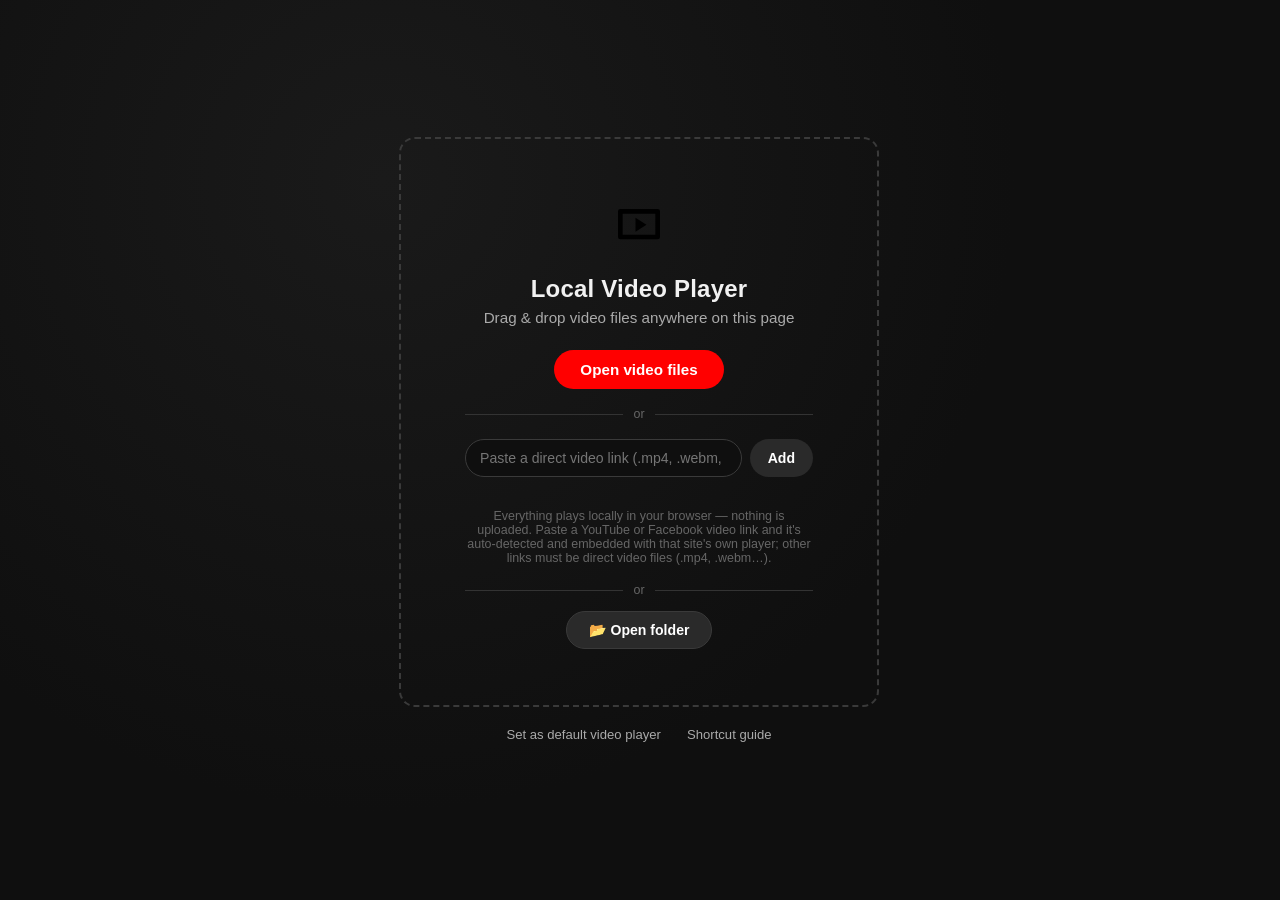
<file: index.html>
<!DOCTYPE html>
<html lang="en">
<head>
<meta charset="UTF-8">
<meta name="viewport" content="width=device-width, initial-scale=1.0">
<title>Local Video Player</title>
<link rel="manifest" href="manifest.webmanifest">
<meta name="theme-color" content="#0f0f0f">
<link rel="icon" type="image/png" href="icons/icon-192.png">
<link rel="apple-touch-icon" href="icons/icon-192.png">
<link rel="stylesheet" href="css/player.css">
</head>
<body>
<div id="app">

  <input type="file" id="fileInput" multiple accept="video/*,.srt,.vtt" hidden>

  <div class="drop-zone" id="dropZone">
    <div class="drop-inner">
      <svg viewBox="0 0 24 24"><path d="M4 6h16a1 1 0 0 1 1 1v11a1 1 0 0 1-1 1H4a1 1 0 0 1-1-1V7a1 1 0 0 1 1-1zm1 2v9h14V8H5zm5.5 1.8 4.7 3-4.7 3v-6z"/></svg>
      <h1>Local Video Player</h1>
      <p>Drag &amp; drop video files anywhere on this page</p>
      <button id="resumeBtn" class="resume-btn" type="button" hidden>&#9654; Back to player</button>
      <div class="saved-landing" id="savedLanding" hidden>
        <div class="saved-landing-title">Your saved videos</div>
        <div class="saved-landing-list"></div>
      </div>
      <button id="openBtn">Open video files</button>
      <div class="or-divider">or</div>
      <div class="url-row">
        <input type="text" id="urlInput" placeholder="Paste a direct video link (.mp4, .webm, .m3u8…)">
        <button id="urlAddBtn">Add</button>
      </div>
      <div class="url-error" id="urlError"></div>
      <p class="hint">Everything plays locally in your browser — nothing is uploaded. Paste a YouTube or Facebook video link and it's auto-detected and embedded with that site's own player; other links must be direct video files (.mp4, .webm…).</p>
    </div>
    <div class="drop-footer" id="dropFooter">
      <button type="button" class="drop-footer-link" id="defaultPlayerBtn">Set as default video player</button>
      <a class="drop-footer-link" href="guide.html" target="_blank" rel="noopener">Shortcut guide</a>
    </div>
  </div>

  <div class="player-wrapper hidden" id="playerWrapper">
    <video id="video" playsinline crossorigin="anonymous"></video>
    <video id="thumbVideo" muted hidden crossorigin="anonymous"></video>
    <canvas id="thumbCanvas" width="150" height="84" hidden></canvas>
    <div id="youtubePlayerContainer"><div id="ytPlayerTarget"></div></div>
    <div id="facebookPlayerContainer"></div>

    <div class="gesture-layer" id="gestureLayer">
      <div class="gesture-zone left" id="zoneLeft"></div>
      <div class="gesture-zone center" id="zoneCenter"></div>
      <div class="gesture-zone right" id="zoneRight"></div>
    </div>

    <div class="seek-flash left" id="flashLeft">
      <svg viewBox="0 0 24 24"><path d="M11 5V1L4.6 6.4 11 12V8c3.3 0 6 2.7 6 6s-2.7 6-6 6-6-2.7-6-6H3c0 4.4 3.6 8 8 8s8-3.6 8-8-3.6-8-8-8z"/></svg>
      <span id="flashLeftLabel">10 seconds</span>
    </div>
    <div class="seek-flash right" id="flashRight">
      <svg viewBox="0 0 24 24"><path d="M13 5V1l6.4 5.4L13 12V8c-3.3 0-6 2.7-6 6s2.7 6 6 6 6-2.7 6-6h2c0 4.4-3.6 8-8 8s-8-3.6-8-8 3.6-8 8-8z"/></svg>
      <span id="flashRightLabel">10 seconds</span>
    </div>
    <div class="center-icon" id="centerIcon"></div>
    <div class="hold-speed-indicator" id="holdSpeedIndicator">
      <span>2x</span>
      <svg viewBox="0 0 24 24"><path d="M4 18l8.5-6L4 6v12zm9-12v12l8.5-6z"/></svg>
    </div>
    <div class="spinner" id="spinner"></div>

    <div class="top-bar" id="topBar">
      <button class="icon-btn" id="homeBtn" title="Home">
        <svg viewBox="0 0 24 24"><path d="M10 20v-6h4v6h5v-8h3L12 3 2 12h3v8z"/></svg>
      </button>
      <button class="icon-btn" id="playlistToggleBtn" title="Show/hide playlist (P)">
        <svg viewBox="0 0 24 24"><path d="M4 6h16v2H4zM4 11h16v2H4zM4 16h10v2H4z"/></svg>
      </button>
      <button class="icon-btn" id="addFilesTopBtn" title="Open more video files">
        <svg viewBox="0 0 24 24"><path d="M19 13h-6v6h-2v-6H5v-2h6V5h2v6h6z"/></svg>
      </button>
      <div class="video-title" id="videoTitle">No video loaded</div>
    </div>

    <div class="fs-study-timer-pill hidden" id="fsStudyTimerPill">
      <svg class="fs-pill-icon" viewBox="0 0 24 24" width="14" height="14"><path d="M15 1H9v2h6zm-4 13h2V8h-2zm8.03-6.61 1.42-1.42c-.43-.51-.9-.99-1.41-1.41l-1.42 1.42A8.962 8.962 0 0 0 12 4c-4.97 0-9 4.03-9 9s4.02 9 9 9 9-4.03 9-9c0-1.98-.65-3.81-1.75-5.29l.78-.71-1.42-1.42zM12 20c-3.87 0-7-3.13-7-7s3.13-7 7-7 7 3.13 7 7-3.13 7-7 7z"/></svg>
      <span class="fs-pill-time" id="fsPillTime">25:00</span>
      <button class="fs-pill-close" id="fsPillCloseBtn" title="Hide">✕</button>
    </div>

    <div class="shortcuts-overlay hidden" id="shortcutsOverlay">
      <div class="shortcuts-card">
        <h2>Keyboard shortcuts</h2>
        <div class="shortcuts-grid" id="shortcutsGrid"></div>
        <a class="shortcuts-guide-link" href="guide.html" target="_blank" rel="noopener">Open the full shortcut guide</a>
        <button class="shortcuts-close" id="shortcutsCloseBtn">Close</button>
      </div>
    </div>

    <div class="toast" id="toast"></div>

    <div class="bottom-controls" id="bottomControls">
      <div class="progress-row">
        <div class="progress-bar" id="progressBar">
          <div class="progress-track" id="progressTrack">
            <div class="progress-buffered" id="bufferedBar"></div>
            <div class="progress-hover" id="hoverBar"></div>
            <div class="progress-played" id="playedBar"></div>
            <div class="progress-ab-segment" id="abSegmentBar"></div>
            <div class="progress-ab-marker" id="abMarkerA" title="Point A"></div>
            <div class="progress-ab-marker" id="abMarkerB" title="Point B"></div>
            <div class="progress-handle" id="progressHandle"></div>
          </div>
          <div class="progress-tooltip" id="progressTooltip">
            <canvas id="tooltipCanvas" width="150" height="84"></canvas>
            <span id="tooltipTime">0:00</span>
          </div>
        </div>
      </div>

      <div class="controls-row">
        <div class="controls-left">
          <button class="icon-btn" id="playBtn" title="Play/Pause (k)"></button>
          <button class="icon-btn" id="prevBtn" title="Previous (Shift+P)">
            <svg viewBox="0 0 24 24"><path d="M6 6h2v12H6zm3.5 6 8.5 6V6z"/></svg>
          </button>
          <button class="icon-btn" id="nextBtn" title="Next (Shift+N)">
            <svg viewBox="0 0 24 24"><path d="M16 6h2v12h-2zM6 6l8.5 6L6 18z"/></svg>
          </button>
          <div class="volume-group" id="volumeGroup">
            <button class="icon-btn" id="muteBtn" title="Mute (m)"></button>
            <input type="range" id="volumeSlider" min="0" max="1" step="0.01" value="1">
          </div>
          <div class="time-display"><span id="curTime">0:00</span> / <span id="durTime">0:00</span></div>
        </div>

        <div class="controls-right">
          <button class="icon-btn small" id="abLoopBtn" title="A/B loop — click to set point A, click again for B">
            <svg viewBox="0 0 24 24"><path d="M10 18v-1H8.42c-1.9 0-3.45-1.48-3.5-3.33-.05-1.92 1.61-3.59 3.53-3.62L10 10V9h4v1h1.58c1.9 0 3.45 1.48 3.5 3.33.05 1.92-1.61 3.59-3.53 3.62L14 17v1z" opacity="0"/><path d="M8 6h2v2H8zm0 4h2v10H8zm6-4h2v2h-2zm0 4h2v10h-2z"/></svg>
            <span class="ab-label">A</span>
          </button>
          <div class="study-timer-wrap">
            <button class="icon-btn small" id="studyTimerBtn" title="Study timer">
              <svg viewBox="0 0 24 24"><path d="M15 1H9v2h6zm-4 13h2V8h-2zm8.03-6.61 1.42-1.42c-.43-.51-.9-.99-1.41-1.41l-1.42 1.42A8.962 8.962 0 0 0 12 4c-4.97 0-9 4.03-9 9s4.02 9 9 9 9-4.03 9-9c0-1.98-.65-3.81-1.75-5.29l.78-.71-1.42-1.42zM12 20c-3.87 0-7-3.13-7-7s3.13-7 7-7 7 3.13 7 7-3.13 7-7 7z"/></svg>
            </button>
          </div>
          <button class="icon-btn small" id="loopBtn" title="Loop (Shift+L)">
            <svg viewBox="0 0 24 24"><path d="M7 7h8v3l4-4-4-4v3H5v6h2V7zm10 10H9v-3l-4 4 4 4v-3h12v-6h-2v4z"/></svg>
          </button>
          <div class="settings-wrap">
            <button class="icon-btn small" id="settingsBtn" title="Settings">
              <svg viewBox="0 0 24 24"><path d="M19.14 12.94a7.1 7.1 0 0 0 .06-.94 7.1 7.1 0 0 0-.06-.94l2.03-1.58a.5.5 0 0 0 .12-.64l-1.92-3.32a.5.5 0 0 0-.6-.22l-2.39.96a7.3 7.3 0 0 0-1.63-.94l-.36-2.54a.5.5 0 0 0-.5-.42h-3.84a.5.5 0 0 0-.5.42l-.36 2.54c-.6.24-1.15.56-1.63.94l-2.39-.96a.5.5 0 0 0-.6.22L2.7 8.84a.5.5 0 0 0 .12.64l2.03 1.58c-.04.3-.06.62-.06.94s.02.64.06.94L2.82 14.5a.5.5 0 0 0-.12.64l1.92 3.32c.13.22.39.3.6.22l2.39-.96c.48.38 1.03.7 1.63.94l.36 2.54c.05.24.26.42.5.42h3.84c.24 0 .45-.18.5-.42l.36-2.54c.6-.24 1.15-.56 1.63-.94l2.39.96c.22.08.47 0 .6-.22l1.92-3.32a.5.5 0 0 0-.12-.64l-2.03-1.58zM12 15.5a3.5 3.5 0 1 1 0-7 3.5 3.5 0 0 1 0 7z"/></svg>
            </button>
            <div class="settings-menu hidden" id="settingsMenu">

              <div class="settings-panel active" id="settingsMainPanel">
                <div class="settings-row" data-target="settingsSpeedPanel">
                  <span>Playback speed</span>
                  <span class="settings-row-value" id="speedRowValue">Normal</span>
                  <span class="settings-row-chevron">›</span>
                </div>
                <div class="settings-row" data-target="settingsSkipPanel">
                  <span>Skip amount</span>
                  <span class="settings-row-value" id="skipRowValue">10 seconds</span>
                  <span class="settings-row-chevron">›</span>
                </div>
                <div class="settings-row" data-target="settingsBtnSizePanel">
                  <span>Button size</span>
                  <span class="settings-row-value" id="btnSizeRowValue">Large</span>
                  <span class="settings-row-chevron">›</span>
                </div>
              </div>

              <div class="settings-panel" id="settingsSpeedPanel">
                <div class="settings-panel-header" data-back>
                  <span class="settings-back-arrow">‹</span><span>Playback speed</span>
                </div>
                <div id="speedOptions"></div>
              </div>

              <div class="settings-panel" id="settingsSkipPanel">
                <div class="settings-panel-header" data-back>
                  <span class="settings-back-arrow">‹</span><span>Skip amount (arrows / double-click)</span>
                </div>
                <div id="skipOptions"></div>
              </div>

              <div class="settings-panel" id="settingsBtnSizePanel">
                <div class="settings-panel-header" data-back>
                  <span class="settings-back-arrow">‹</span><span>Button size</span>
                </div>
                <div id="btnSizeOptions"></div>
              </div>

            </div>
          </div>
          <button class="icon-btn small" id="ccAddBtn" title="Add subtitle file (.srt / .vtt)">
            <svg viewBox="0 0 24 24"><path d="M14 2H6c-1.1 0-1.99.9-1.99 2L4 20c0 1.1.89 2 1.99 2H18c1.1 0 2-.9 2-2V8l-6-6zm2 14h-3v3h-2v-3H8v-2h3v-3h2v3h3v2zm-3-7V3.5L18.5 9H13z"/></svg>
          </button>
          <button class="icon-btn small" id="ccBtn" title="Captions (c)">
            <svg viewBox="0 0 24 24"><path d="M19 4H5c-1.11 0-2 .9-2 2v12c0 1.1.89 2 2 2h14c1.1 0 2-.9 2-2V6c0-1.1-.9-2-2-2zm-8 7H9.5v-.5h-2v3h2V13H11v1c0 .55-.45 1-1 1H7c-.55 0-1-.45-1-1v-4c0-.55.45-1 1-1h3c.55 0 1 .45 1 1v1zm7 0h-1.5v-.5h-2v3h2V13H18v1c0 .55-.45 1-1 1h-3c-.55 0-1-.45-1-1v-4c0-.55.45-1 1-1h3c.55 0 1 .45 1 1v1z"/></svg>
          </button>
          <button class="icon-btn small" id="pipBtn" title="Picture-in-picture (i)">
            <svg viewBox="0 0 24 24"><path d="M19 7H9a2 2 0 0 0-2 2v6a2 2 0 0 0 2 2h10a2 2 0 0 0 2-2V9a2 2 0 0 0-2-2zm0 8H9V9h10v6zM3 5h2v2H3zm0 4h2v2H3zm0 4h2v2H3zm0 4h2v2H3zm4 2h2v-2H5v2H7zm4 0h2v-2h-2v2z" opacity="0"/><path d="M21 3H3a2 2 0 0 0-2 2v14a2 2 0 0 0 2 2h18a2 2 0 0 0 2-2V5a2 2 0 0 0-2-2zm0 16H3V5h18v14zm-2-8h-7a1 1 0 0 0-1 1v4a1 1 0 0 0 1 1h7a1 1 0 0 0 1-1v-4a1 1 0 0 0-1-1z"/></svg>
          </button>
          <button class="icon-btn small" id="theaterBtn" title="Theater mode (t)">
            <svg viewBox="0 0 24 24"><path d="M20 6H4a2 2 0 0 0-2 2v8a2 2 0 0 0 2 2h16a2 2 0 0 0 2-2V8a2 2 0 0 0-2-2zm0 10H4V8h16v8z"/></svg>
          </button>
          <button class="icon-btn small" id="fullscreenBtn" title="Fullscreen (f)"></button>
        </div>
      </div>
    </div>
  </div>

  <div class="playlist-panel hidden" id="playlistPanel">
    <div class="playlist-header">
      <h2>Playlist</h2>
      <div class="playlist-header-btns">
        <button class="icon-btn small" id="saveLinksBtn" title="Save current links to your Saved playlist (survives refresh/close)">
          <svg viewBox="0 0 24 24"><path d="M17 3H7c-1.1 0-2 .9-2 2v16l7-3 7 3V5c0-1.1-.9-2-2-2z"/></svg>
        </button>
        <button class="icon-btn small" id="addMoreBtn" title="Add files">
          <svg viewBox="0 0 24 24"><path d="M19 13h-6v6h-2v-6H5v-2h6V5h2v6h6z"/></svg>
        </button>
        <button class="icon-btn small" id="addUrlBtn2" title="Add from URL">
          <svg viewBox="0 0 24 24">
            <g transform="scale(0.72)">
              <path d="M3.9 12c0-1.71 1.39-3.1 3.1-3.1h4V7H7c-2.76 0-5 2.24-5 5s2.24 5 5 5h4v-1.9H7c-1.71 0-3.1-1.39-3.1-3.1zM8 13h8v-2H8v2zm9-6h-4v1.9h4c1.71 0 3.1 1.39 3.1 3.1s-1.39 3.1-3.1 3.1h-4V17h4c2.76 0 5-2.24 5-5s-2.24-5-5-5z"/>
            </g>
            <circle cx="18" cy="18" r="6.6" fill="#1b1b1b"/>
            <rect x="14.8" y="17" width="6.4" height="2" rx="1"/>
            <rect x="17" y="14.8" width="2" height="6.4" rx="1"/>
          </svg>
        </button>
        <button class="icon-btn small" id="featuresBtn" title="Extra features (resume, multiple playlists, A/B loop, study timer)">
          <svg viewBox="0 0 24 24">
            <g transform="scale(0.8)">
              <path d="M19.14 12.94a7.1 7.1 0 0 0 .06-.94 7.1 7.1 0 0 0-.06-.94l2.03-1.58a.5.5 0 0 0 .12-.64l-1.92-3.32a.5.5 0 0 0-.6-.22l-2.39.96a7.3 7.3 0 0 0-1.63-.94l-.36-2.54a.5.5 0 0 0-.5-.42h-3.84a.5.5 0 0 0-.5.42l-.36 2.54c-.6.24-1.15.56-1.63.94l-2.39-.96a.5.5 0 0 0-.6.22L2.7 8.84a.5.5 0 0 0 .12.64l2.03 1.58c-.04.3-.06.62-.06.94s.02.64.06.94L2.82 14.5a.5.5 0 0 0-.12.64l1.92 3.32c.13.22.39.3.6.22l2.39-.96c.48.38 1.03.7 1.63.94l.36 2.54c.05.24.26.42.5.42h3.84c.24 0 .45-.18.5-.42l.36-2.54c.6-.24 1.15-.56 1.63-.94l2.39.96c.22.08.47 0 .6-.22l1.92-3.32a.5.5 0 0 0-.12-.64l-2.03-1.58zM12 15.5a3.5 3.5 0 1 1 0-7 3.5 3.5 0 0 1 0 7z"/>
            </g>
            <path d="M18.5 15.8v2.1h2.1v1h-2.1v2.1h-1v-2.1h-2.1v-1h2.1v-2.1z"/>
          </svg>
        </button>
        <button class="icon-btn small" id="closePlaylistBtn" title="Close playlist">
          <svg viewBox="0 0 24 24"><path d="M18.3 5.71 12 12.01l-6.3-6.3-1.41 1.41 6.3 6.3-6.3 6.29 1.41 1.41 6.3-6.29 6.3 6.29 1.41-1.41-6.3-6.29 6.3-6.3z"/></svg>
        </button>
      </div>
    </div>
    <div class="playlist-tabs" id="playlistTabs">
      <div class="playlist-tab active" data-tab="playing">Now Playing</div>
      <div class="playlist-tab" data-tab="saved:default">Saved<span class="count" id="savedCountBadge" hidden>0</span></div>
      <div id="extraPlaylistTabs" style="display:contents;"></div>
      <div class="playlist-tab saved-extra" id="addPlaylistTab" data-tab="__add__" title="New playlist">+</div>
    </div>
    <ul id="playlistItems"></ul>
    <ul id="savedItems" class="hidden"></ul>
  </div>

  <div class="shortcuts-overlay hidden" id="urlModalOverlay">
    <div class="shortcuts-card" style="max-width:440px;">
      <h2>Add video from URL</h2>
      <div class="url-row" style="margin-top:0;">
        <input type="text" id="urlModalInput" placeholder="https://example.com/video.mp4">
        <button id="urlModalAddBtn">Add</button>
      </div>
      <div class="url-error" id="urlModalError"></div>
      <p style="color:#888;font-size:.78rem;margin-top:10px;">Paste a YouTube link (youtube.com or youtu.be) or a public Facebook video link (facebook.com, fb.watch) and it's auto-detected and embedded with that site's own player. Other links must be direct video files (.mp4, .webm, .ogg) that the host allows browsers to fetch — it won't work with Netflix or other streaming site pages.</p>
      <button class="shortcuts-close" id="urlModalCloseBtn">Close</button>
    </div>
  </div>

  <div class="shortcuts-overlay hidden" id="featuresOverlay">
    <div class="shortcuts-card" style="max-width:480px;">
      <h2>Extra features</h2>
      <p style="color:#888;font-size:.78rem;margin:-6px 0 4px;">Off by default to keep things simple — switch on whichever you want.</p>
      <div class="feature-row" data-feature="resume">
        <div class="feature-info">
          <div class="feature-name">Resume playback</div>
          <div class="feature-desc">Remembers where you left off on saved video links and picks back up there next time.</div>
        </div>
        <div class="toggle-switch" data-feature="resume"><div class="knob"></div></div>
      </div>
      <div class="feature-row" data-feature="multi">
        <div class="feature-info">
          <div class="feature-name">Multiple playlists</div>
          <div class="feature-desc">Create extra named playlists in the Saved tab, beyond the default one.</div>
        </div>
        <div class="toggle-switch" data-feature="multi"><div class="knob"></div></div>
      </div>
      <div class="feature-row" data-feature="abloop">
        <div class="feature-info">
          <div class="feature-name">A/B loop</div>
          <div class="feature-desc">Adds a button to mark two points and repeat that section on loop.</div>
        </div>
        <div class="toggle-switch" data-feature="abloop"><div class="knob"></div></div>
      </div>
      <div class="feature-row" data-feature="timer">
        <div class="feature-info">
          <div class="feature-name">Study timer</div>
          <div class="feature-desc">Adds a countdown timer button that pauses the video when time's up. Drag its header to move it, drag the corner to resize it.</div>
        </div>
        <div class="toggle-switch" data-feature="timer"><div class="knob"></div></div>
      </div>
      <div class="control-toggles-section">
        <div class="feature-name">Customize player controls</div>
        <div class="feature-desc" style="margin-bottom:10px;">Show or hide individual buttons and elements in the player, one by one.</div>
        <div id="controlToggles"></div>
        <div style="margin-top:8px;">
          <button id="resetControlVisibilityBtn" class="control-reset-btn" type="button">Show all controls</button>
        </div>
      </div>
      <div class="control-toggles-section">
        <div class="feature-name">Default video player</div>
        <div class="feature-desc" style="margin-bottom:10px;">Install this player as an app so videos on your laptop open here.</div>
        <button id="defaultPlayerFeatureBtn" class="control-reset-btn" type="button">Set as default player</button>
      </div>
      <button class="shortcuts-close" id="featuresCloseBtn" style="margin-top:16px;">Close</button>
    </div>
  </div>

  <div class="shortcuts-overlay hidden" id="defaultPlayerOverlay">
    <div class="shortcuts-card dp-card">
      <h2>Set as default video player</h2>
      <p class="dp-intro">Install this site as an app, then choose it for video files. After that, opening any video on your laptop plays it in videoplayer.unish.info.np.</p>
      <ol class="dp-steps">
        <li>
          <div class="dp-step-title">Install the app</div>
          <button type="button" id="dpInstallBtn" class="dp-btn" disabled>Install app</button>
          <div class="dp-status" id="dpStatus"></div>
        </li>
        <li>
          <div class="dp-step-title">Pick it for a video</div>
          <div class="dp-step-text">Right-click any video file, choose <b>Open with</b>, then <b>Choose another app</b>, select <b>Local Video Player</b>, tick <b>Always use this app</b> and press OK.</div>
        </li>
        <li>
          <div class="dp-step-title">Or set it for every video type</div>
          <div class="dp-step-text">Open Windows <b>Settings</b>, <b>Apps</b>, <b>Default apps</b>, search for <b>.mp4</b> and choose Local Video Player. Repeat for .mkv, .webm, .mov, .avi and .m4v.</div>
          <a class="dp-btn dp-link" href="ms-settings:defaultapps">Open Windows default apps</a>
        </li>
      </ol>
      <p class="dp-note">Works with Chrome or Edge on Windows. Windows needs you to confirm the choice yourself, so a website cannot change your defaults silently. <a href="guide.html#default-player" target="_blank" rel="noopener">More details</a></p>
      <button class="shortcuts-close" id="dpCloseBtn">Close</button>
    </div>
  </div>

  <div class="shortcuts-overlay hidden" id="newPlaylistOverlay">
    <div class="shortcuts-card" style="max-width:380px;">
      <h2>New playlist</h2>
      <div class="url-row" style="margin-top:0;">
        <input type="text" id="newPlaylistInput" placeholder="Playlist name" maxlength="40">
        <button id="newPlaylistAddBtn">Create</button>
      </div>
      <button class="shortcuts-close" id="newPlaylistCloseBtn">Cancel</button>
    </div>
  </div>

  <div class="study-timer-menu hidden" id="studyTimerMenu">
    <div class="study-timer-header" id="studyTimerHeader">
      <span class="title">Study timer — drag to move</span>
      <div class="study-timer-header-btns">
        <span class="hide-x" id="studyTimerHideBtn" title="Hide all controls except the timer (H)"><svg viewBox="0 0 24 24"><path d="M12 4.5C7 4.5 2.73 7.61 1 12c1.73 4.39 6 7.5 11 7.5s9.27-3.11 11-7.5c-1.73-4.39-6-7.5-11-7.5zm0 12.5a5 5 0 1 1 0-10 5 5 0 0 1 0 10zm0-8a3 3 0 1 0 0 6 3 3 0 0 0 0-6z"/></svg></span>
        <span class="close-x" id="studyTimerCloseX">✕</span>
      </div>
    </div>
    <div class="study-timer-body">
      <div class="study-timer-setup" id="studyTimerSetup">
        <button class="study-timer-setup-back hidden" id="studyTimerSetupBack" type="button">
          <svg viewBox="0 0 24 24" width="13" height="13"><path d="M20 11H7.83l5.59-5.59L12 4l-8 8 8 8 1.41-1.41L7.83 13H20z"/></svg>
          Back to timer
        </button>
        <div class="study-timer-durations" id="studyTimerDurations"></div>
        <div class="study-timer-custom">
          <input type="number" id="studyTimerCustomInput" min="1" max="300" placeholder="Custom minutes">
        </div>
      </div>
      <div class="study-timer-run" id="studyTimerRun" hidden>
        <button class="study-timer-edit-btn" id="studyTimerEditBtn" title="Change duration">
          <svg viewBox="0 0 24 24" width="14" height="14"><path d="M3 17.25V21h3.75L17.81 9.94l-3.75-3.75L3 17.25zM20.71 7.04c.39-.39.39-1.02 0-1.41l-2.34-2.34c-.39-.39-1.02-.39-1.41 0l-1.83 1.83 3.75 3.75 1.83-1.83z"/></svg>
        </button>
        <button class="study-timer-style-btn" id="studyTimerStyleBtn" title="Switch to analog clock">
          <svg viewBox="0 0 24 24" width="14" height="14"><path d="M12 2a10 10 0 1 0 0 20 10 10 0 0 0 0-20zm0 18a8 8 0 1 1 0-16 8 8 0 0 1 0 16zm.5-13H11v6l5.2 3.1.8-1.3-4.5-2.7V7z"/></svg>
        </button>
        <div class="study-timer-countdown" id="studyTimerCountdown">25:00</div>
        <div class="study-timer-analog" id="studyTimerAnalog" hidden>
          <div class="analog-face" id="analogFace" style="--pct:100%">
            <div class="analog-time" id="analogTime">25:00</div>
          </div>
        </div>
      </div>
      <div class="study-timer-actions">
        <button class="start-btn" id="studyTimerStartBtn">Start</button>
        <button class="stop-btn hidden" id="studyTimerStopBtn">Pause</button>
      </div>
    </div>
    <div class="study-timer-resize-handle" id="studyTimerResizeHandle" title="Drag to resize"></div>
  </div>

</div>

  <script src="genie.js" defer></script>
  <script type="module" src="src/main.js"></script>
  <script src="course-feature.js"></script>
  <script type="module" src="playback-enhancements/index.js"></script>
</body>
</html>
</file>
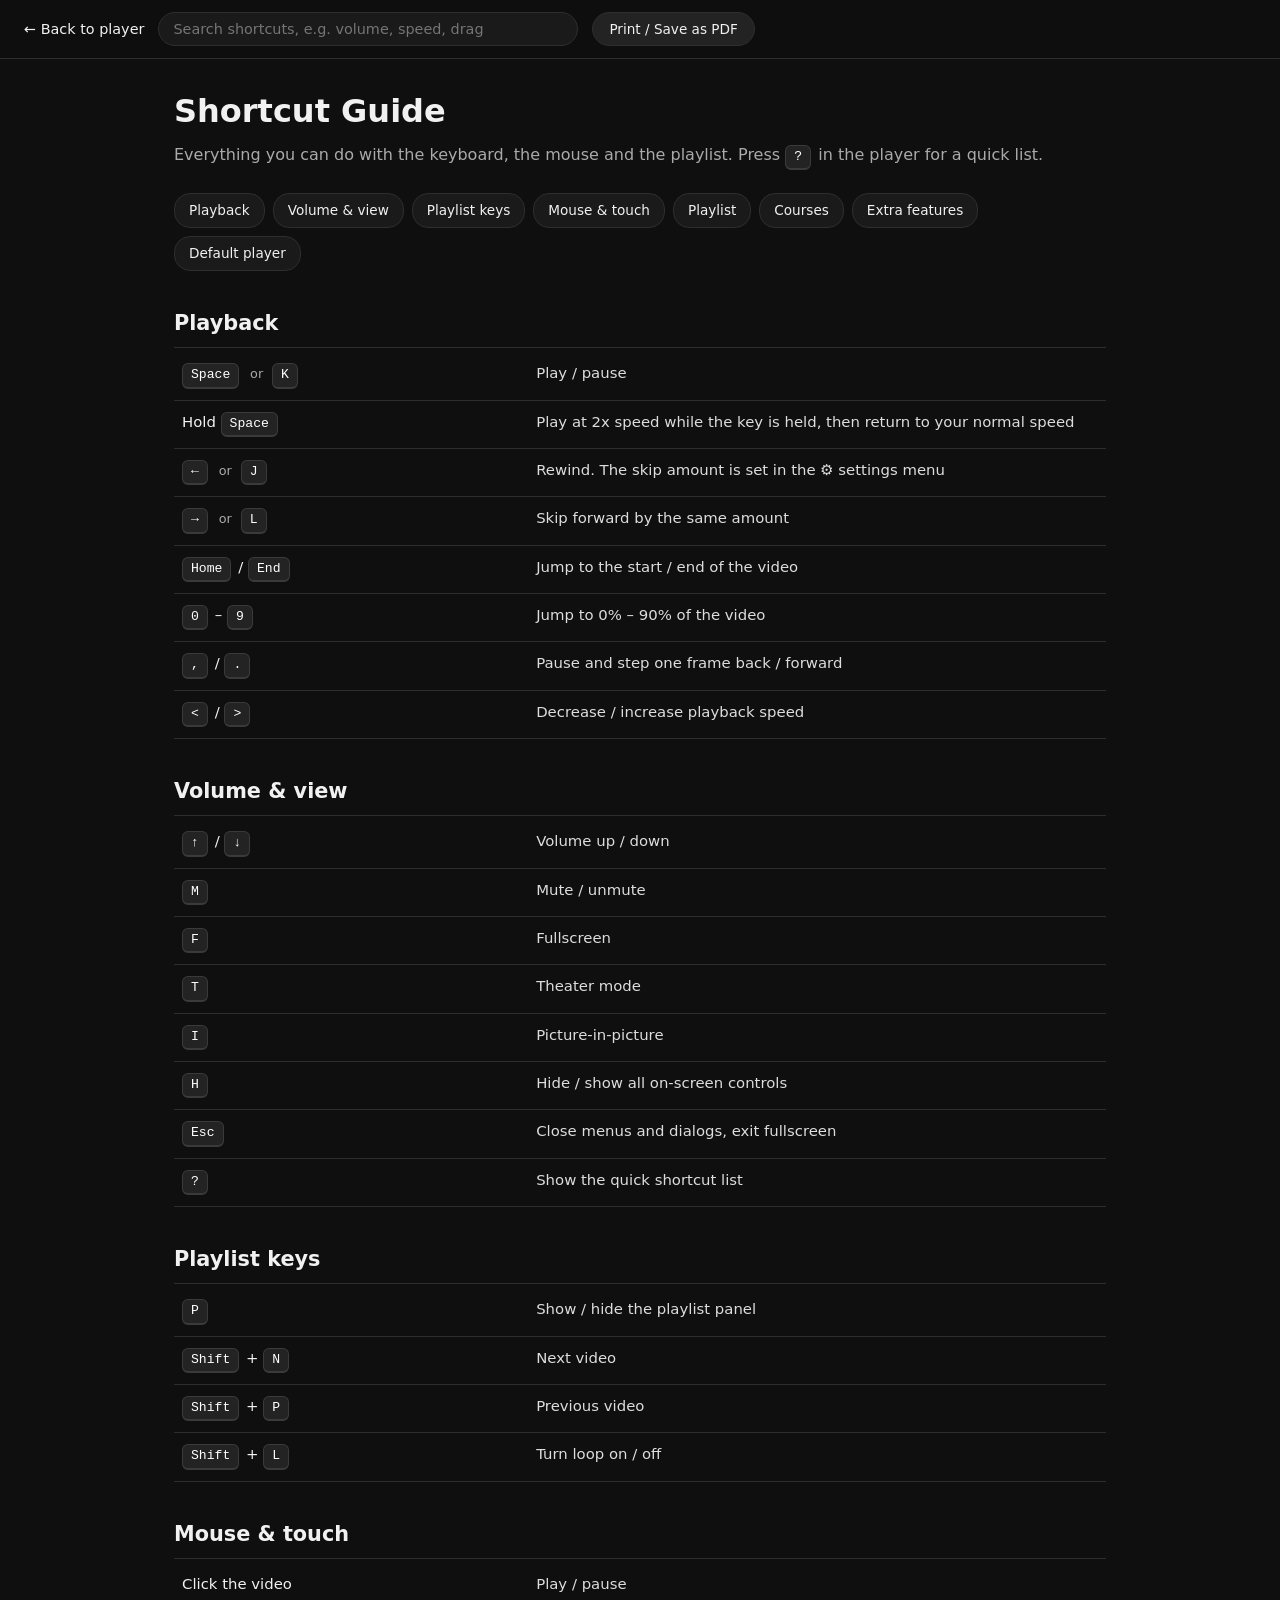
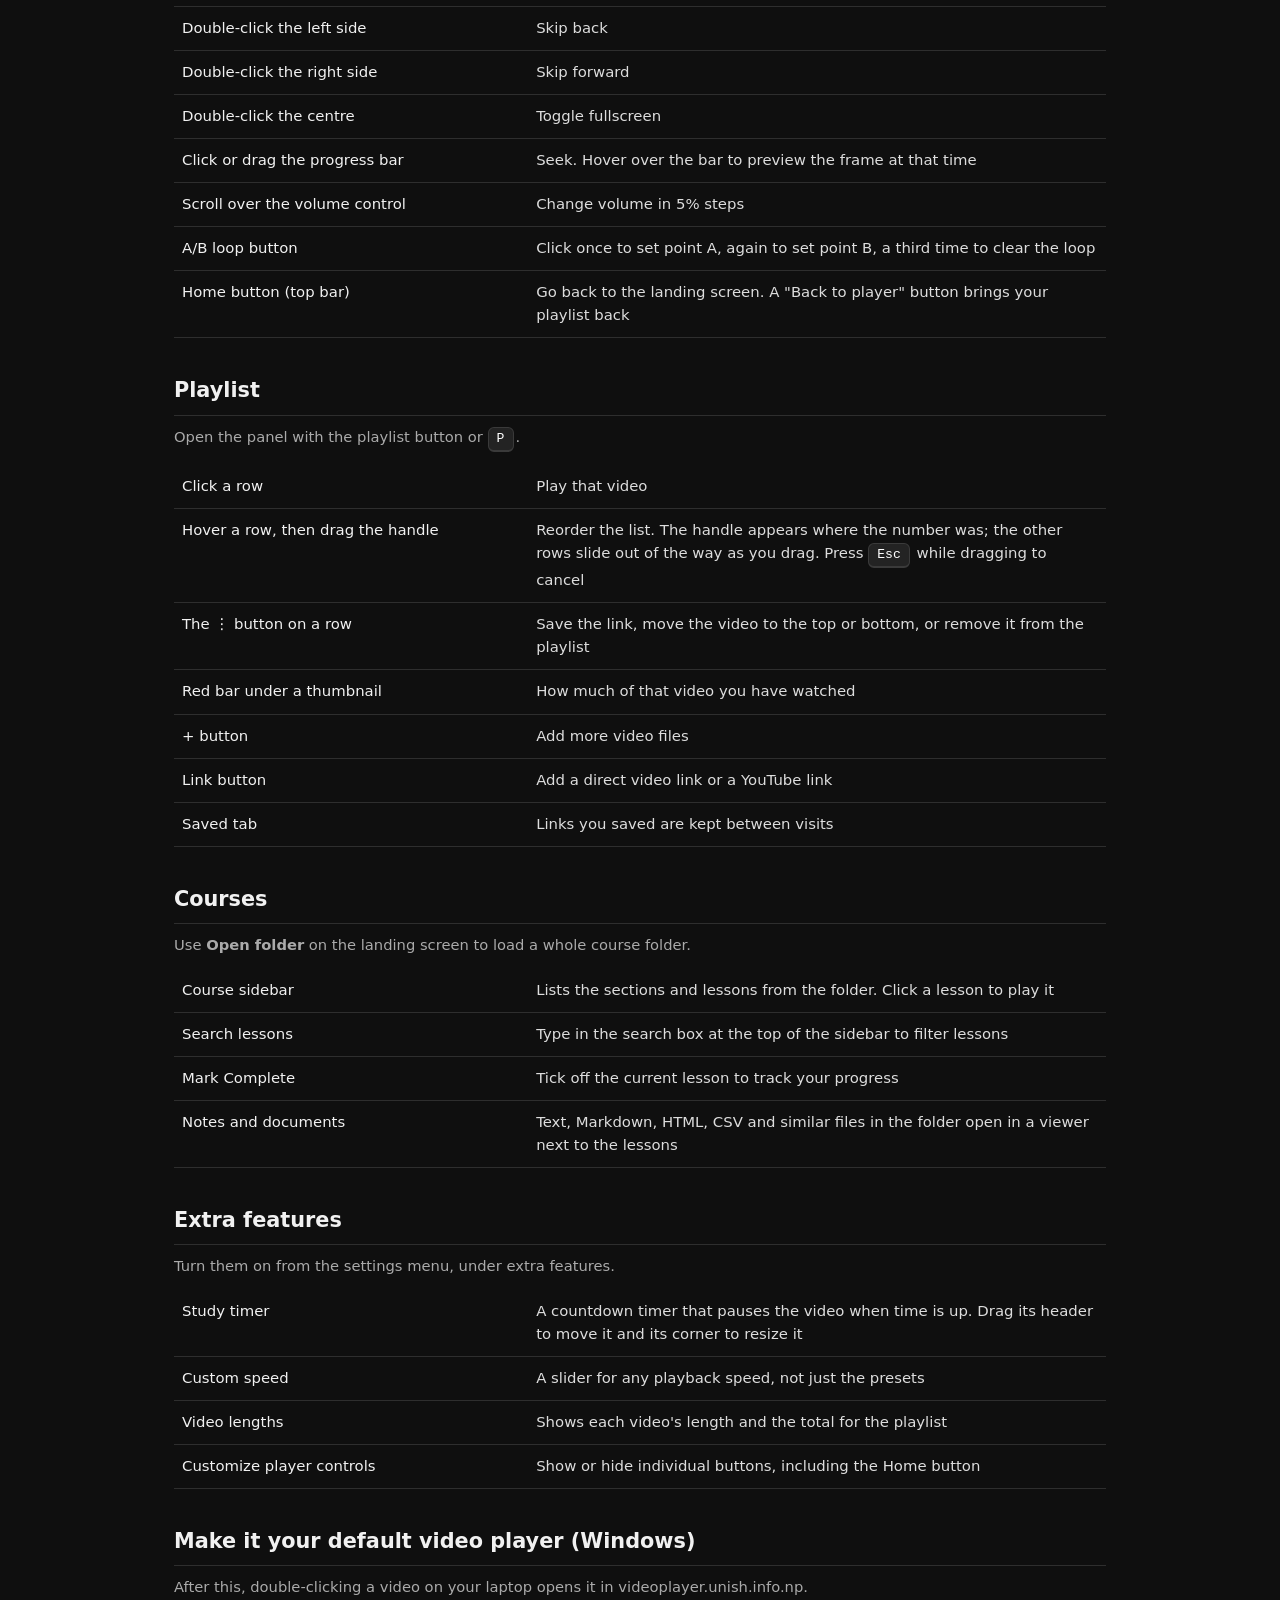
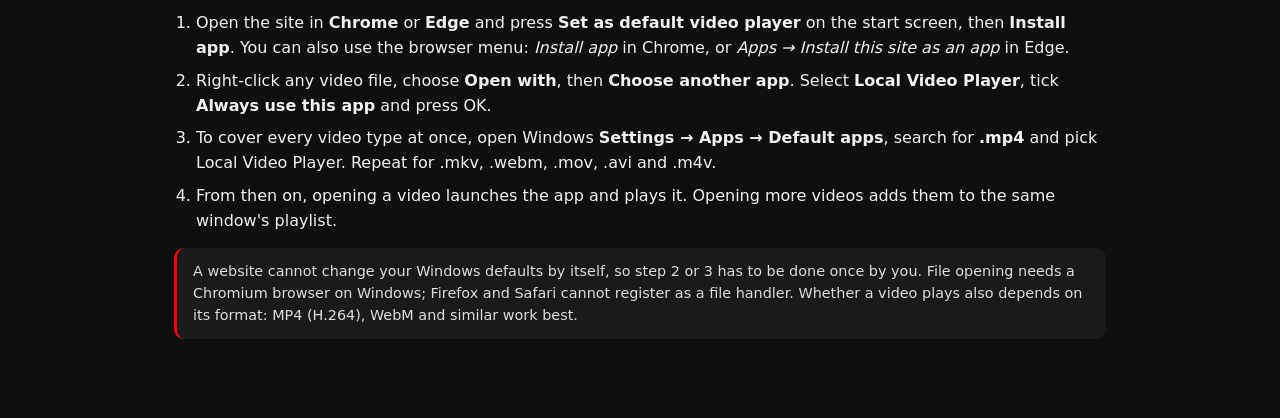
<file: guide.html>
<!DOCTYPE html>
<html lang="en">
<head>
<meta charset="UTF-8">
<meta name="viewport" content="width=device-width, initial-scale=1">
<title>Shortcut Guide - Local Video Player</title>
<link rel="icon" type="image/png" href="icons/icon-192.png">
<link rel="stylesheet" href="css/guide.css">
</head>
<body>

<div class="g-top">
  <a class="g-back" href="index.html">&larr; Back to player</a>
  <input class="g-search" id="guideSearch" type="search" placeholder="Search shortcuts, e.g. volume, speed, drag" autocomplete="off">
  <button class="g-print" id="guidePrint" type="button">Print / Save as PDF</button>
</div>

<main class="g-wrap">
  <header class="g-hero">
    <h1>Shortcut Guide</h1>
    <p>Everything you can do with the keyboard, the mouse and the playlist. Press <kbd>?</kbd> in the player for a quick list.</p>
  </header>

  <ul class="g-toc" id="guideToc">
    <li><a href="#playback">Playback</a></li>
    <li><a href="#audio-view">Volume &amp; view</a></li>
    <li><a href="#playlist-keys">Playlist keys</a></li>
    <li><a href="#mouse">Mouse &amp; touch</a></li>
    <li><a href="#playlist">Playlist</a></li>
    <li><a href="#courses">Courses</a></li>
    <li><a href="#extras">Extra features</a></li>
    <li><a href="#default-player">Default player</a></li>
  </ul>

  <section class="g-section" id="playback">
    <h2>Playback</h2>
    <table class="g-table"><tbody>
      <tr class="g-row"><td><kbd>Space</kbd> <span class="g-or">or</span> <kbd>K</kbd></td><td>Play / pause</td></tr>
      <tr class="g-row"><td>Hold <kbd>Space</kbd></td><td>Play at 2x speed while the key is held, then return to your normal speed</td></tr>
      <tr class="g-row"><td><kbd>&larr;</kbd> <span class="g-or">or</span> <kbd>J</kbd></td><td>Rewind. The skip amount is set in the &#9881; settings menu</td></tr>
      <tr class="g-row"><td><kbd>&rarr;</kbd> <span class="g-or">or</span> <kbd>L</kbd></td><td>Skip forward by the same amount</td></tr>
      <tr class="g-row"><td><kbd>Home</kbd> / <kbd>End</kbd></td><td>Jump to the start / end of the video</td></tr>
      <tr class="g-row"><td><kbd>0</kbd> &ndash; <kbd>9</kbd></td><td>Jump to 0% &ndash; 90% of the video</td></tr>
      <tr class="g-row"><td><kbd>,</kbd> / <kbd>.</kbd></td><td>Pause and step one frame back / forward</td></tr>
      <tr class="g-row"><td><kbd>&lt;</kbd> / <kbd>&gt;</kbd></td><td>Decrease / increase playback speed</td></tr>
    </tbody></table>
  </section>

  <section class="g-section" id="audio-view">
    <h2>Volume &amp; view</h2>
    <table class="g-table"><tbody>
      <tr class="g-row"><td><kbd>&uarr;</kbd> / <kbd>&darr;</kbd></td><td>Volume up / down</td></tr>
      <tr class="g-row"><td><kbd>M</kbd></td><td>Mute / unmute</td></tr>
      <tr class="g-row"><td><kbd>F</kbd></td><td>Fullscreen</td></tr>
      <tr class="g-row"><td><kbd>T</kbd></td><td>Theater mode</td></tr>
      <tr class="g-row"><td><kbd>I</kbd></td><td>Picture-in-picture</td></tr>
      <tr class="g-row"><td><kbd>H</kbd></td><td>Hide / show all on-screen controls</td></tr>
      <tr class="g-row"><td><kbd>Esc</kbd></td><td>Close menus and dialogs, exit fullscreen</td></tr>
      <tr class="g-row"><td><kbd>?</kbd></td><td>Show the quick shortcut list</td></tr>
    </tbody></table>
  </section>

  <section class="g-section" id="playlist-keys">
    <h2>Playlist keys</h2>
    <table class="g-table"><tbody>
      <tr class="g-row"><td><kbd>P</kbd></td><td>Show / hide the playlist panel</td></tr>
      <tr class="g-row"><td><kbd>Shift</kbd> + <kbd>N</kbd></td><td>Next video</td></tr>
      <tr class="g-row"><td><kbd>Shift</kbd> + <kbd>P</kbd></td><td>Previous video</td></tr>
      <tr class="g-row"><td><kbd>Shift</kbd> + <kbd>L</kbd></td><td>Turn loop on / off</td></tr>
    </tbody></table>
  </section>

  <section class="g-section" id="mouse">
    <h2>Mouse &amp; touch</h2>
    <table class="g-table"><tbody>
      <tr class="g-row"><td>Click the video</td><td>Play / pause</td></tr>
      <tr class="g-row"><td>Double-click the left side</td><td>Skip back</td></tr>
      <tr class="g-row"><td>Double-click the right side</td><td>Skip forward</td></tr>
      <tr class="g-row"><td>Double-click the centre</td><td>Toggle fullscreen</td></tr>
      <tr class="g-row"><td>Click or drag the progress bar</td><td>Seek. Hover over the bar to preview the frame at that time</td></tr>
      <tr class="g-row"><td>Scroll over the volume control</td><td>Change volume in 5% steps</td></tr>
      <tr class="g-row"><td>A/B loop button</td><td>Click once to set point A, again to set point B, a third time to clear the loop</td></tr>
      <tr class="g-row"><td>Home button (top bar)</td><td>Go back to the landing screen. A "Back to player" button brings your playlist back</td></tr>
    </tbody></table>
  </section>

  <section class="g-section" id="playlist">
    <h2>Playlist</h2>
    <p class="g-lead">Open the panel with the playlist button or <kbd>P</kbd>.</p>
    <table class="g-table"><tbody>
      <tr class="g-row"><td>Click a row</td><td>Play that video</td></tr>
      <tr class="g-row"><td>Hover a row, then drag the handle</td><td>Reorder the list. The handle appears where the number was; the other rows slide out of the way as you drag. Press <kbd>Esc</kbd> while dragging to cancel</td></tr>
      <tr class="g-row"><td>The &#8942; button on a row</td><td>Save the link, move the video to the top or bottom, or remove it from the playlist</td></tr>
      <tr class="g-row"><td>Red bar under a thumbnail</td><td>How much of that video you have watched</td></tr>
      <tr class="g-row"><td>+ button</td><td>Add more video files</td></tr>
      <tr class="g-row"><td>Link button</td><td>Add a direct video link or a YouTube link</td></tr>
      <tr class="g-row"><td>Saved tab</td><td>Links you saved are kept between visits</td></tr>
    </tbody></table>
  </section>

  <section class="g-section" id="courses">
    <h2>Courses</h2>
    <p class="g-lead">Use <b>Open folder</b> on the landing screen to load a whole course folder.</p>
    <table class="g-table"><tbody>
      <tr class="g-row"><td>Course sidebar</td><td>Lists the sections and lessons from the folder. Click a lesson to play it</td></tr>
      <tr class="g-row"><td>Search lessons</td><td>Type in the search box at the top of the sidebar to filter lessons</td></tr>
      <tr class="g-row"><td>Mark Complete</td><td>Tick off the current lesson to track your progress</td></tr>
      <tr class="g-row"><td>Notes and documents</td><td>Text, Markdown, HTML, CSV and similar files in the folder open in a viewer next to the lessons</td></tr>
    </tbody></table>
  </section>

  <section class="g-section" id="extras">
    <h2>Extra features</h2>
    <p class="g-lead">Turn them on from the settings menu, under extra features.</p>
    <table class="g-table"><tbody>
      <tr class="g-row"><td>Study timer</td><td>A countdown timer that pauses the video when time is up. Drag its header to move it and its corner to resize it</td></tr>
      <tr class="g-row"><td>Custom speed</td><td>A slider for any playback speed, not just the presets</td></tr>
      <tr class="g-row"><td>Video lengths</td><td>Shows each video's length and the total for the playlist</td></tr>
      <tr class="g-row"><td>Customize player controls</td><td>Show or hide individual buttons, including the Home button</td></tr>
    </tbody></table>
  </section>

  <section class="g-section" id="default-player">
    <h2>Make it your default video player (Windows)</h2>
    <p class="g-lead">After this, double-clicking a video on your laptop opens it in videoplayer.unish.info.np.</p>
    <ol class="g-steps">
      <li>Open the site in <b>Chrome</b> or <b>Edge</b> and press <b>Set as default video player</b> on the start screen, then <b>Install app</b>. You can also use the browser menu: <i>Install app</i> in Chrome, or <i>Apps &rarr; Install this site as an app</i> in Edge.</li>
      <li>Right-click any video file, choose <b>Open with</b>, then <b>Choose another app</b>. Select <b>Local Video Player</b>, tick <b>Always use this app</b> and press OK.</li>
      <li>To cover every video type at once, open Windows <b>Settings &rarr; Apps &rarr; Default apps</b>, search for <b>.mp4</b> and pick Local Video Player. Repeat for .mkv, .webm, .mov, .avi and .m4v.</li>
      <li>From then on, opening a video launches the app and plays it. Opening more videos adds them to the same window's playlist.</li>
    </ol>
    <p class="g-note">A website cannot change your Windows defaults by itself, so step 2 or 3 has to be done once by you. File opening needs a Chromium browser on Windows; Firefox and Safari cannot register as a file handler. Whether a video plays also depends on its format: MP4 (H.264), WebM and similar work best.</p>
  </section>

  <p class="g-none" id="guideNone">Nothing matches your search.</p>
</main>

<script src="src/guide.js"></script>
</body>
</html>
</file>
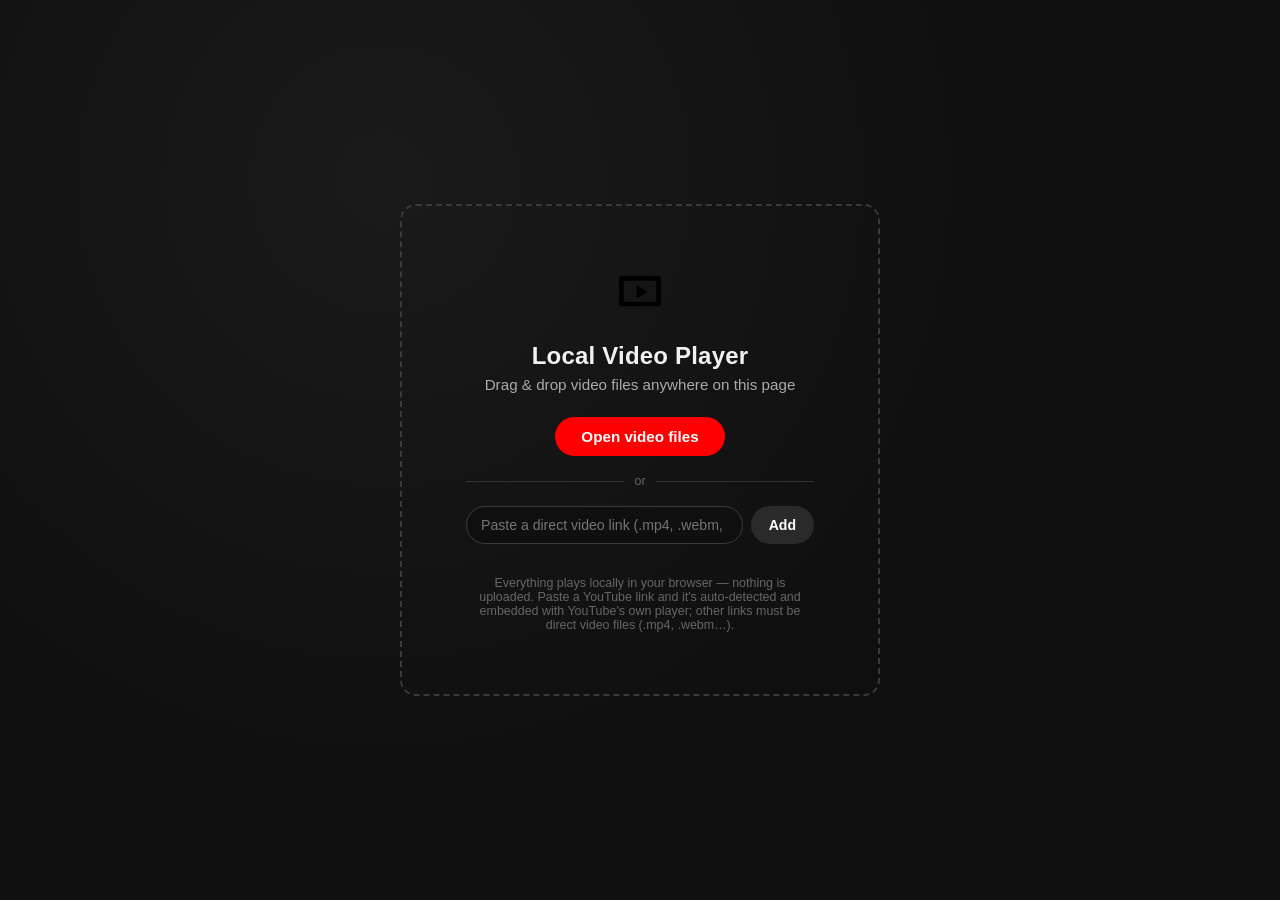
<file: mainstable.html>
<!DOCTYPE html>
<html lang="en">
<head>
<meta charset="UTF-8">
<meta name="viewport" content="width=device-width, initial-scale=1.0">
<title>Local Video Player</title>
<style>
  :root{
    --yt-red:#ff0000;
    --bg:#0f0f0f;
    --panel:#181818;
    --panel-2:#212121;
    --border:#303030;
    --text:#f1f1f1;
    --text-dim:#aaaaaa;
    --control-bg:rgba(0,0,0,.55);
    --control-bg-strong:rgba(0,0,0,.8);
    --accent:#ff0000;
    --radius:8px;
    --btn-size:38px;
    --btn-icon:22px;
    --btn-icon-small:19px;
    font-size:16px;
  }
  #app.btn-sm{ --btn-size:30px; --btn-icon:17px; --btn-icon-small:15px; }
  #app.btn-md{ --btn-size:38px; --btn-icon:22px; --btn-icon-small:19px; }
  #app.btn-lg{ --btn-size:48px; --btn-icon:27px; --btn-icon-small:23px; }
  #app.btn-xl{ --btn-size:58px; --btn-icon:32px; --btn-icon-small:28px; }
  *{box-sizing:border-box;}
  html,body{
    margin:0;padding:0;height:100%;
    background:var(--bg);
    color:var(--text);
    font-family:"Segoe UI",Roboto,-apple-system,"Helvetica Neue",Arial,sans-serif;
    overflow:hidden;
    -webkit-font-smoothing:antialiased;
  }
  #app{
    position:relative;
    width:100vw;height:100vh;
    display:flex;
    background:var(--bg);
  }

  /* ---------------- Drop zone / empty state ---------------- */
  .drop-zone{
    flex:1;
    display:flex;align-items:center;justify-content:center;
    background:
      radial-gradient(circle at 30% 20%, #1a1a1a 0%, var(--bg) 55%);
    transition:background .2s ease;
    position:relative;
  }
  .drop-zone.hidden{ display:none; }
  .drop-zone.dragover{ background:#1c1c1c; }
  .drop-zone.dragover .drop-inner{ border-color:var(--accent); transform:scale(1.02); }
  .drop-inner{
    text-align:center;
    padding:56px 64px;
    border:2px dashed #3a3a3a;
    border-radius:16px;
    transition:all .18s ease;
    max-width:480px;
  }
  .drop-inner svg{ width:56px;height:56px;color:var(--text-dim); margin-bottom:8px; }
  .drop-inner h1{
    font-size:1.5rem;font-weight:600;margin:12px 0 4px;letter-spacing:.2px;
  }
  .drop-inner p{ color:var(--text-dim); margin:6px 0; font-size:.95rem; }
  .drop-inner .hint{ font-size:.78rem; color:#666; margin-top:14px; }
  #openBtn{
    margin-top:18px;
    background:var(--accent);
    color:#fff;border:none;
    padding:11px 26px;
    border-radius:20px;
    font-size:.95rem;font-weight:600;
    cursor:pointer;
    transition:filter .15s ease, transform .1s ease;
  }
  #openBtn:hover{ filter:brightness(1.12); }
  #openBtn:active{ transform:scale(.97); }

  /* ---------------- Player wrapper ---------------- */
  .player-wrapper{
    position:relative;
    flex:1;
    display:flex;align-items:center;justify-content:center;
    background:#000;
    overflow:hidden;
    min-width:0;
  }
  .player-wrapper.hidden{ display:none; }
  #video{
    width:100%;height:100%;
    object-fit:contain;
    background:#000;
    display:block;
  }
  #app.theater .player-wrapper{ flex:1 1 auto; }
  #app.theater .playlist-panel{ width:0; padding:0; border:none; overflow:hidden; }

  /* ---------------- Gesture layer (click zones) ---------------- */
  .gesture-layer{
    position:absolute;inset:0;
    display:flex;
    z-index:2;
  }
  .gesture-zone{ flex:1; }
  .gesture-zone.center{ flex:1.4; }

  /* seek flash (double-tap +-10s like YouTube) */
  .seek-flash{
    position:absolute;top:50%;transform:translateY(-50%);
    width:110px;height:110px;
    border-radius:50%;
    background:rgba(0,0,0,.55);
    display:flex;flex-direction:column;align-items:center;justify-content:center;
    gap:4px;
    opacity:0;pointer-events:none;
    z-index:3;
    transition:opacity .15s ease;
  }
  .seek-flash.left{ left:8%; }
  .seek-flash.right{ right:8%; }
  .seek-flash svg{ width:30px;height:30px;fill:#fff; }
  .seek-flash span{ font-size:.78rem;color:#fff; }
  .seek-flash.show{ opacity:1; animation:pulseFlash .55s ease; }
  @keyframes pulseFlash{
    0%{ transform:translateY(-50%) scale(.85); opacity:0;}
    30%{ transform:translateY(-50%) scale(1); opacity:1;}
    100%{ opacity:1; }
  }

  /* center play/pause flash icon */
  .center-icon{
    position:absolute;top:50%;left:50%;
    transform:translate(-50%,-50%) scale(.7);
    width:74px;height:74px;
    border-radius:50%;
    background:rgba(0,0,0,.6);
    display:flex;align-items:center;justify-content:center;
    opacity:0;
    pointer-events:none;
    z-index:4;
  }
  .center-icon svg{ width:34px;height:34px;fill:#fff; }
  .center-icon.flash{ animation:centerFlash .55s ease; }
  @keyframes centerFlash{
    0%{ opacity:0; transform:translate(-50%,-50%) scale(.6); }
    35%{ opacity:1; transform:translate(-50%,-50%) scale(1); }
    100%{ opacity:0; transform:translate(-50%,-50%) scale(1.15); }
  }

  /* spinner */
  .spinner{
    position:absolute;top:50%;left:50%;
    width:46px;height:46px;
    margin:-23px 0 0 -23px;
    border:3px solid rgba(255,255,255,.25);
    border-top-color:#fff;
    border-radius:50%;
    opacity:0;pointer-events:none;
    z-index:3;
  }
  .spinner.show{ opacity:1; animation:spin .8s linear infinite; }
  @keyframes spin{ to{ transform:rotate(360deg); } }

  /* hold-space-to-fast-forward indicator */
  .hold-speed-indicator{
    position:absolute;top:9%;left:50%;
    transform:translate(-50%,-6px);
    background:rgba(0,0,0,.78);
    color:#fff;
    padding:9px 16px;
    border-radius:22px;
    display:flex;align-items:center;gap:7px;
    font-size:.95rem;font-weight:600;
    opacity:0;pointer-events:none;
    transition:opacity .15s ease, transform .15s ease;
    z-index:6;
  }
  .hold-speed-indicator svg{ width:20px;height:20px;fill:#fff; }
  .hold-speed-indicator.show{
    opacity:1;
    transform:translate(-50%,0);
  }

  /* ---------------- Top bar ---------------- */
  .top-bar{
    position:absolute;top:0;left:0;right:0;
    padding:14px 16px;
    display:flex;align-items:center;gap:12px;
    background:linear-gradient(to bottom, rgba(0,0,0,.65), transparent);
    z-index:5;
    opacity:1;
    transition:opacity .25s ease;
  }
  .video-title{
    font-size:.95rem;font-weight:500;
    color:#fff;
    text-shadow:0 1px 3px rgba(0,0,0,.6);
    white-space:nowrap;overflow:hidden;text-overflow:ellipsis;
  }

  /* ---------------- Bottom controls ---------------- */
  .bottom-controls{
    position:absolute;left:0;right:0;bottom:0;
    z-index:5;
    background:linear-gradient(to top, rgba(0,0,0,.82), rgba(0,0,0,.35) 60%, transparent);
    padding:6px 12px 8px;
    opacity:1;
    transform:translateY(0);
    transition:opacity .25s ease, transform .25s ease;
  }
  .player-wrapper.controls-hidden .bottom-controls,
  .player-wrapper.controls-hidden .top-bar{
    opacity:0;
    pointer-events:none;
  }
  .player-wrapper.controls-hidden{ cursor:none; }

  .progress-row{ padding:0 2px 2px; }
  .progress-bar{
    position:relative;
    height:16px;
    display:flex;
    align-items:center;
    cursor:pointer;
    touch-action:none;
  }
  .progress-track{
    position:relative;
    width:100%;
    height:5px;
    border-radius:3px;
    background:rgba(255,255,255,.25);
    transition:height .1s ease;
  }
  .progress-bar:hover .progress-track,
  .progress-bar.scrubbing .progress-track{ height:8px; }
  .progress-buffered,.progress-played,.progress-hover{
    position:absolute;top:0;left:0;height:100%;border-radius:3px;
  }
  .progress-buffered{ background:rgba(255,255,255,.4); width:0%; }
  .progress-hover{ background:rgba(255,255,255,.3); width:0%; display:none; }
  .progress-played{ background:var(--accent); width:0%; }
  .progress-ab-segment{
    position:absolute;top:0;height:100%;
    background:rgba(255,193,7,.55);
    border-radius:3px;
    pointer-events:none;
    display:none;
    z-index:1;
  }
  .progress-ab-marker{
    position:absolute;top:50%;
    width:3px;height:13px;
    transform:translate(-50%,-50%);
    background:#ffc107;
    border-radius:2px;
    pointer-events:none;
    display:none;
    z-index:2;
    box-shadow:0 0 2px rgba(0,0,0,.7);
  }
  .progress-handle{
    position:absolute;top:50%;
    width:13px;height:13px;
    background:var(--accent);
    border-radius:50%;
    transform:translate(-50%,-50%) scale(0);
    left:0%;
    transition:transform .1s ease;
    box-shadow:0 0 3px rgba(0,0,0,.5);
    z-index:3;
  }
  .progress-bar:hover .progress-handle{ transform:translate(-50%,-50%) scale(1); }
  .progress-bar.scrubbing .progress-handle{ transform:translate(-50%,-50%) scale(1.15); }

  .progress-tooltip{
    position:absolute;
    bottom:22px;
    transform:translateX(-50%);
    background:#0b0b0b;
    border:1px solid #333;
    border-radius:6px;
    padding:5px;
    display:none;
    flex-direction:column;
    align-items:center;
    gap:3px;
    pointer-events:none;
    z-index:6;
  }
  .progress-tooltip canvas{
    width:150px;height:84px;
    border-radius:4px;
    background:#000;
    display:block;
  }
  .progress-tooltip span{ font-size:.72rem;color:#fff; }

  .controls-row{
    display:flex;align-items:center;justify-content:space-between;
    padding-top:2px;
  }
  .controls-left,.controls-right{ display:flex;align-items:center;gap:2px; }

  .icon-btn{
    background:none;border:none;
    color:#fff;
    width:var(--btn-size);height:var(--btn-size);
    display:flex;align-items:center;justify-content:center;
    border-radius:50%;
    cursor:pointer;
    opacity:.9;
    transition:background .12s ease, opacity .12s ease, width .15s ease, height .15s ease;
    flex-shrink:0;
  }
  .icon-btn:hover{ background:rgba(255,255,255,.15); opacity:1; }
  .icon-btn:active{ background:rgba(255,255,255,.25); }
  .icon-btn svg{ width:var(--btn-icon);height:var(--btn-icon); fill:#fff; transition:width .15s ease, height .15s ease; }
  .icon-btn.small svg{ width:var(--btn-icon-small);height:var(--btn-icon-small); }
  .icon-btn.active{ color:var(--accent); }
  .icon-btn.active svg{ fill:var(--accent); }
  .icon-btn[disabled]{ opacity:.3;cursor:default; }
  .icon-btn[disabled]:hover{ background:none; }

  .volume-group{ display:flex;align-items:center;gap:2px; }
  .volume-group input[type=range]{
    width:0;
    opacity:0;
    transition:width .18s ease, opacity .18s ease, margin .18s ease;
    accent-color:#fff;
    cursor:pointer;
    height:3px;
  }
  .volume-group:hover input[type=range],
  .volume-group.active input[type=range]{
    width:70px;opacity:1;margin-right:6px;
  }

  .time-display{
    font-size:.8rem;color:#fff;
    margin-left:8px;white-space:nowrap;
    font-variant-numeric:tabular-nums;
    opacity:.95;
  }

  .settings-wrap{ position:relative; }
  .settings-menu{
    position:absolute;bottom:46px;right:0;
    background:rgba(28,28,28,.97);
    border-radius:8px;
    padding:6px 0;
    min-width:190px;
    box-shadow:0 4px 18px rgba(0,0,0,.5);
    z-index:10;
    font-size:.85rem;
  }
  .settings-menu.hidden{ display:none; }
  .settings-menu .menu-title{
    padding:8px 14px;color:#aaa;font-size:.72rem;text-transform:uppercase;letter-spacing:.5px;
  }
  .settings-menu .menu-divider{
    height:1px;background:#333;margin:4px 0;
  }
  .speed-option{
    padding:8px 14px;
    display:flex;justify-content:space-between;
    cursor:pointer;
    color:#eee;
  }
  .speed-option:hover{ background:rgba(255,255,255,.08); }
  .speed-option.selected{ color:var(--accent); }
  .speed-option.selected::after{ content:"✓"; }

  /* ---------------- Feature-gated UI (hidden unless enabled in Extra features) ---------------- */
  #app:not(.feat-abloop) #abLoopBtn{ display:none; }
  #app:not(.feat-timer) #studyTimerBtn{ display:none; }
  #app:not(.feat-multi) .playlist-tab.saved-extra{ display:none; }
  #app:not(.feat-multi) #addPlaylistTab{ display:none; }

  /* ---------------- Extra features overlay ---------------- */
  .feature-row{
    display:flex;align-items:center;justify-content:space-between;
    gap:14px;padding:12px 2px;
    border-bottom:1px solid #262626;
  }
  .feature-row:last-of-type{ border-bottom:none; }
  .control-toggles-section{
    padding:12px 2px 4px;
    border-top:1px solid #262626;
  }
  .feature-row .feature-info{ flex:1;min-width:0; }
  .feature-row .feature-name{ font-size:.92rem;font-weight:600;color:#f1f1f1; }
  .feature-row .feature-desc{ font-size:.78rem;color:#999;margin-top:3px;line-height:1.4; }
  .toggle-switch{
    position:relative;flex-shrink:0;
    width:42px;height:24px;
    background:#3a3a3a;
    border-radius:14px;
    cursor:pointer;
    transition:background .15s ease;
  }
  .toggle-switch.on{ background:var(--accent); }
  .toggle-switch .knob{
    position:absolute;top:3px;left:3px;
    width:18px;height:18px;
    background:#fff;border-radius:50%;
    transition:transform .15s ease;
    box-shadow:0 1px 2px rgba(0,0,0,.4);
  }
  .toggle-switch.on .knob{ transform:translateX(18px); }

  /* ---------------- Per-control show/hide toggles (in ⚙ settings) ---------------- */
  #controlToggles{
    display:grid;
    grid-template-columns:1fr 1fr;
    gap:0 4px;
    padding:2px 8px 4px;
  }
  .control-toggle-row{
    display:flex;align-items:center;justify-content:space-between;
    gap:6px;
    padding:5px 4px;
    font-size:.74rem;
    color:#ddd;
    line-height:1.2;
  }
  .control-toggle-row span{ min-width:0; }
  .toggle-switch.mini{ width:30px;height:18px;flex-shrink:0; }
  .toggle-switch.mini .knob{ width:12px;height:12px; }
  .toggle-switch.mini.on .knob{ transform:translateX(12px); }
  .control-reset-btn{
    background:none;border:1px solid #3a3a3a;color:#ccc;
    padding:5px 10px;border-radius:12px;font-size:.72rem;cursor:pointer;
  }
  .control-reset-btn:hover{ background:rgba(255,255,255,.08);color:#fff; }

  /* ---------------- A/B loop badge ---------------- */
  #abLoopBtn{ position:relative; }
  #abLoopBtn .ab-label{
    position:absolute;bottom:1px;right:1px;
    font-size:.55rem;font-weight:800;
    background:#000;color:#fff;
    border-radius:3px;padding:0 2px;
    line-height:1.3;
    display:none;
  }
  #abLoopBtn.ab-armed .ab-label,
  #abLoopBtn.active .ab-label{ display:block; }

  /* ---------------- Fullscreen study timer pill ----------------
     The main draggable study-timer panel lives outside the player
     element (appended to #app so it can float anywhere on screen),
     which means it — and every control on it — vanishes the moment
     the browser's real Fullscreen API takes over, since only the
     fullscreened element's own subtree stays on screen. This pill
     lives inside playerWrapper itself, so it's the only way to see
     the countdown while fullscreen. It only appears once a session
     is actually running, and reveals a ✕ on hover to dismiss it for
     the rest of that fullscreen session (it comes back next time
     fullscreen is (re-)entered while a session is still running). */
  .fs-study-timer-pill{
    position:absolute;top:14px;right:16px;
    display:flex;align-items:center;gap:7px;
    background:rgba(0,0,0,.72);
    color:#fff;
    padding:6px 10px 6px 12px;
    border-radius:999px;
    font-size:.78rem;
    z-index:8;
  }
  .fs-study-timer-pill.hidden{ display:none; }
  .fs-pill-icon{ fill:#fff;flex-shrink:0; }
  .fs-pill-time{ font-variant-numeric:tabular-nums;white-space:nowrap; }
  .fs-pill-close{
    background:none;border:none;color:#fff;
    width:18px;height:18px;border-radius:50%;
    display:flex;align-items:center;justify-content:center;
    font-size:.66rem;line-height:1;cursor:pointer;
    opacity:0;transform:scale(.7);
    transition:opacity .15s ease, transform .15s ease, background .15s ease;
    flex-shrink:0;
    pointer-events:none;
    margin-left:-2px;
  }
  .fs-study-timer-pill:hover .fs-pill-close{
    opacity:1;transform:scale(1);pointer-events:auto;
  }
  .fs-pill-close:hover{ background:rgba(255,255,255,.22); }
  .fs-pill-btn{
    background:var(--accent);color:#fff;border:none;
    padding:3px 11px;border-radius:999px;font-size:.72rem;font-weight:600;cursor:pointer;
    flex-shrink:0;
  }
  .fs-pill-btn:hover{ filter:brightness(1.12); }
  .fs-pill-stop{
    background:#333;width:20px;height:20px;padding:0;border-radius:50%;
    display:flex;align-items:center;justify-content:center;font-size:.7rem;line-height:1;
  }
  .fs-pill-stop.hidden{ display:none; }

  /* ---------------- Study timer ---------------- */
  .study-timer-wrap{ position:relative; }
  .study-timer-menu{
    position:fixed;
    background:rgba(28,28,28,.97);
    border-radius:10px;
    padding:0;
    width:230px;
    min-width:200px;
    box-shadow:0 4px 18px rgba(0,0,0,.5);
    z-index:50;
    font-size:.85rem;
    display:flex;
    flex-direction:column;
    overflow:hidden;
  }
  .study-timer-menu.hidden{ display:none; }
  .study-timer-header{
    display:flex;align-items:center;justify-content:space-between;
    padding:8px 6px 8px 12px;
    background:#222;
    cursor:move;
    user-select:none;
    border-bottom:1px solid #333;
    flex-shrink:0;
    touch-action:none;
  }
  .study-timer-header .title{
    font-size:.72rem;text-transform:uppercase;letter-spacing:.5px;color:#aaa;
  }
  .study-timer-header-btns{
    display:flex;align-items:center;gap:4px;flex-shrink:0;
  }
  .study-timer-header .close-x,
  .study-timer-header .hide-x{
    cursor:pointer;color:#999;width:22px;height:22px;border-radius:50%;
    display:flex;align-items:center;justify-content:center;font-size:.85rem;
    flex-shrink:0;
  }
  .study-timer-header .hide-x{ font-size:.7rem;font-weight:700; }
  .study-timer-header .close-x:hover,
  .study-timer-header .hide-x:hover{ background:rgba(255,255,255,.15);color:#fff; }
  .study-timer-header .hide-x.active{ background:#3b82f6;color:#fff; }
  .study-timer-body{
    padding:12px 14px 14px;
    overflow:auto;
    flex:1;
    min-height:0;
    display:flex;
    flex-direction:column;
  }
  .study-timer-durations{ display:flex;gap:6px;margin-bottom:10px;flex-wrap:wrap; }
  .study-timer-durations button{
    background:#2a2a2a;color:#eee;border:1px solid #3a3a3a;
    padding:5px 10px;border-radius:14px;font-size:.78rem;cursor:pointer;
  }
  .study-timer-durations button.selected{ background:var(--accent);border-color:var(--accent);color:#fff; }
  .study-timer-custom{
    display:flex;gap:6px;margin-bottom:10px;flex-shrink:0;
  }
  .study-timer-custom input{
    width:0;flex:1;min-width:0;
    background:#0f0f0f;border:1px solid #3a3a3a;color:#f1f1f1;
    padding:6px 8px;border-radius:14px;font-size:.78rem;outline:none;
  }
  .study-timer-custom input:focus{ border-color:var(--accent); }
  .study-timer-custom input::-webkit-outer-spin-button,
  .study-timer-custom input::-webkit-inner-spin-button{ margin:0; }
  .study-timer-setup[hidden],
  .study-timer-run[hidden]{ display:none; }
  .study-timer-run{
    position:relative;
    display:flex;align-items:center;justify-content:center;
    margin:4px 0 12px;
    min-height:38px;
    flex:1 1 auto;
  }
  .study-timer-edit-btn{
    position:absolute;left:0;top:50%;transform:translateY(-50%);
    background:#2a2a2a;border:1px solid #3a3a3a;color:#ccc;
    width:27px;height:27px;border-radius:50%;flex-shrink:0;
    display:flex;align-items:center;justify-content:center;
    cursor:pointer;
  }
  .study-timer-edit-btn:hover{ background:#3a3a3a;color:#fff; }
  .study-timer-edit-btn svg{ fill:currentColor; }
  .study-timer-countdown{
    font-size:1.4rem;font-weight:700;color:#fff;text-align:center;
    font-variant-numeric:tabular-nums;
    flex:1;
    transition:opacity .15s ease;
  }
  .study-timer-run.paused .study-timer-countdown{ opacity:.5; }
  .study-timer-actions{ display:flex;gap:8px;flex-shrink:0; }
  .study-timer-actions button[hidden]{ display:none; }
  .study-timer-actions button{
    flex:1;border:none;border-radius:16px;padding:7px 0;font-weight:600;font-size:.82rem;cursor:pointer;
  }
  .study-timer-actions .start-btn{ background:var(--accent);color:#fff; }
  .study-timer-actions .stop-btn{ background:#2a2a2a;color:#eee; }
  .study-timer-resize-handle{
    position:absolute;right:0;bottom:0;
    width:18px;height:18px;
    cursor:nwse-resize;
    z-index:2;
    touch-action:none;
  }
  .study-timer-resize-handle::after{
    content:"";
    position:absolute;right:4px;bottom:4px;
    width:8px;height:8px;
    border-right:2px solid #777;
    border-bottom:2px solid #777;
  }
  body.lvp-no-select{ user-select:none; }

  /* ---------------- Study timer: minimal mode (H button) ----------------
     Hides every button/control in the panel except the countdown display
     and the H toggle button itself, so the timer can sit on screen with
     nothing else visible or clickable. */
  .study-timer-menu.minimal-mode .study-timer-header .close-x,
  .study-timer-menu.minimal-mode .study-timer-edit-btn,
  .study-timer-menu.minimal-mode .study-timer-actions,
  .study-timer-menu.minimal-mode .study-timer-setup{
    display:none !important;
  }

  /* ---------------- Multi-playlist tabs ---------------- */
  .playlist-tab{ position:relative; }
  .playlist-tab .tab-del{
    display:none;
    position:absolute;top:2px;right:2px;
    width:14px;height:14px;
    background:#000;border-radius:50%;
    align-items:center;justify-content:center;
    font-size:.6rem;color:#fff;
    cursor:pointer;
  }
  .playlist-tab.saved-extra:hover .tab-del{ display:flex; }

  /* ---------------- Playlist panel ---------------- */
  .playlist-panel{
    width:320px;flex-shrink:0;
    background:var(--panel);
    border-left:1px solid var(--border);
    display:flex;flex-direction:column;
    transition:width .18s ease, padding .18s ease;
  }
  .playlist-panel.hidden{ display:none; }
  .playlist-header{
    display:flex;align-items:center;justify-content:space-between;
    padding:14px 16px;border-bottom:1px solid var(--border);
    flex-shrink:0;
  }
  .playlist-header h2{ font-size:1rem;margin:0;font-weight:600; }
  .playlist-header-btns{ display:flex;gap:4px; }
  .playlist-tabs{
    display:flex;flex-shrink:0;
    border-bottom:1px solid var(--border);
  }
  .playlist-tab{
    flex:1;text-align:center;
    padding:9px 6px;
    font-size:.78rem;font-weight:600;
    color:var(--text-dim);
    cursor:pointer;
    border-bottom:2px solid transparent;
    transition:color .12s ease, border-color .12s ease;
    user-select:none;
  }
  .playlist-tab:hover{ color:#ddd; }
  .playlist-tab.active{ color:#fff;border-bottom-color:var(--accent); }
  .playlist-tab .count{
    display:inline-block;
    background:#333;color:#ccc;
    font-size:.68rem;font-weight:700;
    padding:1px 6px;border-radius:9px;
    margin-left:5px;
  }
  .playlist-tab.active .count{ background:var(--accent);color:#fff; }
  #savedItems{ list-style:none;margin:0;padding:6px;overflow-y:auto;flex:1; }
  #savedItems.hidden{ display:none; }
  #playlistItems.hidden{ display:none; }
  .saved-empty{
    padding:30px 16px;text-align:center;
    color:var(--text-dim);font-size:.82rem;line-height:1.5;
  }
  .playlist-item .item-actions{ display:flex;gap:2px;flex-shrink:0; }
  .playlist-item .load-btn{
    background:none;border:none;color:#888;
    width:26px;height:26px;border-radius:50%;
    cursor:pointer;flex-shrink:0;
    display:flex;align-items:center;justify-content:center;
  }
  .playlist-item .load-btn:hover{ background:rgba(255,255,255,.12);color:var(--accent); }
  .playlist-item .load-btn svg{ width:15px;height:15px;fill:currentColor; }
  #playlistItems{
    list-style:none;margin:0;padding:6px;overflow-y:auto;flex:1;
  }
  .playlist-item{
    display:flex;align-items:center;gap:10px;
    padding:8px;border-radius:8px;
    cursor:pointer;
    margin-bottom:2px;
    position:relative;
  }
  .playlist-item:hover{ background:var(--panel-2); }
  .playlist-item.playing{ background:#2a2a2a; }
  .playlist-item .thumb{
    width:80px;height:45px;flex-shrink:0;
    background:#000;border-radius:4px;
    display:flex;align-items:center;justify-content:center;
    overflow:hidden;
    position:relative;
  }
  .playlist-item .thumb svg{ width:18px;height:18px;fill:#666; }
  .playlist-item .thumb .playing-badge{
    position:absolute;inset:0;
    background:rgba(0,0,0,.45);
    display:none;
    align-items:center;justify-content:center;
  }
  .playlist-item.playing .thumb .playing-badge{ display:flex; }
  .playlist-item .meta{ flex:1;min-width:0; }
  .playlist-item .meta .name{
    font-size:.82rem;color:#eee;
    white-space:nowrap;overflow:hidden;text-overflow:ellipsis;
  }
  .playlist-item .meta .dur{ font-size:.72rem;color:#888;margin-top:2px; }
  .playlist-item .remove-btn{
    background:none;border:none;color:#888;
    width:26px;height:26px;border-radius:50%;
    cursor:pointer;flex-shrink:0;
    display:flex;align-items:center;justify-content:center;
  }
  .playlist-item .remove-btn:hover{ background:rgba(255,255,255,.12);color:#fff; }
  .playlist-item .remove-btn svg{ width:15px;height:15px;fill:currentColor; }

  /* ---------------- Shortcuts overlay ---------------- */
  .shortcuts-overlay{
    position:absolute;inset:0;
    background:rgba(0,0,0,.82);
    z-index:20;
    display:flex;align-items:center;justify-content:center;
  }
  .shortcuts-overlay.hidden{ display:none; }
  .shortcuts-card{
    background:#181818;
    border:1px solid var(--border);
    border-radius:12px;
    padding:26px 30px;
    max-width:560px;width:90%;
    max-height:80vh;overflow-y:auto;
  }
  .shortcuts-card h2{ margin:0 0 14px;font-size:1.15rem; }
  .shortcuts-grid{
    display:grid;grid-template-columns:1fr 1fr;gap:8px 26px;
  }
  .shortcut-row{
    display:flex;justify-content:space-between;align-items:center;
    padding:5px 0;border-bottom:1px solid #262626;
    font-size:.84rem;
  }
  .shortcut-row span.label{ color:#ccc; }
  .kbd{
    background:#2c2c2c;border:1px solid #3d3d3d;border-bottom-width:2px;
    border-radius:5px;padding:2px 7px;font-size:.75rem;color:#fff;
    font-family:inherit;
  }
  .shortcuts-close{
    margin-top:18px;background:var(--accent);color:#fff;border:none;
    padding:9px 20px;border-radius:18px;cursor:pointer;font-weight:600;font-size:.85rem;
  }

  /* toast (e.g. "Removed from playlist") */
  .toast{
    position:absolute;bottom:80px;left:50%;transform:translateX(-50%) translateY(10px);
    background:rgba(20,20,20,.95);
    color:#fff;padding:9px 18px;border-radius:20px;
    font-size:.82rem;
    opacity:0;pointer-events:none;
    transition:opacity .2s ease, transform .2s ease;
    z-index:30;
    border:1px solid #333;
  }
  .toast.show{ opacity:1;transform:translateX(-50%) translateY(0); }

  /* ---------------- YouTube embed mode ---------------- */
  #youtubePlayerContainer{
    position:absolute;inset:0;
    width:100%;height:100%;
    background:#000;
    display:none;
    z-index:1;
  }
  #youtubePlayerContainer iframe{ width:100%;height:100%;border:none;display:block; }
  .player-wrapper.yt-mode #youtubePlayerContainer{ display:block; }
  .player-wrapper.yt-mode #video{ display:none !important; }
  .yt-badge{
    display:inline-block;
    background:#ff0000;color:#fff;
    font-size:.62rem;font-weight:700;
    padding:1px 5px;border-radius:3px;
    margin-left:6px;letter-spacing:.3px;
    vertical-align:middle;
  }

  /* ---------------- URL input row ---------------- */
  .url-row{
    display:flex;gap:8px;margin-top:18px;
    width:100%;
  }
  .url-row input[type=text]{
    flex:1;min-width:0;
    background:#0f0f0f;
    border:1px solid #3a3a3a;
    color:#f1f1f1;
    padding:10px 14px;
    border-radius:20px;
    font-size:.88rem;
    outline:none;
  }
  .url-row input[type=text]:focus{ border-color:var(--accent); }
  .url-row button{
    background:#2a2a2a;
    color:#fff;border:none;
    padding:0 18px;
    border-radius:20px;
    font-size:.88rem;font-weight:600;
    cursor:pointer;
    flex-shrink:0;
  }
  .url-row button:hover{ filter:brightness(1.15); }
  .drop-inner .or-divider{
    display:flex;align-items:center;gap:10px;
    color:#666;font-size:.78rem;margin:18px 0 0;
  }
  .drop-inner .or-divider::before,
  .drop-inner .or-divider::after{
    content:"";flex:1;height:1px;background:#333;
  }
  .url-error{
    font-size:.75rem;color:#ff6b6b;margin-top:6px;min-height:1em;
  }

  ::-webkit-scrollbar{ width:9px;height:9px; }
  ::-webkit-scrollbar-track{ background:transparent; }
  ::-webkit-scrollbar-thumb{ background:#3a3a3a;border-radius:6px; }
  ::-webkit-scrollbar-thumb:hover{ background:#4a4a4a; }

  @media (max-width:760px){
    .playlist-panel{ position:absolute;right:0;top:0;bottom:0;z-index:15;width:78vw;max-width:320px; }
    .time-display{ display:none; }
    .shortcuts-grid{ grid-template-columns:1fr; }
  }
</style>
</head>
<body>
<div id="app">

  <input type="file" id="fileInput" multiple accept="video/*" hidden>

  <div class="drop-zone" id="dropZone">
    <div class="drop-inner">
      <svg viewBox="0 0 24 24"><path d="M4 6h16a1 1 0 0 1 1 1v11a1 1 0 0 1-1 1H4a1 1 0 0 1-1-1V7a1 1 0 0 1 1-1zm1 2v9h14V8H5zm5.5 1.8 4.7 3-4.7 3v-6z"/></svg>
      <h1>Local Video Player</h1>
      <p>Drag &amp; drop video files anywhere on this page</p>
      <button id="openBtn">Open video files</button>
      <div class="or-divider">or</div>
      <div class="url-row">
        <input type="text" id="urlInput" placeholder="Paste a direct video link (.mp4, .webm, .m3u8…)">
        <button id="urlAddBtn">Add</button>
      </div>
      <div class="url-error" id="urlError"></div>
      <p class="hint">Everything plays locally in your browser — nothing is uploaded. Paste a YouTube link and it's auto-detected and embedded with YouTube's own player; other links must be direct video files (.mp4, .webm…).</p>
    </div>
  </div>

  <div class="player-wrapper hidden" id="playerWrapper">
    <video id="video" playsinline crossorigin="anonymous"></video>
    <video id="thumbVideo" muted hidden crossorigin="anonymous"></video>
    <canvas id="thumbCanvas" width="150" height="84" hidden></canvas>
    <div id="youtubePlayerContainer"><div id="ytPlayerTarget"></div></div>

    <div class="gesture-layer" id="gestureLayer">
      <div class="gesture-zone left" id="zoneLeft"></div>
      <div class="gesture-zone center" id="zoneCenter"></div>
      <div class="gesture-zone right" id="zoneRight"></div>
    </div>

    <div class="seek-flash left" id="flashLeft">
      <svg viewBox="0 0 24 24"><path d="M11 5V1L4.6 6.4 11 12V8c3.3 0 6 2.7 6 6s-2.7 6-6 6-6-2.7-6-6H3c0 4.4 3.6 8 8 8s8-3.6 8-8-3.6-8-8-8z"/></svg>
      <span id="flashLeftLabel">10 seconds</span>
    </div>
    <div class="seek-flash right" id="flashRight">
      <svg viewBox="0 0 24 24"><path d="M13 5V1l6.4 5.4L13 12V8c-3.3 0-6 2.7-6 6s2.7 6 6 6 6-2.7 6-6h2c0 4.4-3.6 8-8 8s-8-3.6-8-8 3.6-8 8-8z"/></svg>
      <span id="flashRightLabel">10 seconds</span>
    </div>
    <div class="center-icon" id="centerIcon"></div>
    <div class="hold-speed-indicator" id="holdSpeedIndicator">
      <span>2x</span>
      <svg viewBox="0 0 24 24"><path d="M4 18l8.5-6L4 6v12zm9-12v12l8.5-6z"/></svg>
    </div>
    <div class="spinner" id="spinner"></div>

    <div class="top-bar" id="topBar">
      <button class="icon-btn" id="playlistToggleBtn" title="Show/hide playlist (P)">
        <svg viewBox="0 0 24 24"><path d="M4 6h16v2H4zM4 11h16v2H4zM4 16h10v2H4z"/></svg>
      </button>
      <button class="icon-btn" id="addFilesTopBtn" title="Open more video files">
        <svg viewBox="0 0 24 24"><path d="M19 13h-6v6h-2v-6H5v-2h6V5h2v6h6z"/></svg>
      </button>
      <div class="video-title" id="videoTitle">No video loaded</div>
    </div>

    <div class="fs-study-timer-pill hidden" id="fsStudyTimerPill">
      <svg class="fs-pill-icon" viewBox="0 0 24 24" width="14" height="14"><path d="M15 1H9v2h6zm-4 13h2V8h-2zm8.03-6.61 1.42-1.42c-.43-.51-.9-.99-1.41-1.41l-1.42 1.42A8.962 8.962 0 0 0 12 4c-4.97 0-9 4.03-9 9s4.02 9 9 9 9-4.03 9-9c0-1.98-.65-3.81-1.75-5.29l.78-.71-1.42-1.42zM12 20c-3.87 0-7-3.13-7-7s3.13-7 7-7 7 3.13 7 7-3.13 7-7 7z"/></svg>
      <span class="fs-pill-time" id="fsPillTime">25:00</span>
      <button class="fs-pill-close" id="fsPillCloseBtn" title="Hide">✕</button>
    </div>

    <div class="shortcuts-overlay hidden" id="shortcutsOverlay">
      <div class="shortcuts-card">
        <h2>Keyboard shortcuts</h2>
        <div class="shortcuts-grid" id="shortcutsGrid"></div>
        <button class="shortcuts-close" id="shortcutsCloseBtn">Close</button>
      </div>
    </div>

    <div class="toast" id="toast"></div>

    <div class="bottom-controls" id="bottomControls">
      <div class="progress-row">
        <div class="progress-bar" id="progressBar">
          <div class="progress-track" id="progressTrack">
            <div class="progress-buffered" id="bufferedBar"></div>
            <div class="progress-hover" id="hoverBar"></div>
            <div class="progress-played" id="playedBar"></div>
            <div class="progress-ab-segment" id="abSegmentBar"></div>
            <div class="progress-ab-marker" id="abMarkerA" title="Point A"></div>
            <div class="progress-ab-marker" id="abMarkerB" title="Point B"></div>
            <div class="progress-handle" id="progressHandle"></div>
          </div>
          <div class="progress-tooltip" id="progressTooltip">
            <canvas id="tooltipCanvas" width="150" height="84"></canvas>
            <span id="tooltipTime">0:00</span>
          </div>
        </div>
      </div>

      <div class="controls-row">
        <div class="controls-left">
          <button class="icon-btn" id="playBtn" title="Play/Pause (k)"></button>
          <button class="icon-btn" id="prevBtn" title="Previous (Shift+P)">
            <svg viewBox="0 0 24 24"><path d="M6 6h2v12H6zm3.5 6 8.5 6V6z"/></svg>
          </button>
          <button class="icon-btn" id="nextBtn" title="Next (Shift+N)">
            <svg viewBox="0 0 24 24"><path d="M16 6h2v12h-2zM6 6l8.5 6L6 18z"/></svg>
          </button>
          <div class="volume-group" id="volumeGroup">
            <button class="icon-btn" id="muteBtn" title="Mute (m)"></button>
            <input type="range" id="volumeSlider" min="0" max="1" step="0.01" value="1">
          </div>
          <div class="time-display"><span id="curTime">0:00</span> / <span id="durTime">0:00</span></div>
        </div>

        <div class="controls-right">
          <button class="icon-btn small" id="abLoopBtn" title="A/B loop — click to set point A, click again for B">
            <svg viewBox="0 0 24 24"><path d="M10 18v-1H8.42c-1.9 0-3.45-1.48-3.5-3.33-.05-1.92 1.61-3.59 3.53-3.62L10 10V9h4v1h1.58c1.9 0 3.45 1.48 3.5 3.33.05 1.92-1.61 3.59-3.53 3.62L14 17v1z" opacity="0"/><path d="M8 6h2v2H8zm0 4h2v10H8zm6-4h2v2h-2zm0 4h2v10h-2z"/></svg>
            <span class="ab-label">A</span>
          </button>
          <div class="study-timer-wrap">
            <button class="icon-btn small" id="studyTimerBtn" title="Study timer">
              <svg viewBox="0 0 24 24"><path d="M15 1H9v2h6zm-4 13h2V8h-2zm8.03-6.61 1.42-1.42c-.43-.51-.9-.99-1.41-1.41l-1.42 1.42A8.962 8.962 0 0 0 12 4c-4.97 0-9 4.03-9 9s4.02 9 9 9 9-4.03 9-9c0-1.98-.65-3.81-1.75-5.29l.78-.71-1.42-1.42zM12 20c-3.87 0-7-3.13-7-7s3.13-7 7-7 7 3.13 7 7-3.13 7-7 7z"/></svg>
            </button>
          </div>
          <button class="icon-btn small" id="loopBtn" title="Loop (Shift+L)">
            <svg viewBox="0 0 24 24"><path d="M7 7h8v3l4-4-4-4v3H5v6h2V7zm10 10H9v-3l-4 4 4 4v-3h12v-6h-2v4z"/></svg>
          </button>
          <div class="settings-wrap">
            <button class="icon-btn small" id="settingsBtn" title="Playback speed">
              <svg viewBox="0 0 24 24"><path d="M19.14 12.94a7.1 7.1 0 0 0 .06-.94 7.1 7.1 0 0 0-.06-.94l2.03-1.58a.5.5 0 0 0 .12-.64l-1.92-3.32a.5.5 0 0 0-.6-.22l-2.39.96a7.3 7.3 0 0 0-1.63-.94l-.36-2.54a.5.5 0 0 0-.5-.42h-3.84a.5.5 0 0 0-.5.42l-.36 2.54c-.6.24-1.15.56-1.63.94l-2.39-.96a.5.5 0 0 0-.6.22L2.7 8.84a.5.5 0 0 0 .12.64l2.03 1.58c-.04.3-.06.62-.06.94s.02.64.06.94L2.82 14.5a.5.5 0 0 0-.12.64l1.92 3.32c.13.22.39.3.6.22l2.39-.96c.48.38 1.03.7 1.63.94l.36 2.54c.05.24.26.42.5.42h3.84c.24 0 .45-.18.5-.42l.36-2.54c.6-.24 1.15-.56 1.63-.94l2.39.96c.22.08.47 0 .6-.22l1.92-3.32a.5.5 0 0 0-.12-.64l-2.03-1.58zM12 15.5a3.5 3.5 0 1 1 0-7 3.5 3.5 0 0 1 0 7z"/></svg>
            </button>
            <div class="settings-menu hidden" id="settingsMenu">
              <div class="menu-title">Playback speed</div>
              <div id="speedOptions"></div>
              <div class="menu-divider"></div>
              <div class="menu-title">Skip amount (arrows / double-click)</div>
              <div id="skipOptions"></div>
              <div class="menu-divider"></div>
              <div class="menu-title">Button size</div>
              <div id="btnSizeOptions"></div>
            </div>
          </div>
          <button class="icon-btn small" id="pipBtn" title="Picture-in-picture (i)">
            <svg viewBox="0 0 24 24"><path d="M19 7H9a2 2 0 0 0-2 2v6a2 2 0 0 0 2 2h10a2 2 0 0 0 2-2V9a2 2 0 0 0-2-2zm0 8H9V9h10v6zM3 5h2v2H3zm0 4h2v2H3zm0 4h2v2H3zm0 4h2v2H3zm4 2h2v-2H5v2H7zm4 0h2v-2h-2v2z" opacity="0"/><path d="M21 3H3a2 2 0 0 0-2 2v14a2 2 0 0 0 2 2h18a2 2 0 0 0 2-2V5a2 2 0 0 0-2-2zm0 16H3V5h18v14zm-2-8h-7a1 1 0 0 0-1 1v4a1 1 0 0 0 1 1h7a1 1 0 0 0 1-1v-4a1 1 0 0 0-1-1z"/></svg>
          </button>
          <button class="icon-btn small" id="theaterBtn" title="Theater mode (t)">
            <svg viewBox="0 0 24 24"><path d="M20 6H4a2 2 0 0 0-2 2v8a2 2 0 0 0 2 2h16a2 2 0 0 0 2-2V8a2 2 0 0 0-2-2zm0 10H4V8h16v8z"/></svg>
          </button>
          <button class="icon-btn small" id="fullscreenBtn" title="Fullscreen (f)"></button>
        </div>
      </div>
    </div>
  </div>

  <div class="playlist-panel hidden" id="playlistPanel">
    <div class="playlist-header">
      <h2>Playlist</h2>
      <div class="playlist-header-btns">
        <button class="icon-btn small" id="saveLinksBtn" title="Save current links to your Saved playlist (survives refresh/close)">
          <svg viewBox="0 0 24 24"><path d="M17 3H7c-1.1 0-2 .9-2 2v16l7-3 7 3V5c0-1.1-.9-2-2-2z"/></svg>
        </button>
        <button class="icon-btn small" id="addMoreBtn" title="Add files">
          <svg viewBox="0 0 24 24"><path d="M19 13h-6v6h-2v-6H5v-2h6V5h2v6h6z"/></svg>
        </button>
        <button class="icon-btn small" id="addUrlBtn2" title="Add from URL">
          <svg viewBox="0 0 24 24">
            <g transform="scale(0.72)">
              <path d="M3.9 12c0-1.71 1.39-3.1 3.1-3.1h4V7H7c-2.76 0-5 2.24-5 5s2.24 5 5 5h4v-1.9H7c-1.71 0-3.1-1.39-3.1-3.1zM8 13h8v-2H8v2zm9-6h-4v1.9h4c1.71 0 3.1 1.39 3.1 3.1s-1.39 3.1-3.1 3.1h-4V17h4c2.76 0 5-2.24 5-5s-2.24-5-5-5z"/>
            </g>
            <circle cx="18" cy="18" r="6.6" fill="#1b1b1b"/>
            <rect x="14.8" y="17" width="6.4" height="2" rx="1"/>
            <rect x="17" y="14.8" width="2" height="6.4" rx="1"/>
          </svg>
        </button>
        <button class="icon-btn small" id="featuresBtn" title="Extra features (resume, multiple playlists, A/B loop, study timer)">
          <svg viewBox="0 0 24 24">
            <g transform="scale(0.8)">
              <path d="M19.14 12.94a7.1 7.1 0 0 0 .06-.94 7.1 7.1 0 0 0-.06-.94l2.03-1.58a.5.5 0 0 0 .12-.64l-1.92-3.32a.5.5 0 0 0-.6-.22l-2.39.96a7.3 7.3 0 0 0-1.63-.94l-.36-2.54a.5.5 0 0 0-.5-.42h-3.84a.5.5 0 0 0-.5.42l-.36 2.54c-.6.24-1.15.56-1.63.94l-2.39-.96a.5.5 0 0 0-.6.22L2.7 8.84a.5.5 0 0 0 .12.64l2.03 1.58c-.04.3-.06.62-.06.94s.02.64.06.94L2.82 14.5a.5.5 0 0 0-.12.64l1.92 3.32c.13.22.39.3.6.22l2.39-.96c.48.38 1.03.7 1.63.94l.36 2.54c.05.24.26.42.5.42h3.84c.24 0 .45-.18.5-.42l.36-2.54c.6-.24 1.15-.56 1.63-.94l2.39.96c.22.08.47 0 .6-.22l1.92-3.32a.5.5 0 0 0-.12-.64l-2.03-1.58zM12 15.5a3.5 3.5 0 1 1 0-7 3.5 3.5 0 0 1 0 7z"/>
            </g>
            <path d="M18.5 15.8v2.1h2.1v1h-2.1v2.1h-1v-2.1h-2.1v-1h2.1v-2.1z"/>
          </svg>
        </button>
        <button class="icon-btn small" id="closePlaylistBtn" title="Close playlist">
          <svg viewBox="0 0 24 24"><path d="M18.3 5.71 12 12.01l-6.3-6.3-1.41 1.41 6.3 6.3-6.3 6.29 1.41 1.41 6.3-6.29 6.3 6.29 1.41-1.41-6.3-6.29 6.3-6.3z"/></svg>
        </button>
      </div>
    </div>
    <div class="playlist-tabs" id="playlistTabs">
      <div class="playlist-tab active" data-tab="playing">Now Playing</div>
      <div class="playlist-tab" data-tab="saved:default">Saved<span class="count" id="savedCountBadge" hidden>0</span></div>
      <div id="extraPlaylistTabs" style="display:contents;"></div>
      <div class="playlist-tab saved-extra" id="addPlaylistTab" data-tab="__add__" title="New playlist">+</div>
    </div>
    <ul id="playlistItems"></ul>
    <ul id="savedItems" class="hidden"></ul>
  </div>

  <div class="shortcuts-overlay hidden" id="urlModalOverlay">
    <div class="shortcuts-card" style="max-width:440px;">
      <h2>Add video from URL</h2>
      <div class="url-row" style="margin-top:0;">
        <input type="text" id="urlModalInput" placeholder="https://example.com/video.mp4">
        <button id="urlModalAddBtn">Add</button>
      </div>
      <div class="url-error" id="urlModalError"></div>
      <p style="color:#888;font-size:.78rem;margin-top:10px;">Paste a YouTube link (youtube.com or youtu.be) and it's auto-detected and embedded with YouTube's own player. Other links must be direct video files (.mp4, .webm, .ogg) that the host allows browsers to fetch — it won't work with Netflix or other streaming site pages.</p>
      <button class="shortcuts-close" id="urlModalCloseBtn">Close</button>
    </div>
  </div>

  <div class="shortcuts-overlay hidden" id="featuresOverlay">
    <div class="shortcuts-card" style="max-width:480px;">
      <h2>Extra features</h2>
      <p style="color:#888;font-size:.78rem;margin:-6px 0 4px;">Off by default to keep things simple — switch on whichever you want.</p>
      <div class="feature-row" data-feature="resume">
        <div class="feature-info">
          <div class="feature-name">Resume playback</div>
          <div class="feature-desc">Remembers where you left off on saved video links and picks back up there next time.</div>
        </div>
        <div class="toggle-switch" data-feature="resume"><div class="knob"></div></div>
      </div>
      <div class="feature-row" data-feature="multi">
        <div class="feature-info">
          <div class="feature-name">Multiple playlists</div>
          <div class="feature-desc">Create extra named playlists in the Saved tab, beyond the default one.</div>
        </div>
        <div class="toggle-switch" data-feature="multi"><div class="knob"></div></div>
      </div>
      <div class="feature-row" data-feature="abloop">
        <div class="feature-info">
          <div class="feature-name">A/B loop</div>
          <div class="feature-desc">Adds a button to mark two points and repeat that section on loop.</div>
        </div>
        <div class="toggle-switch" data-feature="abloop"><div class="knob"></div></div>
      </div>
      <div class="feature-row" data-feature="timer">
        <div class="feature-info">
          <div class="feature-name">Study timer</div>
          <div class="feature-desc">Adds a countdown timer button that pauses the video when time's up. Drag its header to move it, drag the corner to resize it.</div>
        </div>
        <div class="toggle-switch" data-feature="timer"><div class="knob"></div></div>
      </div>
      <div class="control-toggles-section">
        <div class="feature-name">Customize player controls</div>
        <div class="feature-desc" style="margin-bottom:10px;">Show or hide individual buttons and elements in the player, one by one.</div>
        <div id="controlToggles"></div>
        <div style="margin-top:8px;">
          <button id="resetControlVisibilityBtn" class="control-reset-btn" type="button">Show all controls</button>
        </div>
      </div>
      <button class="shortcuts-close" id="featuresCloseBtn" style="margin-top:16px;">Close</button>
    </div>
  </div>

  <div class="shortcuts-overlay hidden" id="newPlaylistOverlay">
    <div class="shortcuts-card" style="max-width:380px;">
      <h2>New playlist</h2>
      <div class="url-row" style="margin-top:0;">
        <input type="text" id="newPlaylistInput" placeholder="Playlist name" maxlength="40">
        <button id="newPlaylistAddBtn">Create</button>
      </div>
      <button class="shortcuts-close" id="newPlaylistCloseBtn">Cancel</button>
    </div>
  </div>

  <div class="study-timer-menu hidden" id="studyTimerMenu">
    <div class="study-timer-header" id="studyTimerHeader">
      <span class="title">Study timer — drag to move</span>
      <div class="study-timer-header-btns">
        <span class="hide-x" id="studyTimerHideBtn" title="Hide all controls except the timer (H)">H</span>
        <span class="close-x" id="studyTimerCloseX">✕</span>
      </div>
    </div>
    <div class="study-timer-body">
      <div class="study-timer-setup" id="studyTimerSetup">
        <div class="study-timer-durations" id="studyTimerDurations"></div>
        <div class="study-timer-custom">
          <input type="number" id="studyTimerCustomInput" min="1" max="300" placeholder="Custom minutes">
        </div>
      </div>
      <div class="study-timer-run" id="studyTimerRun" hidden>
        <button class="study-timer-edit-btn" id="studyTimerEditBtn" title="Change duration">
          <svg viewBox="0 0 24 24" width="14" height="14"><path d="M3 17.25V21h3.75L17.81 9.94l-3.75-3.75L3 17.25zM20.71 7.04c.39-.39.39-1.02 0-1.41l-2.34-2.34c-.39-.39-1.02-.39-1.41 0l-1.83 1.83 3.75 3.75 1.83-1.83z"/></svg>
        </button>
        <div class="study-timer-countdown" id="studyTimerCountdown">25:00</div>
      </div>
      <div class="study-timer-actions">
        <button class="start-btn" id="studyTimerStartBtn">Start</button>
        <button class="stop-btn hidden" id="studyTimerStopBtn">Pause</button>
      </div>
    </div>
    <div class="study-timer-resize-handle" id="studyTimerResizeHandle" title="Drag to resize"></div>
  </div>

</div>

<script>
(function(){
  "use strict";

  /* ---------------- Icon templates ---------------- */
  const ICONS = {
    play:  '<svg viewBox="0 0 24 24"><path d="M8 5v14l11-7z"/></svg>',
    pause: '<svg viewBox="0 0 24 24"><path d="M6 5h4v14H6zm8 0h4v14h-4z"/></svg>',
    volHigh:'<svg viewBox="0 0 24 24"><path d="M3 10v4h4l5 5V5L7 10H3zm13.5 2A4.5 4.5 0 0 0 14 7.97v8.05c1.48-.73 2.5-2.25 2.5-4.02zM14 3.23v2.06c2.89.86 5 3.54 5 6.71s-2.11 5.85-5 6.71v2.06c4.01-.91 7-4.49 7-8.77s-2.99-7.86-7-8.77z"/></svg>',
    volLow:'<svg viewBox="0 0 24 24"><path d="M3 10v4h4l5 5V5l-5 5H3z"/></svg>',
    volMute:'<svg viewBox="0 0 24 24"><path d="m16.5 12-2.02-2.02L16.5 7.96 15.44 6.9l-2.02 2.02L11.4 6.9 10.34 7.96l2.02 2.02L10.34 12l1.06 1.06 2.02-2.02 2.02 2.02zM3 10v4h4l5 5V5l-5 5H3z" opacity="0"/><path d="M4.34 2.93 2.93 4.34 7.29 8.7 7 9H3v6h4l5 5v-6.59l4.18 4.18c-.65.49-1.38.88-2.18 1.11v2.06a8.94 8.94 0 0 0 3.61-1.75l1.75 1.75 1.41-1.41L4.34 2.93zM19 12c0-1.77-1.02-3.29-2.5-4.03v1.79l2.48 2.48c.01-.08.02-.16.02-.24zm-7-8-1.02.82L12 5.87V4zm7.94 14.31 1.51 1.51A8.968 8.968 0 0 0 21 12c0-4.28-2.99-7.86-7-8.77v2.06c2.89.86 5 3.54 5 6.71 0 2.06-.89 3.9-2.06 5.31z"/></svg>',
    pipEnter:'<svg viewBox="0 0 24 24"><path d="M19 3H5a2 2 0 0 0-2 2v14a2 2 0 0 0 2 2h14a2 2 0 0 0 2-2V5a2 2 0 0 0-2-2zm0 16H5V5h14v14zm-2-8h-7v4h7v-4z"/></svg>',
    fsEnter:'<svg viewBox="0 0 24 24"><path d="M7 14H5v5h5v-2H7v-3zm-2-4h2V7h3V5H5v5zm12 7h-3v2h5v-5h-2v3zM14 5v2h3v3h2V5h-5z"/></svg>',
    fsExit:'<svg viewBox="0 0 24 24"><path d="M5 16h3v3h2v-5H5v2zm3-8H5v2h5V5H8v3zm6 11h2v-3h3v-2h-5v5zm2-11V5h-2v5h5V8h-3z"/></svg>'
  };

  /* ---------------- State ---------------- */
  const state = {
    playlist: [],       // {id, name, url, file, duration, isRemote}
    currentIndex: -1,
    isScrubbing: false,
    lastVolume: 1,
    loopOne: false,
    hideTimer: null,
    thumbReady: false,
    playlistOpen: false,
    theater: false,
    manualHide: false,
    spaceKeyDown: false,
    spaceIsHolding: false,
    spaceHoldTimer: null,
    preHoldRate: null,
    skipSeconds: (function(){
      try {
        const saved = parseInt(localStorage.getItem('lvp_skipSeconds'), 10);
        if ([5,10,15,20,30].includes(saved)) return saved;
      } catch(e){}
      return 10;
    })(),
    buttonSize: (function(){
      try {
        const saved = localStorage.getItem('lvp_buttonSize');
        if (['sm','md','lg','xl'].includes(saved)) return saved;
      } catch(e){}
      return 'lg';
    })(),
    features: (function(){
      const defaults = { resume:false, multi:false, abloop:false, timer:false };
      try {
        const raw = localStorage.getItem('lvp_features');
        if (raw){
          const parsed = JSON.parse(raw);
          return Object.assign(defaults, parsed);
        }
      } catch(e){}
      return defaults;
    })(),
    hiddenControls: (function(){
      try {
        const raw = localStorage.getItem('lvp_hiddenControls');
        if (raw){
          const parsed = JSON.parse(raw);
          if (parsed && typeof parsed === 'object') return parsed;
        }
      } catch(e){}
      return {};
    })(),
    activeSavedPlaylistId: 'default',
    abLoop: { a: null, b: null, active: false },
    studyTimer: { running: false, paused: false, endAt: null, pausedRemaining: null, totalSeconds: 25 * 60, intervalId: null, selectedMinutes: 25, pillDismissed: false }
  };

  /* ---------------- Element refs ---------------- */
  const $ = id => document.getElementById(id);
  const app = $('app');
  const dropZone = $('dropZone');
  const fileInput = $('fileInput');
  const openBtn = $('openBtn');
  const playerWrapper = $('playerWrapper');
  const video = $('video');
  const thumbVideo = $('thumbVideo');
  const thumbCanvas = $('thumbCanvas');
  const topBar = $('topBar');
  const videoTitle = $('videoTitle');
  const bottomControls = $('bottomControls');
  const progressBar = $('progressBar');
  const progressTrack = $('progressTrack');
  const bufferedBar = $('bufferedBar');
  const playedBar = $('playedBar');
  const hoverBar = $('hoverBar');
  const progressHandle = $('progressHandle');
  const progressTooltip = $('progressTooltip');
  const tooltipCanvas = $('tooltipCanvas');
  const tooltipTime = $('tooltipTime');
  const abSegmentBar = $('abSegmentBar');
  const abMarkerAEl = $('abMarkerA');
  const abMarkerBEl = $('abMarkerB');
  const playBtn = $('playBtn');
  const prevBtn = $('prevBtn');
  const nextBtn = $('nextBtn');
  const muteBtn = $('muteBtn');
  const volumeSlider = $('volumeSlider');
  const volumeGroup = $('volumeGroup');
  const curTimeEl = $('curTime');
  const durTimeEl = $('durTime');
  const loopBtn = $('loopBtn');
  const settingsBtn = $('settingsBtn');
  const settingsMenu = $('settingsMenu');
  const speedOptions = $('speedOptions');
  const skipOptions = $('skipOptions');
  const btnSizeOptions = $('btnSizeOptions');
  const controlTogglesContainer = $('controlToggles');
  const resetControlVisibilityBtn = $('resetControlVisibilityBtn');
  const pipBtn = $('pipBtn');
  const theaterBtn = $('theaterBtn');
  const fullscreenBtn = $('fullscreenBtn');
  const playlistToggleBtn = $('playlistToggleBtn');
  const addFilesTopBtn = $('addFilesTopBtn');
  const playlistPanel = $('playlistPanel');
  const playlistItemsEl = $('playlistItems');
  const playlistTabs = $('playlistTabs');
  const savedItemsEl = $('savedItems');
  const savedCountBadge = $('savedCountBadge');
  const extraPlaylistTabs = $('extraPlaylistTabs');
  const addPlaylistTab = $('addPlaylistTab');
  const featuresBtn = $('featuresBtn');
  const featuresOverlay = $('featuresOverlay');
  const featuresCloseBtn = $('featuresCloseBtn');
  const newPlaylistOverlay = $('newPlaylistOverlay');
  const newPlaylistInput = $('newPlaylistInput');
  const newPlaylistAddBtn = $('newPlaylistAddBtn');
  const newPlaylistCloseBtn = $('newPlaylistCloseBtn');
  const abLoopBtn = $('abLoopBtn');
  const studyTimerBtn = $('studyTimerBtn');
  const studyTimerMenu = $('studyTimerMenu');
  const studyTimerHeader = $('studyTimerHeader');
  const studyTimerCloseX = $('studyTimerCloseX');
  const studyTimerHideBtn = $('studyTimerHideBtn');
  const studyTimerResizeHandle = $('studyTimerResizeHandle');
  const studyTimerSetup = $('studyTimerSetup');
  const studyTimerRun = $('studyTimerRun');
  const studyTimerEditBtn = $('studyTimerEditBtn');
  const studyTimerDurations = $('studyTimerDurations');
  const studyTimerCustomInput = $('studyTimerCustomInput');
  const studyTimerCountdown = $('studyTimerCountdown');
  const studyTimerStartBtn = $('studyTimerStartBtn');
  const studyTimerStopBtn = $('studyTimerStopBtn');
  const saveLinksBtn = $('saveLinksBtn');
  const addMoreBtn = $('addMoreBtn');
  const addUrlBtn2 = $('addUrlBtn2');
  const closePlaylistBtn = $('closePlaylistBtn');
  const centerIcon = $('centerIcon');
  const spinner = $('spinner');
  const holdSpeedIndicator = $('holdSpeedIndicator');
  const flashLeft = $('flashLeft');
  const flashRight = $('flashRight');
  const flashLeftLabel = $('flashLeftLabel');
  const flashRightLabel = $('flashRightLabel');
  const zoneLeft = $('zoneLeft');
  const zoneCenter = $('zoneCenter');
  const zoneRight = $('zoneRight');
  const shortcutsOverlay = $('shortcutsOverlay');
  const shortcutsGrid = $('shortcutsGrid');
  const shortcutsCloseBtn = $('shortcutsCloseBtn');
  const toast = $('toast');
  const fsStudyTimerPill = $('fsStudyTimerPill');
  const fsPillTime = $('fsPillTime');
  const fsPillCloseBtn = $('fsPillCloseBtn');
  const urlInput = $('urlInput');
  const urlAddBtn = $('urlAddBtn');
  const urlError = $('urlError');
  const urlModalOverlay = $('urlModalOverlay');
  const urlModalInput = $('urlModalInput');
  const urlModalAddBtn = $('urlModalAddBtn');
  const urlModalError = $('urlModalError');
  const urlModalCloseBtn = $('urlModalCloseBtn');
  const youtubePlayerContainer = $('youtubePlayerContainer');

  /* ---------------- YouTube Player API state ---------------- */
  let ytPlayer = null;
  let ytApiReady = false;
  let ytApiLoading = false;
  let pendingYtLoad = null; // {videoId, autoplay}

  playBtn.innerHTML = ICONS.play;
  muteBtn.innerHTML = ICONS.volHigh;
  fullscreenBtn.innerHTML = ICONS.fsEnter;
  pipBtn.innerHTML = ICONS.pipEnter;
  if (!document.pictureInPictureEnabled) pipBtn.style.display = 'none';

  const SPEEDS = [0.25, 0.5, 0.75, 1, 1.25, 1.5, 1.75, 2];
  let currentSpeed = 1;
  SPEEDS.forEach(s => {
    const div = document.createElement('div');
    div.className = 'speed-option' + (s === 1 ? ' selected' : '');
    div.dataset.speed = s;
    div.textContent = s === 1 ? 'Normal' : s + 'x';
    div.addEventListener('click', () => setSpeed(s));
    speedOptions.appendChild(div);
  });

  const SKIP_OPTIONS = [5, 10, 15, 20, 30];
  SKIP_OPTIONS.forEach(s => {
    const div = document.createElement('div');
    div.className = 'speed-option' + (s === state.skipSeconds ? ' selected' : '');
    div.dataset.skip = s;
    div.textContent = s + ' seconds';
    div.addEventListener('click', () => setSkipSeconds(s));
    skipOptions.appendChild(div);
  });
  function setSkipSeconds(s){
    state.skipSeconds = s;
    [...skipOptions.children].forEach(opt => {
      opt.classList.toggle('selected', parseInt(opt.dataset.skip, 10) === s);
    });
    try { localStorage.setItem('lvp_skipSeconds', s); } catch(e){}
    settingsMenu.classList.add('hidden');
    showToast(`Skip amount: ${s}s`);
  }

  const BTN_SIZES = [
    {id:'sm', label:'Small'},
    {id:'md', label:'Medium'},
    {id:'lg', label:'Large'},
    {id:'xl', label:'Extra large'}
  ];
  BTN_SIZES.forEach(({id,label}) => {
    const div = document.createElement('div');
    div.className = 'speed-option' + (id === state.buttonSize ? ' selected' : '');
    div.dataset.btnsize = id;
    div.textContent = label;
    div.addEventListener('click', () => setButtonSize(id));
    btnSizeOptions.appendChild(div);
  });
  function setButtonSize(id){
    state.buttonSize = id;
    app.classList.remove('btn-sm','btn-md','btn-lg','btn-xl');
    app.classList.add('btn-' + id);
    [...btnSizeOptions.children].forEach(opt => {
      opt.classList.toggle('selected', opt.dataset.btnsize === id);
    });
    try { localStorage.setItem('lvp_buttonSize', id); } catch(e){}
    settingsMenu.classList.add('hidden');
    showToast(BTN_SIZES.find(b => b.id === id).label + ' buttons');
  }
  app.classList.add('btn-' + state.buttonSize);

  /* ---------------- Per-control show/hide toggles ----------------
     Lets the person hide individual pieces of the player UI (title,
     timeline, specific buttons, etc.) one by one for a fully custom
     layout — surfaced inside the "Extra features" overlay alongside
     the other optional toggles. The ⚙ settings gear itself is
     deliberately never in this list, so there's always a way back in
     to re-show something — everything else has a keyboard-shortcut
     fallback anyway, since Element.click() fires a hidden button's
     handler regardless of whether it's visually display:none. */
  const CONTROL_TOGGLES = [
    { key: 'title',        label: 'Video title',              selector: '.video-title' },
    { key: 'timeline',     label: 'Timeline / progress bar',  selector: '.progress-row' },
    { key: 'time',         label: 'Time display',             selector: '.time-display' },
    { key: 'play',         label: 'Play / pause button',      selector: '#playBtn' },
    { key: 'prevnext',     label: 'Previous / next buttons',  selector: '#prevBtn, #nextBtn' },
    { key: 'volume',       label: 'Volume controls',          selector: '#volumeGroup' },
    { key: 'loop',         label: 'Loop button',               selector: '#loopBtn' },
    { key: 'abloop',       label: 'A/B loop button',           selector: '#abLoopBtn' },
    { key: 'studytimer',   label: 'Study timer button',        selector: '.study-timer-wrap' },
    { key: 'pip',          label: 'Picture-in-picture button', selector: '#pipBtn' },
    { key: 'theater',      label: 'Theater mode button',       selector: '#theaterBtn' },
    { key: 'fullscreen',   label: 'Fullscreen button',         selector: '#fullscreenBtn' },
    { key: 'playlisttoggle', label: 'Playlist toggle button',  selector: '#playlistToggleBtn' },
    { key: 'addfiles',     label: 'Add files button (top bar)', selector: '#addFilesTopBtn' }
  ];
  function persistHiddenControls(){
    try { localStorage.setItem('lvp_hiddenControls', JSON.stringify(state.hiddenControls)); } catch(e){}
  }
  function applyHiddenControls(){
    CONTROL_TOGGLES.forEach(item => {
      const hide = !!state.hiddenControls[item.key];
      app.querySelectorAll(item.selector).forEach(el => {
        el.style.display = hide ? 'none' : '';
      });
    });
  }
  CONTROL_TOGGLES.forEach(item => {
    const row = document.createElement('div');
    row.className = 'control-toggle-row';
    const labelSpan = document.createElement('span');
    labelSpan.textContent = item.label;
    const sw = document.createElement('div');
    sw.className = 'toggle-switch mini' + (state.hiddenControls[item.key] ? '' : ' on');
    sw.title = 'Show/hide';
    sw.innerHTML = '<div class="knob"></div>';
    sw.addEventListener('click', (e) => {
      e.stopPropagation();
      state.hiddenControls[item.key] = !state.hiddenControls[item.key];
      sw.classList.toggle('on', !state.hiddenControls[item.key]);
      persistHiddenControls();
      applyHiddenControls();
    });
    row.appendChild(labelSpan);
    row.appendChild(sw);
    controlTogglesContainer.appendChild(row);
  });
  resetControlVisibilityBtn.addEventListener('click', (e) => {
    e.stopPropagation();
    state.hiddenControls = {};
    persistHiddenControls();
    applyHiddenControls();
    [...controlTogglesContainer.querySelectorAll('.toggle-switch')].forEach(sw => sw.classList.add('on'));
    showToast('All controls shown');
  });

  /* ---------------- Helpers ---------------- */
  function fmtTime(sec){
    if (!isFinite(sec) || sec < 0) sec = 0;
    sec = Math.floor(sec);
    const h = Math.floor(sec / 3600);
    const m = Math.floor((sec % 3600) / 60);
    const s = sec % 60;
    const pad = n => String(n).padStart(2,'0');
    return h > 0 ? `${h}:${pad(m)}:${pad(s)}` : `${m}:${pad(s)}`;
  }

  function showToast(msg){
    toast.textContent = msg;
    toast.classList.add('show');
    clearTimeout(showToast._t);
    showToast._t = setTimeout(() => toast.classList.remove('show'), 1800);
  }

  function uid(){ return Math.random().toString(36).slice(2,10); }

  /* ---------------- Saved playlists (persist across refresh / reopen) ----------------
     This is a separate library from the current session's "Now Playing" list.
     Only remote entries (direct video URLs and YouTube links) can live here —
     local files are just in-memory blob URLs that die when the page closes,
     so there is nothing durable to store for them.
     There is always a built-in "Saved" (id: 'default') playlist. With the
     "Multiple playlists" feature on, more named playlists can be created
     alongside it. Only the built-in "Saved" playlist auto-restores into
     Now Playing on page load; extra playlists wait to be Loaded manually.
     - The bookmark button MERGES the session's remote links into whichever
       saved playlist tab is currently open (or "Saved" if none is open).
     - Each saved item has its own Load and Remove button — Load adds/plays
       it in Now Playing, Remove deletes it from that playlist only. */
  const PLAYLISTS_KEY = 'lvp_playlists';
  const LEGACY_SAVED_LINKS_KEY = 'lvp_savedLinks';

  function loadPlaylists(){
    let arr = [];
    try {
      const raw = localStorage.getItem(PLAYLISTS_KEY);
      arr = raw ? JSON.parse(raw) : [];
      if (!Array.isArray(arr)) arr = [];
    } catch(e){ arr = []; }
    if (!arr.some(p => p && p.id === 'default')){
      // Migrate the old flat list (from before multiple playlists existed), if any.
      let migrated = [];
      try {
        const legacyRaw = localStorage.getItem(LEGACY_SAVED_LINKS_KEY);
        if (legacyRaw){
          const legacy = JSON.parse(legacyRaw);
          if (Array.isArray(legacy)) migrated = legacy;
        }
      } catch(e){}
      arr.unshift({ id: 'default', name: 'Saved', links: migrated });
      persistPlaylists(arr);
    }
    return arr;
  }
  function persistPlaylists(arr){
    try { localStorage.setItem(PLAYLISTS_KEY, JSON.stringify(arr)); return true; }
    catch(e){ return false; }
  }
  function getPlaylist(id){
    return loadPlaylists().find(p => p.id === id) || loadPlaylists().find(p => p.id === 'default');
  }
  function createPlaylist(name){
    const arr = loadPlaylists();
    const id = uid();
    arr.push({ id, name: (name || 'Playlist').trim().slice(0, 40) || 'Playlist', links: [] });
    persistPlaylists(arr);
    return id;
  }
  function deletePlaylist(id){
    if (id === 'default') return;
    let arr = loadPlaylists().filter(p => p.id !== id);
    persistPlaylists(arr);
    if (state.activeSavedPlaylistId === id) state.activeSavedPlaylistId = 'default';
  }
  function addLinksToPlaylist(id, items){
    const arr = loadPlaylists();
    const pl = arr.find(p => p.id === id) || arr.find(p => p.id === 'default');
    const existingUrls = new Set(pl.links.map(l => l.url));
    let added = 0;
    items.forEach(item => {
      if (!existingUrls.has(item.url)){
        pl.links.push({ name: item.name, url: item.url, type: item.type || 'video', youtubeId: item.youtubeId || null });
        existingUrls.add(item.url);
        added++;
      }
    });
    persistPlaylists(arr);
    return added;
  }
  function removeLinkFromPlaylist(id, url){
    const arr = loadPlaylists();
    const pl = arr.find(p => p.id === id);
    if (!pl) return;
    pl.links = pl.links.filter(l => l.url !== url);
    persistPlaylists(arr);
  }
  function updateSavedCountBadge(){
    const n = getPlaylist('default').links.length;
    savedCountBadge.textContent = n;
    savedCountBadge.hidden = n === 0;
  }
  function saveCurrentLinks(){
    const remoteItems = state.playlist.filter(item => item.isRemote);
    const skippedLocal = state.playlist.length - remoteItems.length;
    if (!remoteItems.length){
      showToast(skippedLocal ? 'Nothing to save — local files can\'t be saved this way' : 'No links to save yet');
      return;
    }
    const targetId = state.activeSavedPlaylistId || 'default';
    const target = getPlaylist(targetId);
    const items = remoteItems.map(item => ({ name: item.name, url: item.url, type: item.type || 'video', youtubeId: item.youtubeId || null }));
    const addedCount = addLinksToPlaylist(target.id, items);
    updateSavedCountBadge();
    renderPlaylistTabs();
    if (savedItemsEl && !savedItemsEl.classList.contains('hidden')) renderSavedList();
    if (addedCount){
      showToast(`Saved ${addedCount} new link${addedCount > 1 ? 's' : ''} to "${target.name}"` + (skippedLocal ? ' (local files skipped)' : ''));
    } else {
      showToast(`Already in "${target.name}"` + (skippedLocal ? ' (local files skipped)' : ''));
    }
  }
  function restoreSavedLinks(){
    const defaultLinks = getPlaylist('default').links;
    updateSavedCountBadge();
    if (defaultLinks.length){
      defaultLinks.forEach(link => {
        if (!link || !link.url) return;
        state.playlist.push({
          id: uid(),
          name: link.name || (link.type === 'youtube' ? 'YouTube video' : nameFromUrl(link.url)),
          url: link.url,
          file: null,
          isRemote: true,
          type: link.type === 'youtube' ? 'youtube' : 'video',
          youtubeId: link.youtubeId || null,
          duration: null
        });
      });
      dropZone.classList.add('hidden');
      playerWrapper.classList.remove('hidden');
      playlistPanel.classList.remove('hidden');
      state.playlistOpen = true;
      renderPlaylist();
      loadVideo(0, false); // load first item's metadata without autoplaying on page load
    }
    renderPlaylistTabs();
  }
  function loadSavedLink(playlistId, url){
    const pl = getPlaylist(playlistId);
    const link = pl.links.find(l => l.url === url);
    if (!link) return;
    let idx = state.playlist.findIndex(p => p.url === url);
    if (idx === -1){
      state.playlist.push({
        id: uid(),
        name: link.name || (link.type === 'youtube' ? 'YouTube video' : nameFromUrl(link.url)),
        url: link.url,
        file: null,
        isRemote: true,
        type: link.type === 'youtube' ? 'youtube' : 'video',
        youtubeId: link.youtubeId || null,
        duration: null
      });
      idx = state.playlist.length - 1;
    }
    dropZone.classList.add('hidden');
    playerWrapper.classList.remove('hidden');
    playlistPanel.classList.remove('hidden');
    state.playlistOpen = true;
    switchPlaylistTab('playing');
    loadVideo(idx);
  }
  function removeSavedLink(playlistId, url){
    removeLinkFromPlaylist(playlistId, url);
    updateSavedCountBadge();
    renderPlaylistTabs();
    renderSavedList();
    showToast('Removed from playlist');
  }
  function renderSavedList(){
    const activeId = state.activeSavedPlaylistId || 'default';
    const pl = getPlaylist(activeId);
    const links = pl.links;
    savedItemsEl.innerHTML = '';
    if (!links.length){
      const empty = document.createElement('li');
      empty.className = 'saved-empty';
      empty.textContent = `No saved videos in "${pl.name}" yet. Add a link, then tap the bookmark icon to save it here.`;
      savedItemsEl.appendChild(empty);
      return;
    }
    links.forEach(link => {
      const li = document.createElement('li');
      li.className = 'playlist-item';
      const isYoutube = link.type === 'youtube';
      const displayName = link.name || (isYoutube ? 'YouTube video' : nameFromUrl(link.url));
      li.innerHTML = `
        <div class="thumb">
          <svg viewBox="0 0 24 24"><path d="M8 5v14l11-7z"/></svg>
        </div>
        <div class="meta">
          <div class="name" title="${escapeHtml(displayName)}">${escapeHtml(displayName)}${isYoutube ? '<span class="yt-badge">YouTube</span>' : ' <span style="color:#666;">(URL)</span>'}</div>
        </div>
        <div class="item-actions">
          <button class="load-btn" title="Load and play">
            <svg viewBox="0 0 24 24"><path d="M8 5v14l11-7z"/></svg>
          </button>
          <button class="remove-btn" title="Remove from this playlist">
            <svg viewBox="0 0 24 24"><path d="M18.3 5.71 12 12.01l-6.3-6.3-1.41 1.41 6.3 6.3-6.3 6.29 1.41 1.41 6.3-6.29 6.3 6.29 1.41-1.41-6.3-6.29 6.3-6.3z"/></svg>
          </button>
        </div>`;
      li.querySelector('.load-btn').addEventListener('click', () => loadSavedLink(pl.id, link.url));
      li.querySelector('.remove-btn').addEventListener('click', () => removeSavedLink(pl.id, link.url));
      savedItemsEl.appendChild(li);
    });
  }
  function renderPlaylistTabs(){
    extraPlaylistTabs.innerHTML = '';
    if (!state.features.multi) return;
    const extras = loadPlaylists().filter(p => p.id !== 'default');
    extras.forEach(pl => {
      const tab = document.createElement('div');
      tab.className = 'playlist-tab saved-extra' + (state.activeSavedPlaylistId === pl.id ? ' active' : '');
      tab.dataset.tab = 'saved:' + pl.id;
      tab.innerHTML = `${escapeHtml(pl.name)}<span class="count">${pl.links.length}</span><span class="tab-del" title="Delete playlist">✕</span>`;
      tab.querySelector('.tab-del').addEventListener('click', (e) => {
        e.stopPropagation();
        if (confirm(`Delete the "${pl.name}" playlist? This can't be undone.`)){
          deletePlaylist(pl.id);
          renderPlaylistTabs();
          switchPlaylistTab('saved:default');
        }
      });
      extraPlaylistTabs.appendChild(tab);
    });
  }
  function switchPlaylistTab(tab){
    [...playlistTabs.querySelectorAll('.playlist-tab')].forEach(el => el.classList.toggle('active', el.dataset.tab === tab));
    if (tab.startsWith('saved:')){
      state.activeSavedPlaylistId = tab.slice(6);
      playlistItemsEl.classList.add('hidden');
      savedItemsEl.classList.remove('hidden');
      renderSavedList();
    } else {
      savedItemsEl.classList.add('hidden');
      playlistItemsEl.classList.remove('hidden');
    }
  }
  playlistTabs.addEventListener('click', (e) => {
    const tabEl = e.target.closest('.playlist-tab');
    if (!tabEl) return;
    if (tabEl.dataset.tab === '__add__'){
      newPlaylistInput.value = '';
      newPlaylistOverlay.classList.remove('hidden');
      setTimeout(() => newPlaylistInput.focus(), 0);
      return;
    }
    switchPlaylistTab(tabEl.dataset.tab);
  });
  newPlaylistAddBtn.addEventListener('click', () => {
    const name = newPlaylistInput.value.trim();
    if (!name) return;
    const id = createPlaylist(name);
    newPlaylistOverlay.classList.add('hidden');
    renderPlaylistTabs();
    switchPlaylistTab('saved:' + id);
    showToast(`Created playlist "${name}"`);
  });
  newPlaylistInput.addEventListener('keydown', (e) => { if (e.key === 'Enter'){ e.preventDefault(); newPlaylistAddBtn.click(); } });
  newPlaylistCloseBtn.addEventListener('click', () => newPlaylistOverlay.classList.add('hidden'));
  newPlaylistOverlay.addEventListener('click', (e) => { if (e.target === newPlaylistOverlay) newPlaylistOverlay.classList.add('hidden'); });

  /* ---------------- Extra features (gear icon) ---------------- */
  function persistFeatures(){
    try { localStorage.setItem('lvp_features', JSON.stringify(state.features)); } catch(e){}
  }
  function applyFeatureClasses(){
    app.classList.toggle('feat-resume', !!state.features.resume);
    app.classList.toggle('feat-multi', !!state.features.multi);
    app.classList.toggle('feat-abloop', !!state.features.abloop);
    app.classList.toggle('feat-timer', !!state.features.timer);
  }
  function renderFeatureToggles(){
    [...featuresOverlay.querySelectorAll('.toggle-switch[data-feature]')].forEach(sw => {
      const key = sw.dataset.feature;
      sw.classList.toggle('on', !!state.features[key]);
    });
  }
  featuresOverlay.querySelectorAll('.toggle-switch[data-feature]').forEach(sw => {
    sw.addEventListener('click', () => {
      const key = sw.dataset.feature;
      state.features[key] = !state.features[key];
      persistFeatures();
      applyFeatureClasses();
      renderFeatureToggles();
      if (key === 'multi'){
        renderPlaylistTabs();
        if (!state.features.multi && (state.activeSavedPlaylistId !== 'default')){
          state.activeSavedPlaylistId = 'default';
          if (!savedItemsEl.classList.contains('hidden')) renderSavedList();
        }
      }
      if (key === 'abloop' && !state.features.abloop) clearAbLoop();
      if (key === 'timer' && !state.features.timer) stopStudyTimer(false);
    });
  });
  featuresBtn.addEventListener('click', () => {
    renderFeatureToggles();
    featuresOverlay.classList.remove('hidden');
  });
  featuresCloseBtn.addEventListener('click', () => featuresOverlay.classList.add('hidden'));
  featuresOverlay.addEventListener('click', (e) => { if (e.target === featuresOverlay) featuresOverlay.classList.add('hidden'); });

  /* ---------------- Resume playback (per saved link) ---------------- */
  function loadPositions(){
    try {
      const raw = localStorage.getItem('lvp_positions');
      const obj = raw ? JSON.parse(raw) : {};
      return (obj && typeof obj === 'object') ? obj : {};
    } catch(e){ return {}; }
  }
  function savePosition(url, seconds){
    if (!url || !isFinite(seconds) || seconds < 4) return;
    try {
      const positions = loadPositions();
      positions[url] = Math.floor(seconds);
      localStorage.setItem('lvp_positions', JSON.stringify(positions));
    } catch(e){}
  }
  function getPosition(url){
    const positions = loadPositions();
    return positions[url] || 0;
  }
  let lastPositionSaveTs = 0;
  function maybeSaveCurrentPosition(force){
    if (!state.features.resume) return;
    const item = state.playlist[state.currentIndex];
    if (!item || !item.isRemote) return;
    const now = Date.now();
    if (!force && now - lastPositionSaveTs < 4000) return;
    lastPositionSaveTs = now;
    savePosition(item.url, mediaCurrentTime());
  }
  window.addEventListener('beforeunload', () => maybeSaveCurrentPosition(true));

  /* ---------------- URL helpers ---------------- */
  function isLikelyDirectVideoUrl(u){
    try {
      const parsed = new URL(u);
      if (!/^https?:$/.test(parsed.protocol)) return false;
      return true;
    } catch(e){ return false; }
  }
  function nameFromUrl(u){
    try {
      const parsed = new URL(u);
      const parts = parsed.pathname.split('/').filter(Boolean);
      return decodeURIComponent(parts[parts.length - 1] || parsed.hostname) || 'Video from URL';
    } catch(e){ return 'Video from URL'; }
  }
  function getYouTubeId(u){
    try {
      const parsed = new URL(u);
      const host = parsed.hostname.replace(/^www\.|^m\.|^music\./, '');
      if (host === 'youtu.be'){
        const id = parsed.pathname.split('/').filter(Boolean)[0];
        return id || null;
      }
      if (host === 'youtube.com' || host === 'youtube-nocookie.com'){
        if (parsed.pathname === '/watch') return parsed.searchParams.get('v');
        const segs = parsed.pathname.split('/').filter(Boolean);
        if ((segs[0] === 'embed' || segs[0] === 'shorts' || segs[0] === 'live') && segs[1]) return segs[1];
      }
      return null;
    } catch(e){ return null; }
  }
  function addUrlToPlaylist(rawUrl, errorEl){
    const u = (rawUrl || '').trim();
    if (errorEl) errorEl.textContent = '';
    if (!u){ if (errorEl) errorEl.textContent = 'Paste a video link first.'; return; }
    if (!isLikelyDirectVideoUrl(u)){
      if (errorEl) errorEl.textContent = 'That doesn\'t look like a valid http(s) link.';
      return;
    }
    const youtubeId = getYouTubeId(u);
    const wasEmpty = state.playlist.length === 0;
    state.playlist.push({
      id: uid(),
      name: youtubeId ? 'YouTube video' : nameFromUrl(u),
      url: u,
      file: null,
      isRemote: true,
      type: youtubeId ? 'youtube' : 'video',
      youtubeId: youtubeId || null,
      duration: null
    });
    renderPlaylist();
    if (dropZone.parentElement && !dropZone.classList.contains('hidden')){
      dropZone.classList.add('hidden');
      playerWrapper.classList.remove('hidden');
      playlistPanel.classList.remove('hidden');
      state.playlistOpen = true;
    }
    if (wasEmpty){
      loadVideo(state.playlist.length - 1);
    } else {
      showToast(youtubeId ? 'Added YouTube video' : 'Added video from URL');
    }
    if (!youtubeId) video.addEventListener('error', onRemoteVideoError, { once: true });
  }
  function onRemoteVideoError(){
    const item = state.playlist[state.currentIndex];
    if (item && item.isRemote){
      showToast('Could not play this link — it may not allow direct playback or isn\'t a supported format');
    }
  }

  function isCurrentYouTube(){
    const item = state.playlist[state.currentIndex];
    return !!(item && item.type === 'youtube');
  }

  /* ---- Media abstraction: works over either <video> or the YT player ---- */
  function mediaDuration(){
    if (isCurrentYouTube()){
      return (ytPlayer && ytPlayer.getDuration) ? ytPlayer.getDuration() : NaN;
    }
    return video.duration;
  }
  function mediaCurrentTime(){
    if (isCurrentYouTube()){
      return (ytPlayer && ytPlayer.getCurrentTime) ? ytPlayer.getCurrentTime() : 0;
    }
    return video.currentTime;
  }
  function mediaSeek(t){
    if (isCurrentYouTube()){
      if (ytPlayer && ytPlayer.seekTo) ytPlayer.seekTo(t, true);
    } else {
      video.currentTime = t;
    }
  }
  function isPausedNow(){
    if (isCurrentYouTube()){
      if (!ytPlayer || !ytPlayer.getPlayerState) return true;
      return ytPlayer.getPlayerState() !== 1; // 1 = YT.PlayerState.PLAYING
    }
    return video.paused;
  }
  function pauseMedia(){
    if (isCurrentYouTube()){
      if (ytPlayer && ytPlayer.pauseVideo) ytPlayer.pauseVideo();
    } else {
      video.pause();
    }
  }

  /* ---- Helper: show/hide the actual YouTube iframe as a JS-level safety net,
     independent of the #youtubePlayerContainer CSS class toggle. The iframe
     that YT.Player creates lives inside the stable #ytPlayerTarget wrapper,
     so we can always find it via ytPlayer.getIframe(). ---- */
  function setYtIframeVisible(visible){
    if (!ytPlayer || !ytPlayer.getIframe) return;
    try {
      const frame = ytPlayer.getIframe();
      if (frame) frame.style.display = visible ? 'block' : 'none';
    } catch(err){ /* ignore */ }
  }

  /* ---- YouTube IFrame API loading ---- */
  function loadYouTubeAPI(){
    if (window.YT && window.YT.Player){ ytApiReady = true; return; }
    if (ytApiLoading) return;
    ytApiLoading = true;
    const tag = document.createElement('script');
    tag.src = 'https://www.youtube.com/iframe_api';
    document.head.appendChild(tag);
    window.onYouTubeIframeAPIReady = function(){
      ytApiReady = true;
      if (pendingYtLoad){
        const { videoId, autoplay } = pendingYtLoad;
        pendingYtLoad = null;
        createYtPlayer(videoId, autoplay);
      }
    };
  }

  function createYtPlayer(videoId, autoplay){
    if (ytPlayer && ytPlayer.loadVideoById){
      if (autoplay) ytPlayer.loadVideoById(videoId);
      else ytPlayer.cueVideoById(videoId);
      setYtIframeVisible(true);
      return;
    }
    // Pass the ID of a never-replaced inner target div, not the stable
    // #youtubePlayerContainer wrapper itself. The YouTube IFrame API replaces
    // whatever element it's given with an <iframe>, and does not reliably
    // preserve that element's id on the replacement — so if we handed it
    // 'youtubePlayerContainer' directly, the CSS rules keyed off that id
    // (including the .yt-mode show/hide rule) would silently stop matching
    // anything once the swap happened.
    ytPlayer = new YT.Player('ytPlayerTarget', {
      videoId: videoId,
      playerVars: {
        autoplay: autoplay ? 1 : 0,
        controls: 0,
        disablekb: 1,
        rel: 0,
        modestbranding: 1,
        fs: 0,
        playsinline: 1,
        iv_load_policy: 3
      },
      events: {
        onReady: onYtReady,
        onStateChange: onYtStateChange
      }
    });
  }

  function onYtReady(e){
    try {
      const frame = e.target.getIframe();
      if (frame){
        frame.style.cssText = 'width:100%;height:100%;border:none;display:block;';
        // The YT IFrame API grants this iframe "picture-in-picture" permission
        // by default, which lets Chromium browsers auto-pop their own native
        // miniplayer overlay for the video inside it (e.g. on tab/window
        // blur) — independent of our own PiP button, which we already
        // disable for YouTube items. Stripping it from the allow list blocks
        // that browser-level auto-PiP from firing.
        const allow = frame.getAttribute('allow') || '';
        frame.setAttribute('allow', allow.split(';').map(s => s.trim()).filter(s => s && !s.startsWith('picture-in-picture')).join('; '));
      }
    } catch(err){}
    e.target.setVolume(Math.round((video.muted ? 0 : video.volume) * 100));
    if (video.muted) e.target.mute();
    try { e.target.setPlaybackRate(currentSpeed); } catch(err){}
    const dur = e.target.getDuration();
    if (dur){
      durTimeEl.textContent = fmtTime(dur);
      if (state.currentIndex !== -1 && state.playlist[state.currentIndex]){
        state.playlist[state.currentIndex].duration = dur;
        renderPlaylist();
      }
    }
    const cur = state.playlist[state.currentIndex];
    if (state.features.resume && cur && cur.isRemote){
      const pos = getPosition(cur.url);
      if (pos > 4 && dur && pos < dur - 2){
        e.target.seekTo(pos, true);
        showToast(`Resumed from ${fmtTime(pos)}`);
      }
    }
    updateAbLoopMarker();
  }

  function onYtStateChange(e){
    const St = window.YT.PlayerState;
    if (e.data === St.PLAYING){
      playBtn.innerHTML = ICONS.pause;
      playBtn.title = 'Pause (k)';
      spinner.classList.remove('show');
      resetHideTimer();
    } else if (e.data === St.PAUSED){
      playBtn.innerHTML = ICONS.play;
      playBtn.title = 'Play (k)';
      showControls();
    } else if (e.data === St.BUFFERING){
      spinner.classList.add('show');
    } else if (e.data === St.ENDED){
      spinner.classList.remove('show');
      if (state.loopOne){
        ytPlayer.seekTo(0, true);
        ytPlayer.playVideo();
      } else if (state.currentIndex < state.playlist.length - 1){
        loadVideo(state.currentIndex + 1);
      }
    }
  }

  function updateYtProgress(){
    if (!ytPlayer || !ytPlayer.getDuration || state.isScrubbing) return;
    const dur = ytPlayer.getDuration() || 0;
    const cur = ytPlayer.getCurrentTime() || 0;
    if (dur > 0){
      const pct = (cur / dur) * 100;
      playedBar.style.width = pct + '%';
      progressHandle.style.left = pct + '%';
      if (ytPlayer.getVideoLoadedFraction){
        bufferedBar.style.width = (ytPlayer.getVideoLoadedFraction() * 100) + '%';
      }
      durTimeEl.textContent = fmtTime(dur);
    }
    curTimeEl.textContent = fmtTime(cur);
    maybeSaveCurrentPosition(false);
    if (state.abLoop.active && state.abLoop.b != null && cur >= state.abLoop.b){
      ytPlayer.seekTo(state.abLoop.a, true);
    }
  }
  setInterval(() => { if (isCurrentYouTube()) updateYtProgress(); }, 250);


  function handleFiles(fileList){
    const files = Array.from(fileList).filter(f => f.type.startsWith('video/') || /\.(mkv|mov|avi|webm|mp4|m4v|ogv)$/i.test(f.name));
    if (!files.length){ showToast('No supported video files found'); return; }
    const startIndex = state.playlist.length;
    files.forEach(file => {
      state.playlist.push({
        id: uid(),
        name: file.name,
        url: URL.createObjectURL(file),
        file,
        duration: null
      });
    });
    renderPlaylist();
    if (dropZone.parentElement && !dropZone.classList.contains('hidden')){
      dropZone.classList.add('hidden');
      playerWrapper.classList.remove('hidden');
      playlistPanel.classList.remove('hidden');
      state.playlistOpen = true;
    }
    if (state.currentIndex === -1){
      loadVideo(startIndex);
    } else {
      showToast(`Added ${files.length} video${files.length>1?'s':''} to playlist`);
    }
  }

  function loadVideo(index, autoplay){
    if (index < 0 || index >= state.playlist.length) return;
    maybeSaveCurrentPosition(true); // remember where the outgoing video was, if resume is on
    state.currentIndex = index;
    const item = state.playlist[index];
    clearAbLoop(); // A/B points are per-video, so a new video always starts clean

    if (item.type === 'youtube'){
      video.pause();
      video.removeAttribute('src');
      thumbVideo.removeAttribute('src');
      try {
        tooltipCanvas.getContext('2d').clearRect(0, 0, tooltipCanvas.width, tooltipCanvas.height);
      } catch(err){}
      playerWrapper.classList.add('yt-mode');
      const wantAutoplay = autoplay !== false;
      if (ytApiReady && window.YT && window.YT.Player){
        createYtPlayer(item.youtubeId, wantAutoplay);
      } else {
        pendingYtLoad = { videoId: item.youtubeId, autoplay: wantAutoplay };
        loadYouTubeAPI();
      }
      setYtIframeVisible(true);
    } else {
      if (ytPlayer && ytPlayer.pauseVideo) ytPlayer.pauseVideo();
      // Explicit JS-level hide, as a safety net that doesn't depend solely on
      // the .yt-mode CSS selector still matching the (possibly id-less) iframe.
      setYtIframeVisible(false);
      playerWrapper.classList.remove('yt-mode');
      video.src = item.url;
      if (!item.isRemote){
        thumbVideo.src = item.url;
      } else {
        thumbVideo.removeAttribute('src');
      }
      if (state.features.resume && item.isRemote){
        const pos = getPosition(item.url);
        if (pos > 4){
          video.addEventListener('loadedmetadata', function resumeOnce(){
            video.removeEventListener('loadedmetadata', resumeOnce);
            if (isFinite(video.duration) && pos < video.duration - 2){
              video.currentTime = pos;
              showToast(`Resumed from ${fmtTime(pos)}`);
            }
          }, { once: true });
        }
      }
      if (autoplay !== false){
        video.play().catch(()=>{ /* autoplay might be blocked, ignore */ });
      }
    }

    videoTitle.textContent = item.name;
    document.title = item.name + ' — Local Video Player';
    renderPlaylist();
  }

  function removeFromPlaylist(id){
    const idx = state.playlist.findIndex(p => p.id === id);
    if (idx === -1) return;
    const wasCurrent = idx === state.currentIndex;
    if (!state.playlist[idx].isRemote){
      URL.revokeObjectURL(state.playlist[idx].url);
    }
    state.playlist.splice(idx, 1);
    if (idx < state.currentIndex) state.currentIndex--;
    if (wasCurrent){
      if (state.playlist.length === 0){
        state.currentIndex = -1;
        video.removeAttribute('src');
        if (ytPlayer && ytPlayer.pauseVideo) ytPlayer.pauseVideo();
        setYtIframeVisible(false);
        playerWrapper.classList.remove('yt-mode');
        videoTitle.textContent = 'No video loaded';
        playerWrapper.classList.add('hidden');
        playlistPanel.classList.add('hidden');
        dropZone.classList.remove('hidden');
      } else {
        loadVideo(Math.min(idx, state.playlist.length - 1));
      }
    }
    renderPlaylist();
  }

  function renderPlaylist(){
    playlistItemsEl.innerHTML = '';
    state.playlist.forEach((item, i) => {
      const li = document.createElement('li');
      li.className = 'playlist-item' + (i === state.currentIndex ? ' playing' : '');
      li.innerHTML = `
        <div class="thumb">
          <svg viewBox="0 0 24 24"><path d="M8 5v14l11-7z"/></svg>
          <div class="playing-badge">
            <svg viewBox="0 0 24 24" width="18" height="18" fill="#ff0000"><path d="M8 5v14l11-7z"/></svg>
          </div>
        </div>
        <div class="meta">
          <div class="name" title="${escapeHtml(item.name)}">${escapeHtml(item.name)}${item.type === 'youtube' ? '<span class="yt-badge">YouTube</span>' : (item.isRemote ? ' <span style="color:#666;">(URL)</span>' : '')}</div>
          <div class="dur">${item.duration ? fmtTime(item.duration) : ''}</div>
        </div>
        <button class="remove-btn" title="Remove">
          <svg viewBox="0 0 24 24"><path d="M18.3 5.71 12 12.01l-6.3-6.3-1.41 1.41 6.3 6.3-6.3 6.29 1.41 1.41 6.3-6.29 6.3 6.29 1.41-1.41-6.3-6.29 6.3-6.3z"/></svg>
        </button>`;
      li.addEventListener('click', (e) => {
        if (e.target.closest('.remove-btn')) return;
        loadVideo(i);
      });
      li.querySelector('.remove-btn').addEventListener('click', (e) => {
        e.stopPropagation();
        removeFromPlaylist(item.id);
      });
      playlistItemsEl.appendChild(li);
    });
  }

  function escapeHtml(s){
    const d = document.createElement('div');
    d.textContent = s;
    return d.innerHTML;
  }

  /* ---------------- Play / Pause ---------------- */
  function togglePlay(){
    if (state.currentIndex === -1) return;
    if (isCurrentYouTube()){
      if (!ytPlayer || !ytPlayer.getPlayerState) return;
      if (ytPlayer.getPlayerState() === 1) ytPlayer.pauseVideo();
      else ytPlayer.playVideo();
    } else {
      if (video.paused) video.play(); else video.pause();
    }
  }

  function flashCenterIcon(iconSvg){
    centerIcon.innerHTML = iconSvg;
    centerIcon.classList.remove('flash');
    void centerIcon.offsetWidth; // reflow to restart animation
    centerIcon.classList.add('flash');
  }

  video.addEventListener('play', () => {
    playBtn.innerHTML = ICONS.pause;
    playBtn.title = 'Pause (k)';
    resetHideTimer();
  });
  video.addEventListener('pause', () => {
    playBtn.innerHTML = ICONS.play;
    playBtn.title = 'Play (k)';
    showControls();
    maybeSaveCurrentPosition(true);
  });
  playBtn.addEventListener('click', togglePlay);

  video.addEventListener('waiting', () => spinner.classList.add('show'));
  video.addEventListener('playing', () => spinner.classList.remove('show'));
  video.addEventListener('canplay', () => spinner.classList.remove('show'));

  video.addEventListener('ended', () => {
    if (state.loopOne){ video.currentTime = 0; video.play(); return; }
    if (state.currentIndex < state.playlist.length - 1){
      loadVideo(state.currentIndex + 1);
    }
  });

  video.addEventListener('loadedmetadata', () => {
    durTimeEl.textContent = fmtTime(video.duration);
    if (state.currentIndex !== -1){
      state.playlist[state.currentIndex].duration = video.duration;
      renderPlaylist();
    }
    updateAbLoopMarker();
  });

  prevBtn.addEventListener('click', () => {
    if (state.currentIndex > 0) loadVideo(state.currentIndex - 1);
  });
  nextBtn.addEventListener('click', () => {
    if (state.currentIndex < state.playlist.length - 1) loadVideo(state.currentIndex + 1);
  });

  /* ---------------- Seeking ---------------- */
  function seekBy(delta){
    const dur = mediaDuration();
    if (!isFinite(dur)) return;
    const cur = mediaCurrentTime();
    mediaSeek(Math.min(Math.max(cur + delta, 0), dur));
  }
  function seekToRatio(ratio){
    const dur = mediaDuration();
    if (!isFinite(dur)) return;
    mediaSeek(ratio * dur);
  }

  function flashSeek(direction, seconds){
    const el = direction === 'left' ? flashLeft : flashRight;
    const label = direction === 'left' ? flashLeftLabel : flashRightLabel;
    label.textContent = `${seconds} seconds`;
    el.classList.remove('show');
    void el.offsetWidth;
    el.classList.add('show');
    clearTimeout(el._t);
    el._t = setTimeout(() => el.classList.remove('show'), 550);
  }

  /* single click = instant play/pause, double click = fullscreen */
  zoneCenter.addEventListener('click', () => {
    togglePlay();
    flashCenterIcon(isPausedNow() ? ICONS.play : ICONS.pause);
  });
  zoneCenter.addEventListener('dblclick', () => {
    toggleFullscreen();
  });
  zoneLeft.addEventListener('dblclick', () => { seekBy(-state.skipSeconds); flashSeek('left', state.skipSeconds); });
  zoneRight.addEventListener('dblclick', () => { seekBy(state.skipSeconds); flashSeek('right', state.skipSeconds); });
  zoneLeft.addEventListener('click', () => { togglePlay(); flashCenterIcon(isPausedNow() ? ICONS.play : ICONS.pause); });
  zoneRight.addEventListener('click', () => { togglePlay(); flashCenterIcon(isPausedNow() ? ICONS.play : ICONS.pause); });

  /* ---------------- Progress bar ---------------- */
  function updateProgress(){
    if (!isFinite(video.duration) || video.duration === 0) return;
    const pct = (video.currentTime / video.duration) * 100;
    playedBar.style.width = pct + '%';
    progressHandle.style.left = pct + '%';
    curTimeEl.textContent = fmtTime(video.currentTime);
    if (video.buffered.length){
      const end = video.buffered.end(video.buffered.length - 1);
      bufferedBar.style.width = (end / video.duration * 100) + '%';
    }
    maybeSaveCurrentPosition(false);
    if (state.abLoop.active && state.abLoop.b != null && video.currentTime >= state.abLoop.b){
      video.currentTime = state.abLoop.a;
    }
  }
  video.addEventListener('timeupdate', () => { if (!state.isScrubbing) updateProgress(); });
  video.addEventListener('progress', updateProgress);

  function ratioFromEvent(e){
    const rect = progressBar.getBoundingClientRect();
    const clientX = e.touches ? e.touches[0].clientX : e.clientX;
    let ratio = (clientX - rect.left) / rect.width;
    return Math.min(Math.max(ratio, 0), 1);
  }

  let hoverThumbTimer = null;
  progressBar.addEventListener('mousemove', (e) => {
    const ratio = ratioFromEvent(e);
    hoverBar.style.width = (ratio * 100) + '%';
    hoverBar.style.display = 'block';
    // No thumbnail-preview tooltip at all for YouTube items — we have no
    // access to frames from that cross-origin iframe, so there's nothing
    // legitimate to show. Just the hover highlight on the bar itself.
    if (isCurrentYouTube()){
      progressTooltip.style.display = 'none';
      clearTimeout(hoverThumbTimer);
      return;
    }
    const dur = mediaDuration();
    if (isFinite(dur)){
      const t = ratio * dur;
      progressTooltip.style.display = 'flex';
      progressTooltip.style.left = (ratio * progressBar.clientWidth) + 'px';
      tooltipTime.textContent = fmtTime(t);
      tooltipCanvas.style.display = 'block';
      clearTimeout(hoverThumbTimer);
      hoverThumbTimer = setTimeout(() => drawThumb(t), 80);
    }
  });
  progressBar.addEventListener('mouseleave', () => {
    hoverBar.style.display = 'none';
    progressTooltip.style.display = 'none';
  });

  function drawThumb(t){
    if (!thumbVideo.src) return;
    try {
      thumbVideo.currentTime = t;
    } catch(e){ /* ignore */ }
  }
  thumbVideo.addEventListener('seeked', () => {
    try {
      const ctx = tooltipCanvas.getContext('2d');
      ctx.drawImage(thumbVideo, 0, 0, tooltipCanvas.width, tooltipCanvas.height);
    } catch(e){ /* cross-origin or decode issue, ignore */ }
  });

  function startScrub(e){
    state.isScrubbing = true;
    progressBar.classList.add('scrubbing');
    doScrub(e);
    document.addEventListener('mousemove', doScrub);
    document.addEventListener('mouseup', endScrub);
    document.addEventListener('touchmove', doScrub, {passive:false});
    document.addEventListener('touchend', endScrub);
  }
  function doScrub(e){
    if (e.cancelable) e.preventDefault();
    const ratio = ratioFromEvent(e);
    playedBar.style.width = (ratio*100) + '%';
    progressHandle.style.left = (ratio*100) + '%';
    const dur = mediaDuration();
    if (isFinite(dur)) curTimeEl.textContent = fmtTime(ratio * dur);
  }
  function endScrub(e){
    const ratio = ratioFromEvent(e);
    seekToRatio(ratio);
    state.isScrubbing = false;
    progressBar.classList.remove('scrubbing');
    document.removeEventListener('mousemove', doScrub);
    document.removeEventListener('mouseup', endScrub);
    document.removeEventListener('touchmove', doScrub);
    document.removeEventListener('touchend', endScrub);
  }
  progressBar.addEventListener('mousedown', (e) => { e.preventDefault(); startScrub(e); });
  progressBar.addEventListener('touchstart', startScrub, {passive:false});

  /* ---------------- Volume ---------------- */
  function updateVolumeIcon(){
    if (video.muted || video.volume === 0){ muteBtn.innerHTML = ICONS.volMute; }
    else if (video.volume < 0.5){ muteBtn.innerHTML = ICONS.volLow; }
    else { muteBtn.innerHTML = ICONS.volHigh; }
    volumeSlider.value = video.muted ? 0 : video.volume;
  }
  /* Persists volume/mute across reloads. Listening on the native
     'volumechange' event (rather than adding a save call to every place
     that sets video.volume/video.muted — the slider, mute button, wheel,
     arrow keys) means every path that changes it gets covered for free. */
  video.addEventListener('volumechange', () => {
    try { localStorage.setItem('lvp_volume', JSON.stringify({ volume: video.volume, muted: video.muted })); } catch(e){}
  });
  volumeSlider.addEventListener('input', () => {
    video.volume = parseFloat(volumeSlider.value);
    video.muted = video.volume === 0;
    state.lastVolume = video.volume || state.lastVolume;
    if (isCurrentYouTube() && ytPlayer && ytPlayer.setVolume){
      ytPlayer.setVolume(Math.round(video.volume * 100));
      if (video.volume > 0 && ytPlayer.isMuted && ytPlayer.isMuted()) ytPlayer.unMute();
      if (video.volume === 0 && ytPlayer.mute) ytPlayer.mute();
    }
    updateVolumeIcon();
  });
  muteBtn.addEventListener('click', () => {
    if (video.muted || video.volume === 0){
      video.muted = false;
      video.volume = state.lastVolume || 1;
      if (isCurrentYouTube() && ytPlayer){
        if (ytPlayer.unMute) ytPlayer.unMute();
        if (ytPlayer.setVolume) ytPlayer.setVolume(Math.round(video.volume * 100));
      }
    } else {
      state.lastVolume = video.volume;
      video.muted = true;
      if (isCurrentYouTube() && ytPlayer && ytPlayer.mute) ytPlayer.mute();
    }
    updateVolumeIcon();
  });
  volumeGroup.addEventListener('wheel', (e) => {
    e.preventDefault();
    const delta = e.deltaY < 0 ? 0.05 : -0.05;
    video.volume = Math.min(Math.max(video.volume + delta, 0), 1);
    video.muted = false;
    // This wheel handler only ever touched the hidden native <video>
    // element's .volume — which updates the icon/slider UI (since that
    // reads from video.volume) but does nothing to the actual YouTube
    // player, whose audio is controlled separately via its own API. Mirror
    // what the slider-drag handler above already does for YouTube so the
    // sound actually changes, not just the UI.
    if (isCurrentYouTube() && ytPlayer && ytPlayer.setVolume){
      ytPlayer.setVolume(Math.round(video.volume * 100));
      if (video.volume > 0 && ytPlayer.isMuted && ytPlayer.isMuted()) ytPlayer.unMute();
    }
    updateVolumeIcon();
  }, {passive:false});

  /* ---------------- Speed ---------------- */
  function fmtSpeedLabel(s){
    return s === 1 ? 'Normal speed' : s + 'x speed';
  }
  function setSpeed(s){
    currentSpeed = s;
    video.playbackRate = s;
    if (isCurrentYouTube() && ytPlayer && ytPlayer.setPlaybackRate) ytPlayer.setPlaybackRate(s);
    [...speedOptions.children].forEach(opt => {
      opt.classList.toggle('selected', parseFloat(opt.dataset.speed) === s);
    });
    settingsMenu.classList.add('hidden');
    showToast(s === 1 ? 'Normal speed' : s + 'x speed');
  }
  settingsBtn.addEventListener('click', (e) => {
    e.stopPropagation();
    settingsMenu.classList.toggle('hidden');
  });
  document.addEventListener('click', () => settingsMenu.classList.add('hidden'));
  settingsMenu.addEventListener('click', e => e.stopPropagation());

  /* ---------------- Loop ---------------- */
  loopBtn.addEventListener('click', () => {
    state.loopOne = !state.loopOne;
    loopBtn.classList.toggle('active', state.loopOne);
    showToast(state.loopOne ? 'Loop on' : 'Loop off');
  });

  /* ---------------- A/B loop ---------------- */
  function updateAbLoopBtn(){
    const label = abLoopBtn.querySelector('.ab-label');
    abLoopBtn.classList.remove('ab-armed', 'active');
    if (state.abLoop.active){
      abLoopBtn.classList.add('active');
      label.textContent = 'AB';
      abLoopBtn.title = 'A/B loop on — click to clear';
    } else if (state.abLoop.a != null){
      abLoopBtn.classList.add('ab-armed');
      label.textContent = 'B';
      abLoopBtn.title = 'Point A set — click to set point B';
    } else {
      label.textContent = 'A';
      abLoopBtn.title = 'A/B loop — click to set point A, click again for B';
    }
  }
  /* Reflects the current A/B points on the progress bar itself: a small
     amber tick at A, another at B once set, and a translucent amber
     segment filling the space between them — separate from the red
     "played" fill, so the marked loop region stays visible at a glance
     no matter where playback currently is. */
  function updateAbLoopMarker(){
    const dur = mediaDuration();
    if (!isFinite(dur) || dur <= 0 || state.abLoop.a == null){
      abSegmentBar.style.display = 'none';
      abMarkerAEl.style.display = 'none';
      abMarkerBEl.style.display = 'none';
      return;
    }
    const aPct = Math.min(Math.max((state.abLoop.a / dur) * 100, 0), 100);
    abMarkerAEl.style.left = aPct + '%';
    abMarkerAEl.style.display = 'block';
    if (state.abLoop.b != null){
      const bPct = Math.min(Math.max((state.abLoop.b / dur) * 100, 0), 100);
      abMarkerBEl.style.left = bPct + '%';
      abMarkerBEl.style.display = 'block';
      abSegmentBar.style.left = aPct + '%';
      abSegmentBar.style.width = Math.max(bPct - aPct, 0) + '%';
      abSegmentBar.style.display = 'block';
    } else {
      abMarkerBEl.style.display = 'none';
      abSegmentBar.style.display = 'none';
    }
  }
  function clearAbLoop(){
    state.abLoop = { a: null, b: null, active: false };
    updateAbLoopBtn();
    updateAbLoopMarker();
  }
  abLoopBtn.addEventListener('click', () => {
    if (state.currentIndex === -1) return;
    if (state.abLoop.active){
      clearAbLoop();
      showToast('A/B loop cleared');
      return;
    }
    const cur = mediaCurrentTime();
    if (state.abLoop.a == null){
      state.abLoop.a = cur;
      updateAbLoopBtn();
      updateAbLoopMarker();
      showToast(`Point A set at ${fmtTime(cur)}`);
    } else {
      if (cur <= state.abLoop.a){
        showToast('Point B must be after point A');
        return;
      }
      state.abLoop.b = cur;
      state.abLoop.active = true;
      updateAbLoopBtn();
      updateAbLoopMarker();
      showToast(`Looping ${fmtTime(state.abLoop.a)} – ${fmtTime(cur)}`);
    }
  });
  updateAbLoopBtn();
  updateAbLoopMarker();

  /* ---------------- Study timer ---------------- */
  const STUDY_DURATIONS = [15, 25, 45, 60];
  STUDY_DURATIONS.forEach(min => {
    const b = document.createElement('button');
    b.textContent = min + ' min';
    b.dataset.min = min;
    if (min === state.studyTimer.selectedMinutes) b.classList.add('selected');
    b.addEventListener('click', () => {
      state.studyTimer.selectedMinutes = min;
      [...studyTimerDurations.children].forEach(el => el.classList.toggle('selected', parseInt(el.dataset.min, 10) === min));
      studyTimerCustomInput.value = '';
    });
    studyTimerDurations.appendChild(b);
  });
  function fmtCountdown(totalSeconds){
    const m = Math.floor(totalSeconds / 60);
    const s = totalSeconds % 60;
    return `${String(m).padStart(2,'0')}:${String(s).padStart(2,'0')}`;
  }
  /* Fullscreen pill: shows a live readout of the running countdown while
     the player is in real (browser) fullscreen, since the draggable panel
     itself isn't reachable there. Only visible while a session is running;
     hovering reveals a ✕ that dismisses it for the rest of this fullscreen
     stint (it returns next time fullscreen is (re-)entered mid-session). */
  function updateFsPillTime(){
    const remaining = state.studyTimer.paused
      ? (state.studyTimer.pausedRemaining || 0)
      : Math.max(0, Math.round((state.studyTimer.endAt - Date.now()) / 1000));
    fsPillTime.textContent = fmtCountdown(remaining);
  }
  function updateFsPillVisibility(){
    const shouldShow = !!document.fullscreenElement && state.studyTimer.running && !state.studyTimer.pillDismissed;
    fsStudyTimerPill.classList.toggle('hidden', !shouldShow);
    if (shouldShow) updateFsPillTime();
  }
  fsPillCloseBtn.addEventListener('click', (e) => {
    e.stopPropagation();
    state.studyTimer.pillDismissed = true;
    updateFsPillVisibility();
  });
  function tickStudyTimer(){
    const remaining = Math.max(0, Math.round((state.studyTimer.endAt - Date.now()) / 1000));
    studyTimerCountdown.textContent = fmtCountdown(remaining);
    updateFsPillVisibility();
    if (remaining <= 0){
      stopStudyTimer(true);
    }
  }
  /* Resolve how many minutes to run: a valid typed custom value always wins
     over whichever preset button happens to be selected, so typing a custom
     duration and hitting Start "just works" without a separate Set step. */
  function resolveStudyTimerMinutes(){
    const raw = studyTimerCustomInput.value;
    const val = parseInt(raw, 10);
    if (raw !== '' && isFinite(val) && val >= 1 && val <= 300){
      state.studyTimer.selectedMinutes = val;
      [...studyTimerDurations.children].forEach(el => el.classList.remove('selected'));
      return val;
    }
    return state.studyTimer.selectedMinutes;
  }
  function startStudyTimer(){
    const minutes = resolveStudyTimerMinutes();
    state.studyTimer.running = true;
    state.studyTimer.paused = false;
    state.studyTimer.pausedRemaining = null;
    state.studyTimer.pillDismissed = false;
    state.studyTimer.endAt = Date.now() + minutes * 60000;
    studyTimerSetup.hidden = true;
    studyTimerRun.hidden = false;
    studyTimerRun.classList.remove('paused');
    scaleCountdownFont();
    studyTimerCountdown.textContent = fmtCountdown(minutes * 60);
    studyTimerStartBtn.textContent = 'Restart';
    studyTimerStopBtn.textContent = 'Pause';
    studyTimerStopBtn.classList.remove('hidden');
    clearInterval(state.studyTimer.intervalId);
    state.studyTimer.intervalId = setInterval(tickStudyTimer, 1000);
    tickStudyTimer();
    updateFsPillVisibility();
    showToast(`Study timer started — ${minutes} min`);
  }
  function stopStudyTimer(completed){
    clearInterval(state.studyTimer.intervalId);
    state.studyTimer.running = false;
    state.studyTimer.paused = false;
    state.studyTimer.endAt = null;
    state.studyTimer.pausedRemaining = null;
    studyTimerSetup.hidden = false;
    studyTimerRun.hidden = true;
    studyTimerRun.classList.remove('paused');
    studyTimerStartBtn.textContent = 'Start';
    studyTimerStopBtn.classList.add('hidden');
    updateFsPillVisibility();
    if (completed){
      pauseMedia();
      showToast('Study session complete — time for a break! 🎉');
      flashCenterIcon(ICONS.pause);
    }
  }
  /* Pause freezes the countdown in place (remembering exactly how much time was
     left) instead of cancelling the session outright; Resume picks up from
     that frozen remainder rather than restarting the whole duration. */
  function pauseStudyTimer(){
    if (!state.studyTimer.running || state.studyTimer.paused) return;
    clearInterval(state.studyTimer.intervalId);
    state.studyTimer.pausedRemaining = Math.max(0, Math.round((state.studyTimer.endAt - Date.now()) / 1000));
    state.studyTimer.paused = true;
    state.studyTimer.endAt = null;
    studyTimerRun.classList.add('paused');
    studyTimerStopBtn.textContent = 'Resume';
    updateFsPillVisibility();
    showToast('Study timer paused');
  }
  function resumeStudyTimer(){
    if (!state.studyTimer.paused) return;
    const remaining = state.studyTimer.pausedRemaining || 0;
    state.studyTimer.endAt = Date.now() + remaining * 1000;
    state.studyTimer.paused = false;
    state.studyTimer.pausedRemaining = null;
    studyTimerRun.classList.remove('paused');
    studyTimerStopBtn.textContent = 'Pause';
    clearInterval(state.studyTimer.intervalId);
    state.studyTimer.intervalId = setInterval(tickStudyTimer, 1000);
    tickStudyTimer();
    updateFsPillVisibility();
    showToast('Study timer resumed');
  }
  function togglePauseStudyTimer(){
    if (state.studyTimer.paused) resumeStudyTimer();
    else pauseStudyTimer();
  }
  studyTimerBtn.addEventListener('click', (e) => {
    e.stopPropagation();
    const wasHidden = studyTimerMenu.classList.contains('hidden');
    studyTimerMenu.classList.toggle('hidden');
    if (wasHidden && !studyTimerMenu.classList.contains('hidden')){
      positionStudyTimerIfNeeded();
    }
  });
  studyTimerMenu.addEventListener('click', e => e.stopPropagation());
  studyTimerStartBtn.addEventListener('click', startStudyTimer);
  studyTimerStopBtn.addEventListener('click', togglePauseStudyTimer);
  studyTimerCloseX.addEventListener('click', (e) => {
    e.stopPropagation();
    studyTimerMenu.classList.add('hidden');
  });
  studyTimerEditBtn.addEventListener('click', (e) => {
    e.stopPropagation();
    studyTimerSetup.hidden = false;
    studyTimerRun.hidden = true;
  });

  /* ---------------- Study timer: minimal mode (H button) ---------------- */
  function toggleStudyTimerMinimal(){
    const on = studyTimerMenu.classList.toggle('minimal-mode');
    studyTimerHideBtn.classList.toggle('active', on);
    studyTimerHideBtn.title = on ? 'Show all controls (H)' : 'Hide all controls except the timer (H)';
  }
  studyTimerHideBtn.addEventListener('click', (e) => {
    e.stopPropagation();
    toggleStudyTimerMinimal();
  });

  /* ---------------- Study timer custom minutes ---------------- */
  studyTimerCustomInput.addEventListener('keydown', (e) => {
    if (e.key === 'Enter'){ e.preventDefault(); startStudyTimer(); }
  });
  studyTimerCustomInput.addEventListener('click', e => e.stopPropagation());
  studyTimerCustomInput.addEventListener('input', () => {
    if (studyTimerCustomInput.value !== ''){
      [...studyTimerDurations.children].forEach(el => el.classList.remove('selected'));
    }
  });

  /* ---------------- Study timer: draggable + resizable floating panel ----------------
     The panel is detached from the toolbar (see initStudyTimerFloating below) and made
     position:fixed so it can be placed anywhere on screen and won't fade out along with
     the auto-hiding bottom controls. Its position/size is remembered across sessions.
     It stays open until the user closes it via the ✕ button or the toolbar toggle —
     clicking elsewhere on the page no longer dismisses it. */
  const STUDY_GEOM_KEY = 'lvp_studyTimerGeom';
  function loadStudyTimerGeom(){
    try {
      const raw = localStorage.getItem(STUDY_GEOM_KEY);
      if (raw) return JSON.parse(raw);
    } catch(e){}
    return null;
  }
  function saveStudyTimerGeom(geom){
    try { localStorage.setItem(STUDY_GEOM_KEY, JSON.stringify(geom)); } catch(e){}
  }
  function scaleCountdownFont(){
    const rect = studyTimerRun.getBoundingClientRect();
    if (!rect.width || !rect.height) return;
    // Leave room for the edit button that overlaps the left side, plus a
    // little breathing space, then fit "MM:SS" into whichever of width or
    // height is tighter so it scales with both dimensions of a resize —
    // not just width, and not capped at a small fixed maximum.
    const availW = Math.max(20, rect.width - 44);
    const availH = Math.max(16, rect.height);
    const sizeFromWidth = availW / 3.1;
    const sizeFromHeight = availH * 0.85;
    const size = Math.max(16, Math.min(180, Math.min(sizeFromWidth, sizeFromHeight)));
    studyTimerCountdown.style.fontSize = size + 'px';
  }
  function persistStudyTimerGeomFromDom(){
    const rect = studyTimerMenu.getBoundingClientRect();
    saveStudyTimerGeom({ left: rect.left, top: rect.top, width: rect.width, height: rect.height });
  }
  function clampGeomToViewport(){
    const rect = studyTimerMenu.getBoundingClientRect();
    let left = Math.max(0, Math.min(rect.left, window.innerWidth - rect.width));
    let top = Math.max(0, Math.min(rect.top, window.innerHeight - rect.height));
    studyTimerMenu.style.left = left + 'px';
    studyTimerMenu.style.top = top + 'px';
  }
  function positionStudyTimerIfNeeded(){
    const geom = loadStudyTimerGeom();
    if (geom){
      clampGeomToViewport();
      return;
    }
    // First-ever open: anchor just above/left of the button.
    const rect = studyTimerBtn.getBoundingClientRect();
    const menuRect = studyTimerMenu.getBoundingClientRect();
    let left = rect.right - menuRect.width;
    let top = rect.top - menuRect.height - 10;
    left = Math.max(8, Math.min(left, window.innerWidth - menuRect.width - 8));
    top = Math.max(8, top);
    studyTimerMenu.style.left = left + 'px';
    studyTimerMenu.style.top = top + 'px';
  }
  function initStudyTimerFloating(){
    // Detach from the controls-right toolbar so opacity/pointer-events on the
    // auto-hiding bottom controls never affect this panel, and so it can be
    // freely dragged anywhere over the page.
    app.appendChild(studyTimerMenu);
    const geom = loadStudyTimerGeom();
    if (geom){
      studyTimerMenu.style.width = geom.width + 'px';
      studyTimerMenu.style.height = geom.height + 'px';
      studyTimerMenu.style.left = geom.left + 'px';
      studyTimerMenu.style.top = geom.top + 'px';
      scaleCountdownFont();
    }
    // Safety net: recompute the countdown font any time the panel's actual
    // box changes size for any reason (drag-resize, leaving edit mode,
    // viewport clamping, etc.), not just from the two explicit call sites.
    if (window.ResizeObserver){
      new ResizeObserver(() => scaleCountdownFont()).observe(studyTimerMenu);
    }
  }

  // Dragging (move) via the header
  let dragState = null;
  function startStudyTimerDrag(clientX, clientY){
    const rect = studyTimerMenu.getBoundingClientRect();
    dragState = { offsetX: clientX - rect.left, offsetY: clientY - rect.top };
    document.body.classList.add('lvp-no-select');
  }
  function moveStudyTimerDrag(clientX, clientY){
    if (!dragState) return;
    const rect = studyTimerMenu.getBoundingClientRect();
    let left = clientX - dragState.offsetX;
    let top = clientY - dragState.offsetY;
    left = Math.max(0, Math.min(left, window.innerWidth - rect.width));
    top = Math.max(0, Math.min(top, window.innerHeight - rect.height));
    studyTimerMenu.style.left = left + 'px';
    studyTimerMenu.style.top = top + 'px';
  }
  function endStudyTimerDrag(){
    if (!dragState) return;
    dragState = null;
    document.body.classList.remove('lvp-no-select');
    persistStudyTimerGeomFromDom();
  }
  studyTimerHeader.addEventListener('mousedown', (e) => {
    e.preventDefault();
    e.stopPropagation();
    startStudyTimerDrag(e.clientX, e.clientY);
    document.addEventListener('mousemove', onStudyTimerHeaderMouseMove);
    document.addEventListener('mouseup', onStudyTimerHeaderMouseUp);
  });
  function onStudyTimerHeaderMouseMove(e){ moveStudyTimerDrag(e.clientX, e.clientY); }
  function onStudyTimerHeaderMouseUp(){
    endStudyTimerDrag();
    document.removeEventListener('mousemove', onStudyTimerHeaderMouseMove);
    document.removeEventListener('mouseup', onStudyTimerHeaderMouseUp);
  }
  studyTimerHeader.addEventListener('touchstart', (e) => {
    e.stopPropagation();
    const t = e.touches[0];
    startStudyTimerDrag(t.clientX, t.clientY);
    document.addEventListener('touchmove', onStudyTimerHeaderTouchMove, {passive:false});
    document.addEventListener('touchend', onStudyTimerHeaderTouchEnd);
  }, {passive:true});
  function onStudyTimerHeaderTouchMove(e){
    if (e.cancelable) e.preventDefault();
    const t = e.touches[0];
    moveStudyTimerDrag(t.clientX, t.clientY);
  }
  function onStudyTimerHeaderTouchEnd(){
    endStudyTimerDrag();
    document.removeEventListener('touchmove', onStudyTimerHeaderTouchMove);
    document.removeEventListener('touchend', onStudyTimerHeaderTouchEnd);
  }

  // Resizing via the bottom-right corner handle
  const STUDY_MIN_W = 210, STUDY_MIN_H = 190, STUDY_MAX_W = 480, STUDY_MAX_H = 540;
  let resizeState = null;
  function startStudyTimerResize(clientX, clientY){
    const rect = studyTimerMenu.getBoundingClientRect();
    resizeState = { startX: clientX, startY: clientY, startWidth: rect.width, startHeight: rect.height };
    document.body.classList.add('lvp-no-select');
  }
  function moveStudyTimerResize(clientX, clientY){
    if (!resizeState) return;
    let width = Math.min(STUDY_MAX_W, Math.max(STUDY_MIN_W, resizeState.startWidth + (clientX - resizeState.startX)));
    let height = Math.min(STUDY_MAX_H, Math.max(STUDY_MIN_H, resizeState.startHeight + (clientY - resizeState.startY)));
    const rect = studyTimerMenu.getBoundingClientRect();
    width = Math.min(width, window.innerWidth - rect.left - 4);
    height = Math.min(height, window.innerHeight - rect.top - 4);
    studyTimerMenu.style.width = width + 'px';
    studyTimerMenu.style.height = height + 'px';
    scaleCountdownFont();
  }
  function endStudyTimerResize(){
    if (!resizeState) return;
    resizeState = null;
    document.body.classList.remove('lvp-no-select');
    persistStudyTimerGeomFromDom();
  }
  studyTimerResizeHandle.addEventListener('mousedown', (e) => {
    e.preventDefault();
    e.stopPropagation();
    startStudyTimerResize(e.clientX, e.clientY);
    document.addEventListener('mousemove', onStudyTimerResizeMouseMove);
    document.addEventListener('mouseup', onStudyTimerResizeMouseUp);
  });
  function onStudyTimerResizeMouseMove(e){ moveStudyTimerResize(e.clientX, e.clientY); }
  function onStudyTimerResizeMouseUp(){
    endStudyTimerResize();
    document.removeEventListener('mousemove', onStudyTimerResizeMouseMove);
    document.removeEventListener('mouseup', onStudyTimerResizeMouseUp);
  }
  studyTimerResizeHandle.addEventListener('touchstart', (e) => {
    e.stopPropagation();
    const t = e.touches[0];
    startStudyTimerResize(t.clientX, t.clientY);
    document.addEventListener('touchmove', onStudyTimerResizeTouchMove, {passive:false});
    document.addEventListener('touchend', onStudyTimerResizeTouchEnd);
  }, {passive:true});
  function onStudyTimerResizeTouchMove(e){
    if (e.cancelable) e.preventDefault();
    const t = e.touches[0];
    moveStudyTimerResize(t.clientX, t.clientY);
  }
  function onStudyTimerResizeTouchEnd(){
    endStudyTimerResize();
    document.removeEventListener('touchmove', onStudyTimerResizeTouchMove);
    document.removeEventListener('touchend', onStudyTimerResizeTouchEnd);
  }
  window.addEventListener('resize', () => {
    if (!studyTimerMenu.classList.contains('hidden')) clampGeomToViewport();
  });

  /* ---------------- PiP ---------------- */
  pipBtn.addEventListener('click', async () => {
    if (isCurrentYouTube()){
      showToast('Picture-in-picture isn\'t available for YouTube videos');
      return;
    }
    try {
      if (document.pictureInPictureElement){
        await document.exitPictureInPicture();
      } else if (document.pictureInPictureEnabled) {
        await video.requestPictureInPicture();
      }
    } catch(err){ showToast('Picture-in-picture not available'); }
  });

  /* ---------------- Theater mode ---------------- */
  function toggleTheater(){
    state.theater = !state.theater;
    app.classList.toggle('theater', state.theater);
    theaterBtn.classList.toggle('active', state.theater);
  }
  theaterBtn.addEventListener('click', toggleTheater);

  /* ---------------- Fullscreen ---------------- */
  function toggleFullscreen(){
    if (!document.fullscreenElement){
      (playerWrapper.requestFullscreen || playerWrapper.webkitRequestFullscreen || function(){}).call(playerWrapper);
    } else {
      (document.exitFullscreen || document.webkitExitFullscreen || function(){}).call(document);
    }
  }
  fullscreenBtn.addEventListener('click', toggleFullscreen);
  document.addEventListener('fullscreenchange', () => {
    fullscreenBtn.innerHTML = document.fullscreenElement ? ICONS.fsExit : ICONS.fsEnter;
    if (document.fullscreenElement) state.studyTimer.pillDismissed = false;
    updateFsPillVisibility();
  });

  /* ---------------- Playlist panel toggle ---------------- */
  playlistToggleBtn.addEventListener('click', () => {
    state.playlistOpen = !state.playlistOpen;
    playlistPanel.classList.toggle('hidden', !state.playlistOpen);
    playlistToggleBtn.classList.toggle('active', state.playlistOpen);
  });
  closePlaylistBtn.addEventListener('click', () => {
    state.playlistOpen = false;
    playlistPanel.classList.add('hidden');
  });
  addMoreBtn.addEventListener('click', () => fileInput.click());
  addFilesTopBtn.addEventListener('click', () => fileInput.click());
  saveLinksBtn.addEventListener('click', saveCurrentLinks);

  /* ---------------- URL add wiring ---------------- */
  function openUrlModal(){
    urlModalError.textContent = '';
    urlModalInput.value = '';
    urlModalOverlay.classList.remove('hidden');
    setTimeout(() => urlModalInput.focus(), 0);
  }
  function closeUrlModal(){ urlModalOverlay.classList.add('hidden'); }

  urlAddBtn.addEventListener('click', () => {
    addUrlToPlaylist(urlInput.value, urlError);
    if (!urlError.textContent) urlInput.value = '';
  });
  urlInput.addEventListener('keydown', (e) => {
    if (e.key === 'Enter'){ e.preventDefault(); urlAddBtn.click(); }
  });

  addUrlBtn2.addEventListener('click', openUrlModal);
  urlModalCloseBtn.addEventListener('click', closeUrlModal);
  urlModalAddBtn.addEventListener('click', () => {
    addUrlToPlaylist(urlModalInput.value, urlModalError);
    if (!urlModalError.textContent) closeUrlModal();
  });
  urlModalInput.addEventListener('keydown', (e) => {
    if (e.key === 'Enter'){ e.preventDefault(); urlModalAddBtn.click(); }
  });
  urlModalOverlay.addEventListener('click', (e) => {
    if (e.target === urlModalOverlay) closeUrlModal();
  });

  /* ---------------- Auto-hide controls ---------------- */
  function showControls(){
    if (state.manualHide) return;
    playerWrapper.classList.remove('controls-hidden');
    resetHideTimer();
  }
  function toggleManualHide(){
    state.manualHide = !state.manualHide;
    if (state.manualHide){
      clearTimeout(state.hideTimer);
      showToast('Controls will be hidden — press H to show them again');
      playerWrapper.classList.add('controls-hidden');
    } else {
      playerWrapper.classList.remove('controls-hidden');
      resetHideTimer();
      showToast('Controls shown');
    }
  }
  function resetHideTimer(){
    clearTimeout(state.hideTimer);
    state.hideTimer = setTimeout(() => {
      if (!isPausedNow() && !state.isScrubbing && settingsMenu.classList.contains('hidden')){
        playerWrapper.classList.add('controls-hidden');
      }
    }, 3000);
  }
  playerWrapper.addEventListener('mousemove', showControls);
  playerWrapper.addEventListener('mouseleave', () => {
    if (!isPausedNow()) playerWrapper.classList.add('controls-hidden');
  });
  bottomControls.addEventListener('mouseenter', () => clearTimeout(state.hideTimer));
  bottomControls.addEventListener('mouseleave', resetHideTimer);

  /* ---------------- File input / drag & drop ---------------- */
  openBtn.addEventListener('click', () => fileInput.click());
  fileInput.addEventListener('change', (e) => {
    handleFiles(e.target.files);
    fileInput.value = '';
  });

  ['dragenter','dragover'].forEach(evt => {
    document.addEventListener(evt, (e) => {
      e.preventDefault();
      dropZone.classList.add('dragover');
    });
  });
  ['dragleave','drop'].forEach(evt => {
    document.addEventListener(evt, (e) => {
      if (evt === 'drop') e.preventDefault();
      if (e.target === document || evt === 'drop') dropZone.classList.remove('dragover');
    });
  });
  document.addEventListener('drop', (e) => {
    e.preventDefault();
    if (e.dataTransfer.files.length) handleFiles(e.dataTransfer.files);
  });

  /* ---------------- Keyboard shortcuts ---------------- */
  const SHORTCUTS = [
    ['Space / K', 'Play / pause'],
    ['Hold Space', 'Fast-forward at 2x while held'],
    ['←  /  J', 'Rewind (skip amount set in ⚙ settings)'],
    ['→  /  L', 'Forward (skip amount set in ⚙ settings)'],
    ['↑  /  ↓', 'Volume up / down'],
    ['M', 'Mute / unmute'],
    ['F', 'Fullscreen'],
    ['T', 'Theater mode'],
    ['I', 'Picture-in-picture'],
    ['H', 'Hide/show all controls'],
    ['P', 'Toggle playlist'],
    ['Shift + N', 'Next video'],
    ['Shift + P', 'Previous video'],
    ['Shift + L', 'Toggle loop'],
    ['0 – 9', 'Jump to 0%–90%'],
    ['Home / End', 'Jump to start / end'],
    [', / .', 'Step one frame back / forward'],
    ['< / >', 'Decrease / increase speed'],
    ['?', 'Show this help'],
    ['Esc', 'Close menus / exit fullscreen']
  ];
  SHORTCUTS.forEach(([key, label]) => {
    const row = document.createElement('div');
    row.className = 'shortcut-row';
    row.innerHTML = `<span class="label">${label}</span><span class="kbd">${key}</span>`;
    shortcutsGrid.appendChild(row);
  });
  shortcutsCloseBtn.addEventListener('click', () => shortcutsOverlay.classList.add('hidden'));

  document.addEventListener('keydown', (e) => {
    if (state.currentIndex === -1 && e.key !== '?' ) return;
    const tag = document.activeElement.tagName;
    if (tag === 'INPUT' || tag === 'TEXTAREA') return;

    const ytActive = isCurrentYouTube();

    if (e.key === ' '){
      e.preventDefault();
      if (state.currentIndex === -1) return;
      if (!state.spaceKeyDown){
        state.spaceKeyDown = true;
        clearTimeout(state.spaceHoldTimer);
        state.spaceHoldTimer = setTimeout(() => {
          state.spaceIsHolding = true;
          if (ytActive){
            if (ytPlayer && ytPlayer.setPlaybackRate){
              state.preHoldRate = currentSpeed;
              ytPlayer.setPlaybackRate(2);
              if (ytPlayer.getPlayerState && ytPlayer.getPlayerState() !== 1) ytPlayer.playVideo();
            }
          } else {
            state.preHoldRate = video.playbackRate;
            video.playbackRate = 2;
            if (video.paused) video.play();
          }
          holdSpeedIndicator.classList.add('show');
        }, 250);
      }
      showControls();
      return;
    }

    switch(e.key){
      case 'k': case 'K':
        e.preventDefault(); togglePlay();
        flashCenterIcon(isPausedNow() ? ICONS.play : ICONS.pause);
        break;
      case 'ArrowLeft':
        e.preventDefault(); seekBy(-state.skipSeconds); flashSeek('left', state.skipSeconds); break;
      case 'ArrowRight':
        e.preventDefault(); seekBy(state.skipSeconds); flashSeek('right', state.skipSeconds); break;
      case 'j': case 'J':
        seekBy(-state.skipSeconds); flashSeek('left', state.skipSeconds); break;
      case 'l': case 'L':
        if (e.shiftKey){ loopBtn.click(); } else { seekBy(state.skipSeconds); flashSeek('right', state.skipSeconds); }
        break;
      case 'ArrowUp':
        e.preventDefault();
        video.volume = Math.min(video.volume + 0.05, 1); video.muted = false; updateVolumeIcon();
        if (isCurrentYouTube() && ytPlayer && ytPlayer.setVolume){
          ytPlayer.setVolume(Math.round(video.volume * 100));
          if (ytPlayer.isMuted && ytPlayer.isMuted()) ytPlayer.unMute();
        }
        showToast('Volume ' + Math.round(video.volume*100) + '%');
        break;
      case 'ArrowDown':
        e.preventDefault();
        video.volume = Math.max(video.volume - 0.05, 0); video.muted = video.volume===0; updateVolumeIcon();
        if (isCurrentYouTube() && ytPlayer && ytPlayer.setVolume){
          ytPlayer.setVolume(Math.round(video.volume * 100));
          if (video.volume === 0 && ytPlayer.mute) ytPlayer.mute();
        }
        showToast('Volume ' + Math.round(video.volume*100) + '%');
        break;
      case 'm': case 'M':
        muteBtn.click(); break;
      case 'f': case 'F':
        toggleFullscreen(); break;
      case 't': case 'T':
        toggleTheater(); break;
      case 'i': case 'I':
        pipBtn.click(); break;
      case 'h': case 'H':
        toggleManualHide(); break;
      case 'p':
        playlistToggleBtn.click(); break;
      case 'P':
        if (state.currentIndex > 0) loadVideo(state.currentIndex - 1); break;
      case 'N':
        if (state.currentIndex < state.playlist.length - 1) loadVideo(state.currentIndex + 1); break;
      case 'Home':
        e.preventDefault(); mediaSeek(0); break;
      case 'End':
        e.preventDefault(); { const d = mediaDuration(); if (isFinite(d)) mediaSeek(d); } break;
      case ',':
        pauseMedia(); mediaSeek(Math.max(mediaCurrentTime() - 1/30, 0)); break;
      case '.':
        pauseMedia(); { const d = mediaDuration(); mediaSeek(Math.min(mediaCurrentTime() + 1/30, isFinite(d) ? d : 0)); } break;
      case '<':
        { const i = SPEEDS.indexOf(currentSpeed); if (i>0) setSpeed(SPEEDS[i-1]); }
        break;
      case '>':
        { const i = SPEEDS.indexOf(currentSpeed); if (i<SPEEDS.length-1) setSpeed(SPEEDS[i+1]); }
        break;
      case '?':
        shortcutsOverlay.classList.toggle('hidden'); break;
      case 'Escape':
        shortcutsOverlay.classList.add('hidden');
        settingsMenu.classList.add('hidden');
        closeUrlModal();
        break;
      default:
        if (/^[0-9]$/.test(e.key)){
          seekToRatio(parseInt(e.key,10) / 10);
        }
    }
    showControls();
  });

  document.addEventListener('keyup', (e) => {
    if (e.key !== ' ') return;
    const tag = document.activeElement.tagName;
    if (tag === 'INPUT' || tag === 'TEXTAREA') return;
    if (!state.spaceKeyDown) return;
    state.spaceKeyDown = false;
    clearTimeout(state.spaceHoldTimer);
    if (state.spaceIsHolding){
      const restoreRate = state.preHoldRate != null ? state.preHoldRate : currentSpeed;
      if (isCurrentYouTube()){
        if (ytPlayer && ytPlayer.setPlaybackRate) ytPlayer.setPlaybackRate(restoreRate);
      } else {
        video.playbackRate = restoreRate;
      }
      state.spaceIsHolding = false;
      state.preHoldRate = null;
      holdSpeedIndicator.classList.remove('show');
    } else if (state.currentIndex !== -1){
      togglePlay();
      flashCenterIcon(isPausedNow() ? ICONS.play : ICONS.pause);
    }
  });

  window.addEventListener('blur', () => {
    if (state.spaceKeyDown){
      state.spaceKeyDown = false;
      clearTimeout(state.spaceHoldTimer);
      if (state.spaceIsHolding){
        const restoreRate = state.preHoldRate != null ? state.preHoldRate : currentSpeed;
        if (isCurrentYouTube()){
          if (ytPlayer && ytPlayer.setPlaybackRate) ytPlayer.setPlaybackRate(restoreRate);
        } else {
          video.playbackRate = restoreRate;
        }
        state.spaceIsHolding = false;
        state.preHoldRate = null;
        holdSpeedIndicator.classList.remove('show');
      }
    }
  });

  /* ---------------- Init ---------------- */
  (function restoreVolume(){
    try {
      const raw = localStorage.getItem('lvp_volume');
      if (!raw) return;
      const saved = JSON.parse(raw);
      if (typeof saved.volume === 'number' && saved.volume >= 0 && saved.volume <= 1){
        video.volume = saved.volume;
        state.lastVolume = saved.volume || state.lastVolume;
      }
      if (typeof saved.muted === 'boolean') video.muted = saved.muted;
    } catch(e){}
  })();
  updateVolumeIcon();
  applyFeatureClasses();
  renderFeatureToggles();
  applyHiddenControls();
  initStudyTimerFloating();
  restoreSavedLinks();
  renderPlaylist();
})();
</script>
</body>
</html>
</file>
<file: css/player.css>
:root{
  --yt-red:#ff0000;
  --bg:#0f0f0f;
  --panel:#181818;
  --panel-2:#212121;
  --border:#303030;
  --text:#f1f1f1;
  --text-dim:#aaaaaa;
  --control-bg:rgba(0,0,0,.55);
  --control-bg-strong:rgba(0,0,0,.8);
  --accent:#ff0000;
  --radius:8px;
  --btn-size:38px;
  --btn-icon:22px;
  --btn-icon-small:19px;
  font-size:16px;

  --ease-smooth: cubic-bezier(0.22, 1, 0.36, 1);
  --ease-spring: cubic-bezier(0.34, 1.56, 0.64, 1);
  --ease-snap:   cubic-bezier(0.65, 0, 0.35, 1);
  --dur-fast: 140ms;
  --dur-base: 260ms;
  --dur-slow: 420ms;
}
#app.btn-sm{ --btn-size:30px; --btn-icon:17px; --btn-icon-small:15px; }
#app.btn-md{ --btn-size:38px; --btn-icon:22px; --btn-icon-small:19px; }
#app.btn-lg{ --btn-size:48px; --btn-icon:27px; --btn-icon-small:23px; }
#app.btn-xl{ --btn-size:58px; --btn-icon:32px; --btn-icon-small:28px; }
*{box-sizing:border-box;}
html,body{
  margin:0;padding:0;height:100%;
  background:var(--bg);
  color:var(--text);
  font-family:"Segoe UI",Roboto,-apple-system,"Helvetica Neue",Arial,sans-serif;
  overflow:hidden;
  -webkit-font-smoothing:antialiased;
}
#app{
  position:relative;
  width:100vw;height:100vh;
  display:flex;
  background:var(--bg);
}

.drop-zone{
  flex:1;
  display:flex;align-items:center;justify-content:center;
  background:
    radial-gradient(circle at 30% 20%, #1a1a1a 0%, var(--bg) 55%);
  transition:background .2s ease;
  position:relative;
  animation:viewFadeIn var(--dur-slow) var(--ease-smooth);
}
.drop-zone.hidden{ display:none; }
.drop-zone.dragover{ background:#1c1c1c; }
.drop-zone.dragover .drop-inner{ border-color:var(--accent); transform:scale(1.02); }
.drop-inner{
  text-align:center;
  padding:56px 64px;
  border:2px dashed #3a3a3a;
  border-radius:16px;
  transition:border-color var(--dur-base) var(--ease-smooth), transform var(--dur-base) var(--ease-spring), background var(--dur-base) var(--ease-smooth);
  max-width:480px;
  animation:cardRiseIn var(--dur-slow) var(--ease-spring) both;
}
@keyframes viewFadeIn{
  from{ opacity:0; }
  to{ opacity:1; }
}
@keyframes cardRiseIn{
  from{ opacity:0; transform:translateY(18px) scale(.96); }
  to{ opacity:1; transform:translateY(0) scale(1); }
}
.drop-inner svg{ width:56px;height:56px;color:var(--text-dim); margin-bottom:8px; }
.drop-inner h1{
  font-size:1.5rem;font-weight:600;margin:12px 0 4px;letter-spacing:.2px;
}
.drop-inner p{ color:var(--text-dim); margin:6px 0; font-size:.95rem; }
.drop-inner .hint{ font-size:.78rem; color:#666; margin-top:14px; }
#openBtn{
  margin-top:18px;
  background:var(--accent);
  color:#fff;border:none;
  padding:11px 26px;
  border-radius:20px;
  font-size:.95rem;font-weight:600;
  cursor:pointer;
  transition:filter var(--dur-base) var(--ease-smooth), transform var(--dur-fast) var(--ease-spring);
}
#openBtn:hover{ filter:brightness(1.12); transform:translateY(-1px) scale(1.02); }
#openBtn:active{ transform:scale(.96); transition-duration:80ms; }

.player-wrapper{
  position:relative;
  flex:1;
  display:flex;align-items:center;justify-content:center;
  background:#000;
  overflow:hidden;
  min-width:0;
  animation:viewFadeIn var(--dur-slow) var(--ease-smooth);
}
.player-wrapper.hidden{ display:none; }
#video{
  width:100%;height:100%;
  object-fit:contain;
  background:#000;
  display:block;
  transition:opacity var(--dur-base) var(--ease-smooth), filter var(--dur-base) var(--ease-smooth);
}
#video.lvp-swapping{ opacity:0; filter:blur(6px); }
#app.theater .player-wrapper{ flex:1 1 auto; }
#app.theater .playlist-panel{ width:0; padding:0; border:none; overflow:hidden; }

.gesture-layer{
  position:absolute;inset:0;
  display:flex;
  z-index:2;
}
.gesture-zone{ flex:1; }
.gesture-zone.center{ flex:1.4; }

.seek-flash{
  position:absolute;top:50%;transform:translateY(-50%);
  width:110px;height:110px;
  border-radius:50%;
  background:rgba(0,0,0,.55);
  display:flex;flex-direction:column;align-items:center;justify-content:center;
  gap:4px;
  opacity:0;pointer-events:none;
  z-index:3;
  transition:opacity .15s ease;
}
.seek-flash.left{ left:8%; }
.seek-flash.right{ right:8%; }
.seek-flash svg{ width:30px;height:30px;fill:#fff; }
.seek-flash span{ font-size:.78rem;color:#fff; }
.seek-flash.show{ opacity:1; animation:pulseFlash .6s var(--ease-smooth); }
@keyframes pulseFlash{
  0%{ transform:translateY(-50%) scale(.7); opacity:0; animation-timing-function:var(--ease-spring); }
  35%{ transform:translateY(-50%) scale(1.06); opacity:1; animation-timing-function:var(--ease-smooth); }
  60%{ transform:translateY(-50%) scale(1); opacity:1; }
  100%{ transform:translateY(-50%) scale(1); opacity:1; }
}

.center-icon{
  position:absolute;top:50%;left:50%;
  transform:translate(-50%,-50%) scale(.7);
  width:74px;height:74px;
  border-radius:50%;
  background:rgba(0,0,0,.6);
  display:flex;align-items:center;justify-content:center;
  opacity:0;
  pointer-events:none;
  z-index:4;
}
.center-icon svg{ width:34px;height:34px;fill:#fff; }
.center-icon.flash{ animation:centerFlash .6s var(--ease-smooth); }
@keyframes centerFlash{
  0%{ opacity:0; transform:translate(-50%,-50%) scale(.5); animation-timing-function:var(--ease-spring); }
  28%{ opacity:1; transform:translate(-50%,-50%) scale(1.08); animation-timing-function:var(--ease-smooth); }
  55%{ opacity:1; transform:translate(-50%,-50%) scale(1); }
  100%{ opacity:0; transform:translate(-50%,-50%) scale(1.18); }
}

.spinner{
  position:absolute;top:50%;left:50%;
  width:46px;height:46px;
  margin:-23px 0 0 -23px;
  border:3px solid rgba(255,255,255,.25);
  border-top-color:#fff;
  border-radius:50%;
  opacity:0;pointer-events:none;
  z-index:3;
}
.spinner.show{ opacity:1; animation:spin .8s linear infinite; }
@keyframes spin{ to{ transform:rotate(360deg); } }

.hold-speed-indicator{
  position:absolute;top:9%;left:50%;
  transform:translate(-50%,-6px);
  background:rgba(0,0,0,.78);
  color:#fff;
  padding:9px 16px;
  border-radius:22px;
  display:flex;align-items:center;gap:7px;
  font-size:.95rem;font-weight:600;
  opacity:0;pointer-events:none;
  transition:opacity .15s ease, transform .15s ease;
  z-index:6;
}
.hold-speed-indicator svg{ width:20px;height:20px;fill:#fff; }
.hold-speed-indicator.show{
  opacity:1;
  transform:translate(-50%,0);
}

.top-bar{
  position:absolute;top:0;left:0;right:0;
  padding:14px 16px;
  display:flex;align-items:center;gap:12px;
  background:linear-gradient(to bottom, rgba(0,0,0,.65), transparent);
  z-index:5;
  opacity:1;
  transform:translateY(0);
  transition:opacity var(--dur-base) var(--ease-smooth), transform var(--dur-base) var(--ease-smooth);
}
.video-title{
  font-size:.95rem;font-weight:500;
  color:#fff;
  text-shadow:0 1px 3px rgba(0,0,0,.6);
  white-space:nowrap;overflow:hidden;text-overflow:ellipsis;
}

.bottom-controls{
  position:absolute;left:0;right:0;bottom:0;
  z-index:5;
  background:linear-gradient(to top, rgba(0,0,0,.82), rgba(0,0,0,.35) 60%, transparent);
  padding:6px 12px 8px;
  opacity:1;
  transform:translateY(0);
  transition:opacity var(--dur-base) var(--ease-smooth), transform var(--dur-base) var(--ease-smooth);
}
.player-wrapper.controls-hidden .bottom-controls{
  transform:translateY(14px);
}
.player-wrapper.controls-hidden .top-bar{
  transform:translateY(-10px);
}
.player-wrapper.controls-hidden .bottom-controls,
.player-wrapper.controls-hidden .top-bar{
  opacity:0;
  pointer-events:none;
}
.player-wrapper.controls-hidden{ cursor:none; }

.progress-row{ padding:0 2px 2px; }
.progress-bar{
  position:relative;
  height:16px;
  display:flex;
  align-items:center;
  cursor:pointer;
  touch-action:none;
}
.progress-track{
  position:relative;
  width:100%;
  height:5px;
  border-radius:3px;
  background:rgba(255,255,255,.25);
  transition:height var(--dur-fast) var(--ease-smooth);
}
.progress-bar:hover .progress-track,
.progress-bar.scrubbing .progress-track{ height:8px; }
.progress-buffered,.progress-played,.progress-hover{
  position:absolute;top:0;left:0;height:100%;border-radius:3px;
}
.progress-buffered{ background:rgba(255,255,255,.4); width:0%; }
.progress-hover{ background:rgba(255,255,255,.3); width:0%; display:none; }
.progress-played{ background:var(--accent); width:0%; transition:width 80ms linear; }
.progress-bar.scrubbing .progress-played{ transition:none; }
.progress-ab-segment{
  position:absolute;top:0;height:100%;
  background:rgba(255,193,7,.55);
  border-radius:3px;
  pointer-events:none;
  display:none;
  z-index:1;
  animation:segmentFadeIn var(--dur-fast) var(--ease-smooth);
}
.progress-ab-marker{
  position:absolute;top:50%;
  width:3px;height:13px;
  transform:translate(-50%,-50%);
  background:#ffc107;
  border-radius:2px;
  pointer-events:none;
  display:none;
  z-index:2;
  box-shadow:0 0 2px rgba(0,0,0,.7);
  animation:markerPop var(--dur-fast) var(--ease-spring);
}
@keyframes segmentFadeIn{
  from{ opacity:0; }
  to{ opacity:1; }
}
@keyframes badgePop{
  from{ opacity:0; transform:scale(.3); }
  to{ opacity:1; transform:scale(1); }
}
@keyframes markerPop{
  from{ opacity:0; transform:translate(-50%,-50%) scale(.3); }
  to{ opacity:1; transform:translate(-50%,-50%) scale(1); }
}
.progress-handle{
  position:absolute;top:50%;
  width:13px;height:13px;
  background:var(--accent);
  border-radius:50%;
  transform:translate(-50%,-50%) scale(0);
  left:0%;
  transition:transform var(--dur-base) var(--ease-spring), left 80ms linear;
  box-shadow:0 0 3px rgba(0,0,0,.5);
  z-index:3;
}
.progress-bar.scrubbing .progress-handle{ transition:transform var(--dur-fast) var(--ease-spring); }
.progress-bar:hover .progress-handle{ transform:translate(-50%,-50%) scale(1); }
.progress-bar.scrubbing .progress-handle{ transform:translate(-50%,-50%) scale(1.25); }

.progress-tooltip{
  position:absolute;
  bottom:22px;
  transform:translateX(-50%);
  background:#0b0b0b;
  border:1px solid #333;
  border-radius:6px;
  padding:5px;
  display:none;
  flex-direction:column;
  align-items:center;
  gap:3px;
  pointer-events:none;
  z-index:6;
  animation:tooltipPop var(--dur-fast) var(--ease-spring);
}
@keyframes tooltipPop{
  from{ opacity:0; transform:translateX(-50%) translateY(6px) scale(.9); }
  to{ opacity:1; transform:translateX(-50%) translateY(0) scale(1); }
}
.progress-tooltip canvas{
  width:150px;height:84px;
  border-radius:4px;
  background:#000;
  display:block;
}
.progress-tooltip span{ font-size:.72rem;color:#fff; }

.controls-row{
  display:flex;align-items:center;justify-content:space-between;
  padding-top:2px;
}
.controls-left,.controls-right{ display:flex;align-items:center;gap:2px; }

.icon-btn{
  background:none;border:none;
  color:#fff;
  width:var(--btn-size);height:var(--btn-size);
  display:flex;align-items:center;justify-content:center;
  border-radius:50%;
  cursor:pointer;
  opacity:.9;
  transition:background var(--dur-fast) var(--ease-smooth), opacity var(--dur-fast) var(--ease-smooth),
             width var(--dur-base) var(--ease-snap), height var(--dur-base) var(--ease-snap),
             transform var(--dur-fast) var(--ease-spring);
  flex-shrink:0;
}
.icon-btn:hover{ background:rgba(255,255,255,.15); opacity:1; transform:scale(1.08); }
.icon-btn:active{ background:rgba(255,255,255,.25); transform:scale(0.9); transition-duration:80ms; }
.icon-btn svg{ width:var(--btn-icon);height:var(--btn-icon); fill:#fff; transition:width var(--dur-base) var(--ease-snap), height var(--dur-base) var(--ease-snap); }
.icon-btn.small svg{ width:var(--btn-icon-small);height:var(--btn-icon-small); }
.icon-btn.active{ color:var(--accent); }
.icon-btn.active svg{ fill:var(--accent); }
.icon-btn[disabled]{ opacity:.3;cursor:default; }
.icon-btn[disabled]:hover{ background:none; }

.volume-group{ display:flex;align-items:center;gap:2px; }
.volume-group input[type=range]{
  width:0;
  opacity:0;
  transition:width var(--dur-base) var(--ease-spring), opacity var(--dur-fast) var(--ease-smooth), margin var(--dur-base) var(--ease-spring);
  accent-color:#fff;
  cursor:pointer;
  height:3px;
}
.volume-group:hover input[type=range],
.volume-group.active input[type=range]{
  width:70px;opacity:1;margin-right:6px;
}

.time-display{
  font-size:.8rem;color:#fff;
  margin-left:8px;white-space:nowrap;
  font-variant-numeric:tabular-nums;
  opacity:.95;
}

.settings-wrap{ position:relative; }
.settings-menu{
  position:absolute;bottom:46px;right:0;
  background:rgba(28,28,28,.97);
  border-radius:8px;
  padding:6px 0;
  min-width:220px;
  max-width:260px;
  max-height:min(360px, calc(100vh - 90px));
  overflow-y:auto;
  box-shadow:0 4px 18px rgba(0,0,0,.5);
  z-index:10;
  font-size:.85rem;
  transform-origin:bottom right;
  transform:scale(1) translateY(0);
  opacity:1;
  transition:transform var(--dur-base) var(--ease-spring), opacity var(--dur-fast) var(--ease-smooth);
}
.settings-menu.hidden{
  opacity:0;
  transform:scale(.9) translateY(6px);
  pointer-events:none;
}
.settings-menu .menu-title{
  padding:8px 14px;color:#aaa;font-size:.72rem;text-transform:uppercase;letter-spacing:.5px;
}
.settings-menu .menu-divider{
  height:1px;background:#333;margin:4px 0;
}

.settings-panel{ display:none; }
.settings-panel.active{ display:block; }

.settings-row{
  display:flex;align-items:center;gap:6px;
  padding:10px 14px;
  cursor:pointer;
  color:#eee;
  transition:background var(--dur-fast) var(--ease-smooth);
}
.settings-row:hover{ background:rgba(255,255,255,.08); }
.settings-row-value{
  margin-left:auto;color:#999;font-size:.78rem;white-space:nowrap;
  overflow:hidden;text-overflow:ellipsis;max-width:100px;
}
.settings-row-chevron{ color:#777;font-size:.95rem;flex-shrink:0; }

.settings-panel-header{
  display:flex;align-items:center;gap:8px;
  padding:9px 14px 11px;
  margin-bottom:2px;
  border-bottom:1px solid #333;
  cursor:pointer;
  font-size:.78rem;font-weight:700;color:#fff;
  transition:background var(--dur-fast) var(--ease-smooth);
}
.settings-panel-header:hover{ background:rgba(255,255,255,.06); }
.settings-back-arrow{ font-size:1.05rem;line-height:1;color:#ccc; }

.speed-option{
  padding:8px 14px;
  display:flex;justify-content:space-between;
  cursor:pointer;
  color:#eee;
  transition:background var(--dur-fast) var(--ease-smooth), padding-left var(--dur-fast) var(--ease-smooth);
}
.speed-option:hover{ background:rgba(255,255,255,.08); padding-left:18px; }
.speed-option.selected{ color:var(--accent); }
.speed-option.selected::after{ content:"✓"; }

#app:not(.feat-abloop) #abLoopBtn{ display:none; }
#app:not(.feat-timer) #studyTimerBtn{ display:none; }
#app:not(.feat-multi) .playlist-tab.saved-extra{ display:none; }
#app:not(.feat-multi) #addPlaylistTab{ display:none; }

.feature-row{
  display:flex;align-items:center;justify-content:space-between;
  gap:14px;padding:12px 2px;
  border-bottom:1px solid #262626;
}
.feature-row:last-of-type{ border-bottom:none; }
.control-toggles-section{
  padding:12px 2px 4px;
  border-top:1px solid #262626;
}
.feature-row .feature-info{ flex:1;min-width:0; }
.feature-row .feature-name{ font-size:.92rem;font-weight:600;color:#f1f1f1; }
.feature-row .feature-desc{ font-size:.78rem;color:#999;margin-top:3px;line-height:1.4; }
.toggle-switch{
  position:relative;flex-shrink:0;
  width:42px;height:24px;
  background:#3a3a3a;
  border-radius:14px;
  cursor:pointer;
  transition:background var(--dur-base) var(--ease-smooth);
}
.toggle-switch:active{ transform:scale(.94); transition:transform 80ms var(--ease-smooth); }
.toggle-switch.on{ background:var(--accent); }
.toggle-switch .knob{
  position:absolute;top:3px;left:3px;
  width:18px;height:18px;
  background:#fff;border-radius:50%;
  transition:transform var(--dur-base) var(--ease-spring);
  box-shadow:0 1px 2px rgba(0,0,0,.4);
}
.toggle-switch.on .knob{ transform:translateX(18px); }

#controlToggles{
  display:grid;
  grid-template-columns:1fr 1fr;
  gap:0 4px;
  padding:2px 8px 4px;
}
.control-toggle-row{
  display:flex;align-items:center;justify-content:space-between;
  gap:6px;
  padding:5px 4px;
  font-size:.74rem;
  color:#ddd;
  line-height:1.2;
}
.control-toggle-row span{ min-width:0; }
.toggle-switch.mini{ width:30px;height:18px;flex-shrink:0; }
.toggle-switch.mini .knob{ width:12px;height:12px; }
.toggle-switch.mini.on .knob{ transform:translateX(12px); }
.control-reset-btn{
  background:none;border:1px solid #3a3a3a;color:#ccc;
  padding:5px 10px;border-radius:12px;font-size:.72rem;cursor:pointer;
  transition:background var(--dur-fast) var(--ease-smooth), color var(--dur-fast) var(--ease-smooth), transform var(--dur-fast) var(--ease-spring);
}
.control-reset-btn:hover{ background:rgba(255,255,255,.08);color:#fff; transform:scale(1.04); }
.control-reset-btn:active{ transform:scale(.96); }

#abLoopBtn{ position:relative; }
#abLoopBtn .ab-label{
  position:absolute;bottom:1px;right:1px;
  font-size:.55rem;font-weight:800;
  background:#000;color:#fff;
  border-radius:3px;padding:0 2px;
  line-height:1.3;
  display:none;
  animation:badgePop var(--dur-fast) var(--ease-spring);
}
#abLoopBtn.ab-armed .ab-label,
#abLoopBtn.active .ab-label{ display:block; }

.fs-study-timer-pill{
  position:absolute;top:14px;right:16px;
  display:flex;align-items:center;gap:7px;
  background:rgba(0,0,0,.72);
  color:#fff;
  padding:6px 10px 6px 12px;
  border-radius:999px;
  font-size:.78rem;
  z-index:8;
  opacity:1;
  transform:translateY(0) scale(1);
  transition:opacity var(--dur-base) var(--ease-smooth), transform var(--dur-base) var(--ease-spring);
}
.fs-study-timer-pill.hidden{ opacity:0; transform:translateY(-8px) scale(.9); pointer-events:none; }
.fs-pill-icon{ fill:#fff;flex-shrink:0; }
.fs-pill-time{ font-variant-numeric:tabular-nums;white-space:nowrap; }
.fs-pill-close{
  background:none;border:none;color:#fff;
  width:18px;height:18px;border-radius:50%;
  display:flex;align-items:center;justify-content:center;
  font-size:.66rem;line-height:1;cursor:pointer;
  opacity:0;transform:scale(.7);
  transition:opacity var(--dur-fast) var(--ease-smooth), transform var(--dur-fast) var(--ease-spring), background var(--dur-fast) var(--ease-smooth);
  flex-shrink:0;
  pointer-events:none;
  margin-left:-2px;
}
.fs-study-timer-pill:hover .fs-pill-close{
  opacity:1;transform:scale(1);pointer-events:auto;
}
.fs-pill-close:hover{ background:rgba(255,255,255,.22); }
.fs-pill-btn{
  background:var(--accent);color:#fff;border:none;
  padding:3px 11px;border-radius:999px;font-size:.72rem;font-weight:600;cursor:pointer;
  flex-shrink:0;
}
.fs-pill-btn:hover{ filter:brightness(1.12); }
.fs-pill-stop{
  background:#333;width:20px;height:20px;padding:0;border-radius:50%;
  display:flex;align-items:center;justify-content:center;font-size:.7rem;line-height:1;
}
.fs-pill-stop.hidden{ display:none; }

.study-timer-wrap{ position:relative; }
.study-timer-menu{
  position:fixed;
  background:rgba(28,28,28,.97);
  border-radius:10px;
  padding:0;
  width:230px;
  min-width:200px;
  box-shadow:0 4px 18px rgba(0,0,0,.5);
  z-index:50;
  font-size:.85rem;
  display:flex;
  flex-direction:column;
  overflow:hidden;
  opacity:1;
  transform:scale(1);
  transition:transform var(--dur-base) var(--ease-spring), opacity var(--dur-fast) var(--ease-smooth);
}
.study-timer-menu.hidden{
  opacity:0;
  transform:scale(.92);
  pointer-events:none;
}
.study-timer-header{
  display:flex;align-items:center;justify-content:space-between;
  padding:8px 6px 8px 12px;
  background:#222;
  cursor:move;
  user-select:none;
  border-bottom:1px solid #333;
  flex-shrink:0;
  touch-action:none;
}
.study-timer-header .title{
  font-size:.72rem;text-transform:uppercase;letter-spacing:.5px;color:#aaa;
}
.study-timer-header-btns{
  display:flex;align-items:center;gap:4px;flex-shrink:0;
}
.study-timer-header .close-x,
.study-timer-header .hide-x{
  cursor:pointer;color:#999;width:22px;height:22px;border-radius:50%;
  display:flex;align-items:center;justify-content:center;font-size:.85rem;
  flex-shrink:0;
  transition:background var(--dur-fast) var(--ease-smooth), color var(--dur-fast) var(--ease-smooth), transform var(--dur-fast) var(--ease-spring);
}
.study-timer-header .hide-x{ font-size:.7rem;font-weight:700; }
.study-timer-header .hide-x svg{ width:14px;height:14px;display:block;fill:currentColor; }
.study-timer-header .close-x:hover,
.study-timer-header .hide-x:hover{ background:rgba(255,255,255,.15);color:#fff; transform:scale(1.1); }
.study-timer-header .close-x:active,
.study-timer-header .hide-x:active{ transform:scale(.9); }
.study-timer-header .hide-x.active{ background:#3b82f6;color:#fff; }
.study-timer-body{
  padding:12px 14px 14px;
  overflow:auto;
  flex:1;
  min-height:0;
  display:flex;
  flex-direction:column;
}
.study-timer-setup-back{
  display:flex;align-items:center;gap:5px;
  background:none;border:none;color:#3b82f6;
  font-size:.76rem;font-weight:600;cursor:pointer;
  padding:0 0 10px;
  transition:color var(--dur-fast) var(--ease-smooth);
}
.study-timer-setup-back:hover{ color:#5b9bff; }
.study-timer-setup-back svg{ fill:currentColor;flex-shrink:0; }
.study-timer-setup-back.hidden{ display:none; }
.study-timer-durations{ display:flex;gap:6px;margin-bottom:10px;flex-wrap:wrap; }
.study-timer-durations button{
  background:#2a2a2a;color:#eee;border:1px solid #3a3a3a;
  padding:5px 10px;border-radius:14px;font-size:.78rem;cursor:pointer;
  transition:background var(--dur-fast) var(--ease-smooth), transform var(--dur-fast) var(--ease-spring), border-color var(--dur-fast) var(--ease-smooth);
}
.study-timer-durations button:hover{ background:#3a3a3a; transform:scale(1.05); }
.study-timer-durations button:active{ transform:scale(.95); }
.study-timer-durations button.selected{ background:var(--accent);border-color:var(--accent);color:#fff; }
.study-timer-custom{
  display:flex;gap:6px;margin-bottom:10px;flex-shrink:0;
}
.study-timer-custom input{
  width:0;flex:1;min-width:0;
  background:#0f0f0f;border:1px solid #3a3a3a;color:#f1f1f1;
  padding:6px 8px;border-radius:14px;font-size:.78rem;outline:none;
  transition:border-color var(--dur-fast) var(--ease-smooth);
}
.study-timer-custom input:focus{ border-color:var(--accent); }
.study-timer-custom input::-webkit-outer-spin-button,
.study-timer-custom input::-webkit-inner-spin-button{ margin:0; }
.study-timer-setup[hidden],
.study-timer-run[hidden]{ display:none; }
.study-timer-run{
  position:relative;
  display:flex;align-items:center;justify-content:center;
  margin:4px 0 12px;
  min-height:38px;
  flex:1 1 auto;
  animation:viewFadeIn var(--dur-base) var(--ease-smooth);
}
.study-timer-edit-btn{
  position:absolute;left:0;top:50%;transform:translateY(-50%);
  z-index:2;
  background:#2a2a2a;border:1px solid #3a3a3a;color:#ccc;
  width:27px;height:27px;border-radius:50%;flex-shrink:0;
  display:flex;align-items:center;justify-content:center;
  cursor:pointer;
  transition:background var(--dur-fast) var(--ease-smooth), color var(--dur-fast) var(--ease-smooth), transform var(--dur-fast) var(--ease-spring);
}
.study-timer-edit-btn:hover{ background:#3a3a3a;color:#fff; transform:translateY(-50%) scale(1.1); }
.study-timer-edit-btn:active{ transform:translateY(-50%) scale(.9); }
.study-timer-edit-btn svg{ fill:currentColor; }

.study-timer-style-btn{
  position:absolute;right:0;top:50%;transform:translateY(-50%);
  z-index:2;
  background:#2a2a2a;border:1px solid #3a3a3a;color:#ccc;
  width:27px;height:27px;border-radius:50%;flex-shrink:0;
  display:flex;align-items:center;justify-content:center;
  cursor:pointer;
  transition:background var(--dur-fast) var(--ease-smooth), color var(--dur-fast) var(--ease-smooth), transform var(--dur-fast) var(--ease-spring);
}
.study-timer-style-btn:hover{ background:#3a3a3a;color:#fff; transform:translateY(-50%) scale(1.1); }
.study-timer-style-btn:active{ transform:translateY(-50%) scale(.9); }
.study-timer-style-btn svg{ fill:currentColor; }
.study-timer-style-btn.active{ background:var(--accent);border-color:var(--accent);color:#fff; }

.study-timer-countdown{
  font-size:1.4rem;font-weight:700;color:#fff;text-align:center;
  font-variant-numeric:tabular-nums;
  flex:1;
  transition:opacity var(--dur-base) var(--ease-smooth);
}
.study-timer-countdown[hidden]{ display:none; }

.study-timer-analog{
  display:flex;align-items:center;justify-content:center;
  flex:1;height:100%;
}
.study-timer-analog[hidden]{ display:none; }
.analog-face{
  position:relative;
  aspect-ratio:1/1;
  height:100%;
  max-width:calc(100% - 56px);
  max-height:100%;
  border-radius:50%;
  background:conic-gradient(var(--accent) 0% var(--pct, 100%), #2a2a2a var(--pct, 100%) 100%);
  border:3px solid #333;
  box-shadow:inset 0 0 0 2px rgba(0,0,0,.4);
  display:flex;align-items:center;justify-content:center;
}
.analog-face::before{
  content:"";
  position:absolute;inset:18%;
  background:#181818;
  border-radius:50%;
}
.analog-time{
  position:relative;
  z-index:1;
  font-size:.85rem;
  font-weight:700;
  color:#fff;
  font-variant-numeric:tabular-nums;
}
.study-timer-run.paused .study-timer-countdown{ opacity:.5; }
.study-timer-actions{ display:flex;gap:8px;flex-shrink:0; }
.study-timer-actions button.hidden{ display:none; }
.study-timer-actions button{
  flex:1;border:none;border-radius:16px;padding:7px 0;font-weight:600;font-size:.82rem;cursor:pointer;
  transition:filter var(--dur-fast) var(--ease-smooth), transform var(--dur-fast) var(--ease-spring);
}
.study-timer-actions button:hover{ filter:brightness(1.12); transform:translateY(-1px); }
.study-timer-actions button:active{ transform:scale(.96); }
.study-timer-actions .start-btn{ background:var(--accent);color:#fff; }
.study-timer-actions .stop-btn{ background:#2a2a2a;color:#eee; }
.study-timer-resize-handle{
  position:absolute;right:0;bottom:0;
  width:18px;height:18px;
  cursor:nwse-resize;
  z-index:2;
  touch-action:none;
}
.study-timer-resize-handle::after{
  content:"";
  position:absolute;right:4px;bottom:4px;
  width:8px;height:8px;
  border-right:2px solid #777;
  border-bottom:2px solid #777;
}
body.lvp-no-select{ user-select:none; }

.study-timer-menu.minimal-mode .study-timer-header .close-x,
.study-timer-menu.minimal-mode .study-timer-header .title,
.study-timer-menu.minimal-mode .study-timer-edit-btn,
.study-timer-menu.minimal-mode .study-timer-style-btn,
.study-timer-menu.minimal-mode .study-timer-actions,
.study-timer-menu.minimal-mode .study-timer-setup{
  display:none !important;
}

.playlist-tab{ position:relative; }
.playlist-tab .tab-del{
  display:none;
  position:absolute;top:2px;right:2px;
  width:14px;height:14px;
  background:#000;border-radius:50%;
  align-items:center;justify-content:center;
  font-size:.6rem;color:#fff;
  cursor:pointer;
}
.playlist-tab.saved-extra:hover .tab-del{ display:flex; }

.playlist-panel{
  width:320px;flex-shrink:0;
  background:var(--panel);
  border-left:1px solid var(--border);
  display:flex;flex-direction:column;
  transition:width var(--dur-slow) var(--ease-snap), opacity var(--dur-base) var(--ease-smooth), border-color var(--dur-base) var(--ease-smooth);
  opacity:1;
}
.playlist-panel.hidden{ width:0; opacity:0; border-color:transparent; overflow:hidden; }
.playlist-header{
  display:flex;align-items:center;justify-content:space-between;
  padding:14px 16px;border-bottom:1px solid var(--border);
  flex-shrink:0;
}
.playlist-header h2{ font-size:1rem;margin:0;font-weight:600; }
.playlist-header-btns{ display:flex;gap:4px; }
.playlist-tabs{
  display:flex;flex-shrink:0;
  border-bottom:1px solid var(--border);
}
.playlist-tab{
  flex:1;text-align:center;
  padding:9px 6px;
  font-size:.78rem;font-weight:600;
  color:var(--text-dim);
  cursor:pointer;
  border-bottom:2px solid transparent;
  transition:color var(--dur-base) var(--ease-smooth), border-color var(--dur-base) var(--ease-smooth), background var(--dur-fast) var(--ease-smooth);
  user-select:none;
}
.playlist-tab:hover{ color:#ddd; background:rgba(255,255,255,.04); }
.playlist-tab:active{ background:rgba(255,255,255,.08); }
.playlist-tab.active{ color:#fff;border-bottom-color:var(--accent); }
.playlist-tab .count{
  display:inline-block;
  background:#333;color:#ccc;
  font-size:.68rem;font-weight:700;
  padding:1px 6px;border-radius:9px;
  margin-left:5px;
  transition:background var(--dur-base) var(--ease-smooth), transform var(--dur-fast) var(--ease-spring);
}
.playlist-tab.active .count{ background:var(--accent);color:#fff; transform:scale(1.08); }
#savedItems{ list-style:none;margin:0;padding:6px;overflow-y:auto;flex:1; animation:viewFadeIn var(--dur-base) var(--ease-smooth); }
#savedItems.hidden{ display:none; }
#playlistItems{ animation:viewFadeIn var(--dur-base) var(--ease-smooth); }
#playlistItems.hidden{ display:none; }
.saved-empty{
  padding:30px 16px;text-align:center;
  color:var(--text-dim);font-size:.82rem;line-height:1.5;
}
.playlist-item .item-actions{ display:flex;gap:2px;flex-shrink:0; }
.playlist-item .load-btn{
  background:none;border:none;color:#888;
  width:26px;height:26px;border-radius:50%;
  cursor:pointer;flex-shrink:0;
  display:flex;align-items:center;justify-content:center;
  transition:background var(--dur-fast) var(--ease-smooth), color var(--dur-fast) var(--ease-smooth), transform var(--dur-fast) var(--ease-spring);
}
.playlist-item .load-btn:hover{ background:rgba(255,255,255,.12);color:var(--accent); transform:scale(1.15); }
.playlist-item .load-btn svg{ width:15px;height:15px;fill:currentColor; }
#playlistItems{
  list-style:none;margin:0;padding:6px;overflow-y:auto;flex:1;
  position:relative;
}
.playlist-item{
  display:flex;align-items:center;gap:8px;
  padding:6px 8px 6px 2px;border-radius:8px;
  cursor:pointer;
  margin-bottom:2px;
  position:relative;
  transition:background var(--dur-fast) var(--ease-smooth), transform 260ms var(--ease-smooth), box-shadow var(--dur-fast) var(--ease-smooth);
}
#savedItems .playlist-item{ padding-left:8px; animation:itemFadeIn var(--dur-slow) var(--ease-smooth) backwards; }
.playlist-item.enter{ animation:itemFadeIn var(--dur-slow) var(--ease-smooth) backwards; }
.playlist-item:hover{ background:var(--panel-2); }
.playlist-item.playing{ background:#2a2a2a; }
@keyframes itemFadeIn{
  from{ opacity:0; transform:translateY(6px); }
  to{ opacity:1; transform:translateY(0); }
}

.playlist-item .idx-col{
  position:relative;width:24px;height:28px;flex-shrink:0;
  display:flex;align-items:center;justify-content:center;
  color:var(--text-dim);font-size:.75rem;font-variant-numeric:tabular-nums;
}
.playlist-item .idx,
.playlist-item .idx-play{ transition:opacity var(--dur-fast) var(--ease-smooth); }
.playlist-item .idx-play{ display:none;width:12px;height:12px;fill:#fff; }
.playlist-item.playing .idx{ display:none; }
.playlist-item.playing .idx-play{ display:block; }
.playlist-item .drag-handle{
  position:absolute;inset:0;
  display:flex;align-items:center;justify-content:center;
  background:none;border:none;padding:0;margin:0;
  color:#bbb;cursor:grab;
  touch-action:none;user-select:none;-webkit-user-select:none;
  opacity:0;pointer-events:none;
  transition:opacity var(--dur-fast) var(--ease-smooth), color var(--dur-fast) var(--ease-smooth);
}
.playlist-item .drag-handle svg{ width:18px;height:18px;fill:currentColor;pointer-events:none; }
.playlist-item .drag-handle:hover{ color:#fff; }
.playlist-item:hover .drag-handle,
.playlist-item.dragging .drag-handle,
.playlist-item .drag-handle:focus-visible{ opacity:1;pointer-events:auto; }
.playlist-item:hover .idx,
.playlist-item:hover .idx-play,
.playlist-item.dragging .idx,
.playlist-item.dragging .idx-play{ opacity:0; }
.playlist-item.dragging .drag-handle{ cursor:grabbing; }

.playlist-item.dragging{
  background:#2c2c2c;
  box-shadow:0 10px 28px rgba(0,0,0,.55), 0 0 0 1px rgba(255,255,255,.08);
  cursor:grabbing;
  will-change:transform;
  transition:box-shadow var(--dur-fast) var(--ease-smooth), background var(--dur-fast) var(--ease-smooth);
}
.playlist-item.dragging.drop-settle{
  background:var(--panel-2);
  box-shadow:0 2px 6px rgba(0,0,0,.25);
  transition:transform 240ms var(--ease-smooth), box-shadow 240ms var(--ease-smooth), background 240ms var(--ease-smooth);
}
#playlistItems.is-sorting{ user-select:none;-webkit-user-select:none;cursor:grabbing; }
#playlistItems.is-sorting .playlist-item:not(.dragging){ pointer-events:none; }

.playlist-item .thumb{
  width:96px;height:54px;flex-shrink:0;
  background:#000;border-radius:6px;
  display:flex;align-items:center;justify-content:center;
  overflow:hidden;
  position:relative;
}
.playlist-item .thumb .thumb-ph{ width:22px;height:22px;fill:#555; }
.playlist-item .thumb .thumb-img{
  position:absolute;inset:0;width:100%;height:100%;
  object-fit:cover;display:block;
  -webkit-user-drag:none;user-select:none;
}
.playlist-item .thumb .thumb-img[hidden]{ display:none; }
.playlist-item .dur{
  position:absolute;right:4px;bottom:6px;
  background:rgba(0,0,0,.8);color:#fff;
  font-size:.7rem;font-weight:600;line-height:1.3;
  padding:1px 4px;border-radius:4px;
  font-variant-numeric:tabular-nums;
}
.playlist-item .dur:empty{ display:none; }
.playlist-item .prog{
  position:absolute;left:0;right:0;bottom:0;height:3px;
  background:rgba(255,255,255,.25);display:none;
}
.playlist-item.has-progress .prog{ display:block; }
.playlist-item .prog-fill{ height:100%;width:0;background:var(--accent);transition:width 1s linear; }
.playlist-item .saved-flag{
  position:absolute;left:4px;top:4px;
  width:18px;height:18px;border-radius:50%;
  background:rgba(0,0,0,.7);color:var(--accent);
  display:flex;align-items:center;justify-content:center;
}
.playlist-item .saved-flag[hidden]{ display:none; }
.playlist-item .saved-flag svg{ width:11px;height:11px; }

.playlist-item .meta{ flex:1;min-width:0; }
.playlist-item .meta .name{
  font-size:.85rem;font-weight:600;color:#fff;line-height:1.3;
  display:-webkit-box;-webkit-box-orient:vertical;-webkit-line-clamp:2;line-clamp:2;
  overflow:hidden;word-break:break-word;
}
.playlist-item .meta .sub{
  font-size:.74rem;color:var(--text-dim);margin-top:3px;
  white-space:nowrap;overflow:hidden;text-overflow:ellipsis;
}
.playlist-item .meta .sub .yt-badge{
  background:none;color:inherit;padding:0;margin:0;
  font-size:inherit;font-weight:400;letter-spacing:0;vertical-align:baseline;
}
.playlist-item .meta .sub .yt-badge-sep::before{ content:" \2022 "; }
.playlist-item .row-menu-btn{
  position:absolute;right:4px;top:50%;margin-top:-14px;
  background-color:inherit;border:none;color:#ddd;
  width:28px;height:28px;border-radius:50%;
  cursor:pointer;padding:0;
  display:flex;align-items:center;justify-content:center;
  opacity:0;
  transition:opacity var(--dur-fast) var(--ease-smooth), background-image var(--dur-fast) var(--ease-smooth);
}
.playlist-item .row-menu-btn svg{ width:20px;height:20px;fill:currentColor; }
.playlist-item:hover .row-menu-btn,
.playlist-item .row-menu-btn:focus-visible{ opacity:1; }
.playlist-item .row-menu-btn:hover{ background-image:linear-gradient(rgba(255,255,255,.16),rgba(255,255,255,.16)); }
.playlist-item.dragging .row-menu-btn{ opacity:0; }

@media (hover:none){
  .playlist-item .drag-handle{ opacity:1;pointer-events:auto; }
  .playlist-item .idx,
  .playlist-item .idx-play{ opacity:0; }
  .playlist-item .row-menu-btn{ opacity:1; }
}

.playlist-item .remove-btn{
  background:none;border:none;color:#888;
  width:26px;height:26px;border-radius:50%;
  cursor:pointer;flex-shrink:0;
  display:flex;align-items:center;justify-content:center;
  transition:background var(--dur-fast) var(--ease-smooth), color var(--dur-fast) var(--ease-smooth), transform var(--dur-fast) var(--ease-spring);
}
.playlist-item .remove-btn:hover{ background:rgba(255,255,255,.12);color:#fff; transform:scale(1.15) rotate(90deg); }
.playlist-item .remove-btn svg{ width:15px;height:15px;fill:currentColor; }

.resume-btn{
  display:block;margin:18px auto 0;
  background:#fff;color:#111;border:none;
  padding:11px 26px;border-radius:20px;
  font-size:.95rem;font-weight:600;cursor:pointer;
  transition:filter var(--dur-base) var(--ease-smooth), transform var(--dur-fast) var(--ease-spring);
}
.resume-btn[hidden]{ display:none; }
.resume-btn:hover{ filter:brightness(.92); transform:translateY(-1px) scale(1.02); }
.resume-btn:active{ transform:scale(.96); transition-duration:80ms; }

.shortcuts-overlay{
  position:absolute;inset:0;
  background:rgba(0,0,0,.82);
  z-index:20;
  display:flex;align-items:center;justify-content:center;
  opacity:1;
  transition:opacity var(--dur-base) var(--ease-smooth);
}
.shortcuts-overlay.hidden{ opacity:0; pointer-events:none; }
.shortcuts-card{
  background:#181818;
  border:1px solid var(--border);
  border-radius:12px;
  padding:26px 30px;
  max-width:560px;width:90%;
  max-height:80vh;overflow-y:auto;
  transform:scale(1) translateY(0);
  transition:transform var(--dur-base) var(--ease-spring);
}
.shortcuts-overlay.hidden .shortcuts-card{ transform:scale(.9) translateY(10px); }
.shortcuts-card h2{ margin:0 0 14px;font-size:1.15rem; }
.shortcuts-grid{
  display:grid;grid-template-columns:1fr 1fr;gap:8px 26px;
}
.shortcut-row{
  display:flex;justify-content:space-between;align-items:center;
  padding:5px 0;border-bottom:1px solid #262626;
  font-size:.84rem;
}
.shortcut-row span.label{ color:#ccc; }
.kbd{
  background:#2c2c2c;border:1px solid #3d3d3d;border-bottom-width:2px;
  border-radius:5px;padding:2px 7px;font-size:.75rem;color:#fff;
  font-family:inherit;
}
.shortcuts-close{
  margin-top:18px;background:var(--accent);color:#fff;border:none;
  padding:9px 20px;border-radius:18px;cursor:pointer;font-weight:600;font-size:.85rem;
}

.toast{
  position:absolute;bottom:80px;left:50%;transform:translateX(-50%) translateY(10px);
  background:rgba(20,20,20,.95);
  color:#fff;padding:9px 18px;border-radius:20px;
  font-size:.82rem;
  opacity:0;pointer-events:none;
  transition:opacity var(--dur-base) var(--ease-smooth), transform var(--dur-slow) var(--ease-spring);
  z-index:30;
  border:1px solid #333;
}
.toast.show{ opacity:1;transform:translateX(-50%) translateY(0); }

#youtubePlayerContainer{
  position:absolute;inset:0;
  width:100%;height:100%;
  background:#000;
  display:none;
  z-index:1;
}
#youtubePlayerContainer iframe{ width:100%;height:100%;border:none;display:block; }
#facebookPlayerContainer{
  position:absolute;inset:0;
  width:100%;height:100%;
  background:#000;
  display:none;
  z-index:1;
  overflow:hidden;
}
#facebookPlayerContainer .fb-video{
  position:absolute;left:50%;top:50%;
  transform:translate(-50%,-50%);
  transform-origin:center center;
  background:#000;
}
#facebookPlayerContainer .fb-video > span,
#facebookPlayerContainer .fb-video iframe{ display:block;border:none; }
.player-wrapper.fb-mode .top-bar{ background:rgba(0,0,0,.9); }
.player-wrapper.fb-native .gesture-layer{ pointer-events:none; }
.player-wrapper.fb-mode #facebookPlayerContainer{ display:block; }
.player-wrapper.fb-mode #video{ display:none !important; }
.yt-badge.fb-badge{ background:#1877f2; }
.player-wrapper.yt-mode #youtubePlayerContainer{ display:block; }
.player-wrapper.yt-mode #video{ display:none !important; }
.yt-badge{
  display:inline-block;
  background:#ff0000;color:#fff;
  font-size:.62rem;font-weight:700;
  padding:1px 5px;border-radius:3px;
  margin-left:6px;letter-spacing:.3px;
  vertical-align:middle;
}

.url-row{
  display:flex;gap:8px;margin-top:18px;
  width:100%;
}
.url-row input[type=text]{
  flex:1;min-width:0;
  background:#0f0f0f;
  border:1px solid #3a3a3a;
  color:#f1f1f1;
  padding:10px 14px;
  border-radius:20px;
  font-size:.88rem;
  outline:none;
  transition:border-color var(--dur-base) var(--ease-smooth);
}
.url-row input[type=text]:focus{ border-color:var(--accent); }
.url-row button{
  background:#2a2a2a;
  color:#fff;border:none;
  padding:0 18px;
  border-radius:20px;
  font-size:.88rem;font-weight:600;
  cursor:pointer;
  flex-shrink:0;
  transition:filter var(--dur-fast) var(--ease-smooth), transform var(--dur-fast) var(--ease-spring);
}
.url-row button:hover{ filter:brightness(1.15); transform:scale(1.03); }
.url-row button:active{ transform:scale(.95); }
.drop-inner .or-divider{
  display:flex;align-items:center;gap:10px;
  color:#666;font-size:.78rem;margin:18px 0 0;
}
.drop-inner .or-divider::before,
.drop-inner .or-divider::after{
  content:"";flex:1;height:1px;background:#333;
}
.url-error{
  font-size:.75rem;color:#ff6b6b;margin-top:6px;min-height:1em;
}

::-webkit-scrollbar{ width:9px;height:9px; }
::-webkit-scrollbar-track{ background:transparent; }
::-webkit-scrollbar-thumb{ background:#3a3a3a;border-radius:6px; }
::-webkit-scrollbar-thumb:hover{ background:#4a4a4a; }

@media (max-width:760px){
  .playlist-panel{ position:absolute;right:0;top:0;bottom:0;z-index:15;width:78vw;max-width:320px; }
  .time-display{ display:none; }
  .shortcuts-grid{ grid-template-columns:1fr; }
}

.drop-zone{ flex-direction:column;justify-content:flex-start;overflow-y:auto; }
.drop-zone > .drop-inner{ margin-top:auto;flex-shrink:0; }
.drop-footer{
  display:flex;justify-content:center;gap:22px;flex-wrap:wrap;
  margin:16px 0 auto;padding:0 16px 16px;flex-shrink:0;
}
.drop-footer-link{
  background:none;border:none;padding:4px 2px;
  color:var(--text-dim);font-size:.82rem;font-family:inherit;
  text-decoration:none;cursor:pointer;
  border-bottom:1px solid transparent;
  transition:color var(--dur-fast) var(--ease-smooth), border-color var(--dur-fast) var(--ease-smooth);
}
.drop-footer-link:hover{ color:#fff;border-bottom-color:rgba(255,255,255,.4); }

.shortcuts-guide-link{
  display:block;margin-top:14px;text-align:center;
  color:#9ecbff;font-size:.85rem;text-decoration:none;
}
.shortcuts-guide-link:hover{ text-decoration:underline; }

.dp-card{ max-width:520px; }
.dp-intro{ margin:0 0 14px;color:var(--text-dim);font-size:.9rem;line-height:1.5; }
.dp-steps{ margin:0;padding:0;list-style:none;counter-reset:dp; }
.dp-steps li{
  counter-increment:dp;position:relative;
  padding:0 0 14px 38px;
}
.dp-steps li::before{
  content:counter(dp);
  position:absolute;left:0;top:0;
  width:26px;height:26px;border-radius:50%;
  background:var(--accent);color:#fff;
  font-size:.8rem;font-weight:700;
  display:flex;align-items:center;justify-content:center;
}
.dp-step-title{ font-weight:600;margin-bottom:4px; }
.dp-step-text{ color:var(--text-dim);font-size:.86rem;line-height:1.5; }
.dp-step-text b{ color:#fff;font-weight:600; }
.dp-btn{
  display:inline-block;margin-top:8px;
  background:#fff;color:#111;border:none;
  padding:7px 16px;border-radius:16px;
  font-size:.85rem;font-weight:600;font-family:inherit;
  cursor:pointer;text-decoration:none;
  transition:filter var(--dur-base) var(--ease-smooth), transform var(--dur-fast) var(--ease-spring);
}
.dp-btn:hover:not(:disabled){ filter:brightness(.9);transform:translateY(-1px); }
.dp-btn:disabled{ opacity:.45;cursor:default; }
.dp-status{ margin-top:8px;color:var(--text-dim);font-size:.8rem;line-height:1.45; }
.dp-note{ margin:4px 0 0;color:var(--text-dim);font-size:.8rem;line-height:1.5; }
.dp-note a{ color:#9ecbff; }

.saved-landing{ margin:18px auto 0;width:100%;max-width:360px;text-align:left; }
.saved-landing[hidden]{ display:none; }
.saved-landing-title{
  color:var(--text-dim);font-size:.75rem;font-weight:600;
  letter-spacing:.06em;text-transform:uppercase;margin:0 4px 6px;
}
.saved-landing-list{ max-height:150px;overflow-y:auto; }
.saved-landing-item{
  display:flex;align-items:center;gap:10px;width:100%;
  background:#262626;border:none;color:#fff;font-family:inherit;
  padding:10px 14px;margin-top:6px;border-radius:12px;cursor:pointer;
  font-size:.9rem;text-align:left;
  transition:background var(--dur-fast) var(--ease-smooth), transform var(--dur-fast) var(--ease-spring);
}
.saved-landing-item:hover{ background:#303030;transform:translateY(-1px); }
.saved-landing-item:active{ transform:scale(.98); }
.saved-landing-item svg{ width:15px;height:15px;flex-shrink:0;color:var(--accent); }
.saved-landing-item .sl-name{ flex:1;min-width:0;white-space:nowrap;overflow:hidden;text-overflow:ellipsis;font-weight:600; }
.saved-landing-item .sl-count{ color:var(--text-dim);font-size:.78rem;flex-shrink:0; }
.saved-landing-item .sl-play{ font-size:.75rem;color:#fff;flex-shrink:0; }

.settings-menu.panel-pop{ animation:menuPop var(--dur-base) var(--ease-spring) both; }
.settings-menu.hidden.panel-pop{ animation:none; }
@keyframes menuPop{
  from{ opacity:0;transform:scale(.9) translateY(6px); }
  to{ opacity:1;transform:scale(1) translateY(0); }
}

.settings-row{ transition:background var(--dur-fast) var(--ease-smooth), padding-left var(--dur-fast) var(--ease-smooth); }
.settings-row:active{ background:rgba(255,255,255,.16); }
.settings-row-chevron,
.settings-back-arrow{ display:inline-block;transition:transform var(--dur-fast) var(--ease-smooth); }
.settings-row:hover .settings-row-chevron{ transform:translateX(3px); }
.settings-panel-header:hover .settings-back-arrow{ transform:translateX(-3px); }
.settings-panel-header:active{ background:rgba(255,255,255,.14); }

@media (prefers-reduced-motion:reduce){
  .settings-menu.panel-pop{ animation:none; }
}

/* ---- Captions ---- */
#captionLayer{
  position:absolute;left:0;right:0;bottom:112px;
  z-index:3;
  display:flex;justify-content:center;
  padding:0 6%;
  pointer-events:none;
  text-align:center;
  transition:bottom var(--dur-base) var(--ease-smooth);
}
.player-wrapper.controls-hidden #captionLayer{ bottom:32px; }
#captionLayer span{
  display:inline-block;max-width:100%;
  background:rgba(0,0,0,.72);
  color:#fff;
  font-size:clamp(15px,2.1vw,32px);
  line-height:1.35;
  padding:.15em .5em;
  border-radius:4px;
  text-shadow:0 1px 2px rgba(0,0,0,.9);
  white-space:pre-wrap;
}
.player-wrapper.yt-mode #captionLayer,
.player-wrapper.fb-mode #captionLayer{ display:none; }
#ccBtn.cc-empty{ opacity:.5; }
#ccBtn.active{ box-shadow:inset 0 -3px 0 var(--accent); border-radius:6px 6px 0 0; }
</file>
<file: css/guide.css>
:root{
  --bg:#0f0f0f;--panel:#1a1a1a;--panel-2:#232323;--line:#2e2e2e;
  --text:#f1f1f1;--dim:#aaa;--accent:#ff0000;--link:#9ecbff;
}
*{ box-sizing:border-box; }
html{ scroll-behavior:smooth; }
body{
  margin:0;background:var(--bg);color:var(--text);
  font-family:"Roboto","Segoe UI",system-ui,Arial,sans-serif;line-height:1.55;
}
a{ color:var(--link); }

.g-top{
  position:sticky;top:0;z-index:5;
  display:flex;align-items:center;gap:14px;flex-wrap:wrap;
  padding:12px 24px;background:rgba(15,15,15,.92);
  backdrop-filter:blur(8px);border-bottom:1px solid var(--line);
}
.g-top .g-back{ color:var(--text);text-decoration:none;font-size:.9rem;white-space:nowrap; }
.g-top .g-back:hover{ color:var(--link); }
.g-search{
  flex:1;min-width:180px;max-width:420px;
  background:var(--panel);border:1px solid var(--line);color:var(--text);
  padding:8px 14px;border-radius:20px;font-size:.9rem;font-family:inherit;outline:none;
}
.g-search:focus{ border-color:#555; }
.g-print{
  background:var(--panel-2);color:var(--text);border:1px solid var(--line);
  padding:8px 16px;border-radius:20px;font-size:.85rem;font-family:inherit;cursor:pointer;
}
.g-print:hover{ background:#2d2d2d; }

.g-wrap{ max-width:980px;margin:0 auto;padding:28px 24px 80px; }
.g-hero h1{ margin:0 0 6px;font-size:2rem; }
.g-hero p{ margin:0;color:var(--dim); }

.g-toc{
  display:flex;flex-wrap:wrap;gap:8px;margin:22px 0 8px;padding:0;list-style:none;
}
.g-toc a{
  display:block;padding:6px 14px;border-radius:16px;
  background:var(--panel);border:1px solid var(--line);
  color:var(--text);text-decoration:none;font-size:.85rem;
}
.g-toc a:hover{ background:var(--panel-2); }

.g-section{ margin-top:36px;scroll-margin-top:72px; }
.g-section h2{
  margin:0 0 4px;font-size:1.3rem;
  padding-bottom:8px;border-bottom:1px solid var(--line);
}
.g-section .g-lead{ margin:10px 0 12px;color:var(--dim);font-size:.92rem; }
.g-section.g-empty{ display:none; }

.g-table{ width:100%;border-collapse:collapse; }
.g-row{ border-bottom:1px solid var(--line); }
.g-row[hidden]{ display:none; }
.g-row td{ padding:10px 8px;vertical-align:top;font-size:.93rem; }
.g-row td:first-child{ width:38%;white-space:normal; }
.g-row td:last-child{ color:#ddd; }

kbd{
  display:inline-block;min-width:26px;text-align:center;
  background:var(--panel-2);border:1px solid #3a3a3a;border-bottom-width:2px;
  border-radius:6px;padding:1px 8px;margin:1px 2px 1px 0;
  font-family:"Roboto Mono",Consolas,monospace;font-size:.82rem;color:#fff;
}
.g-or{ color:var(--dim);font-size:.8rem;margin:0 4px; }

.g-steps{ margin:10px 0 0;padding-left:22px; }
.g-steps li{ margin:8px 0; }
.g-note{
  margin:14px 0 0;padding:12px 16px;border-radius:10px;
  background:var(--panel);border-left:3px solid var(--accent);
  color:#ddd;font-size:.9rem;
}
.g-none{ display:none;margin-top:36px;color:var(--dim);text-align:center; }
.g-none.show{ display:block; }

@media print{
  :root{ --bg:#fff;--panel:#f4f4f4;--panel-2:#eee;--line:#ccc;--text:#111;--dim:#555;--link:#0645ad; }
  body{ background:#fff;color:#111; }
  .g-top,.g-toc{ display:none; }
  kbd{ background:#f3f3f3;color:#111;border-color:#aaa; }
  .g-row td:last-child{ color:#222; }
  .g-section{ break-inside:avoid-page; }
  .g-note{ background:#f6f6f6;color:#222; }
}
</file>
